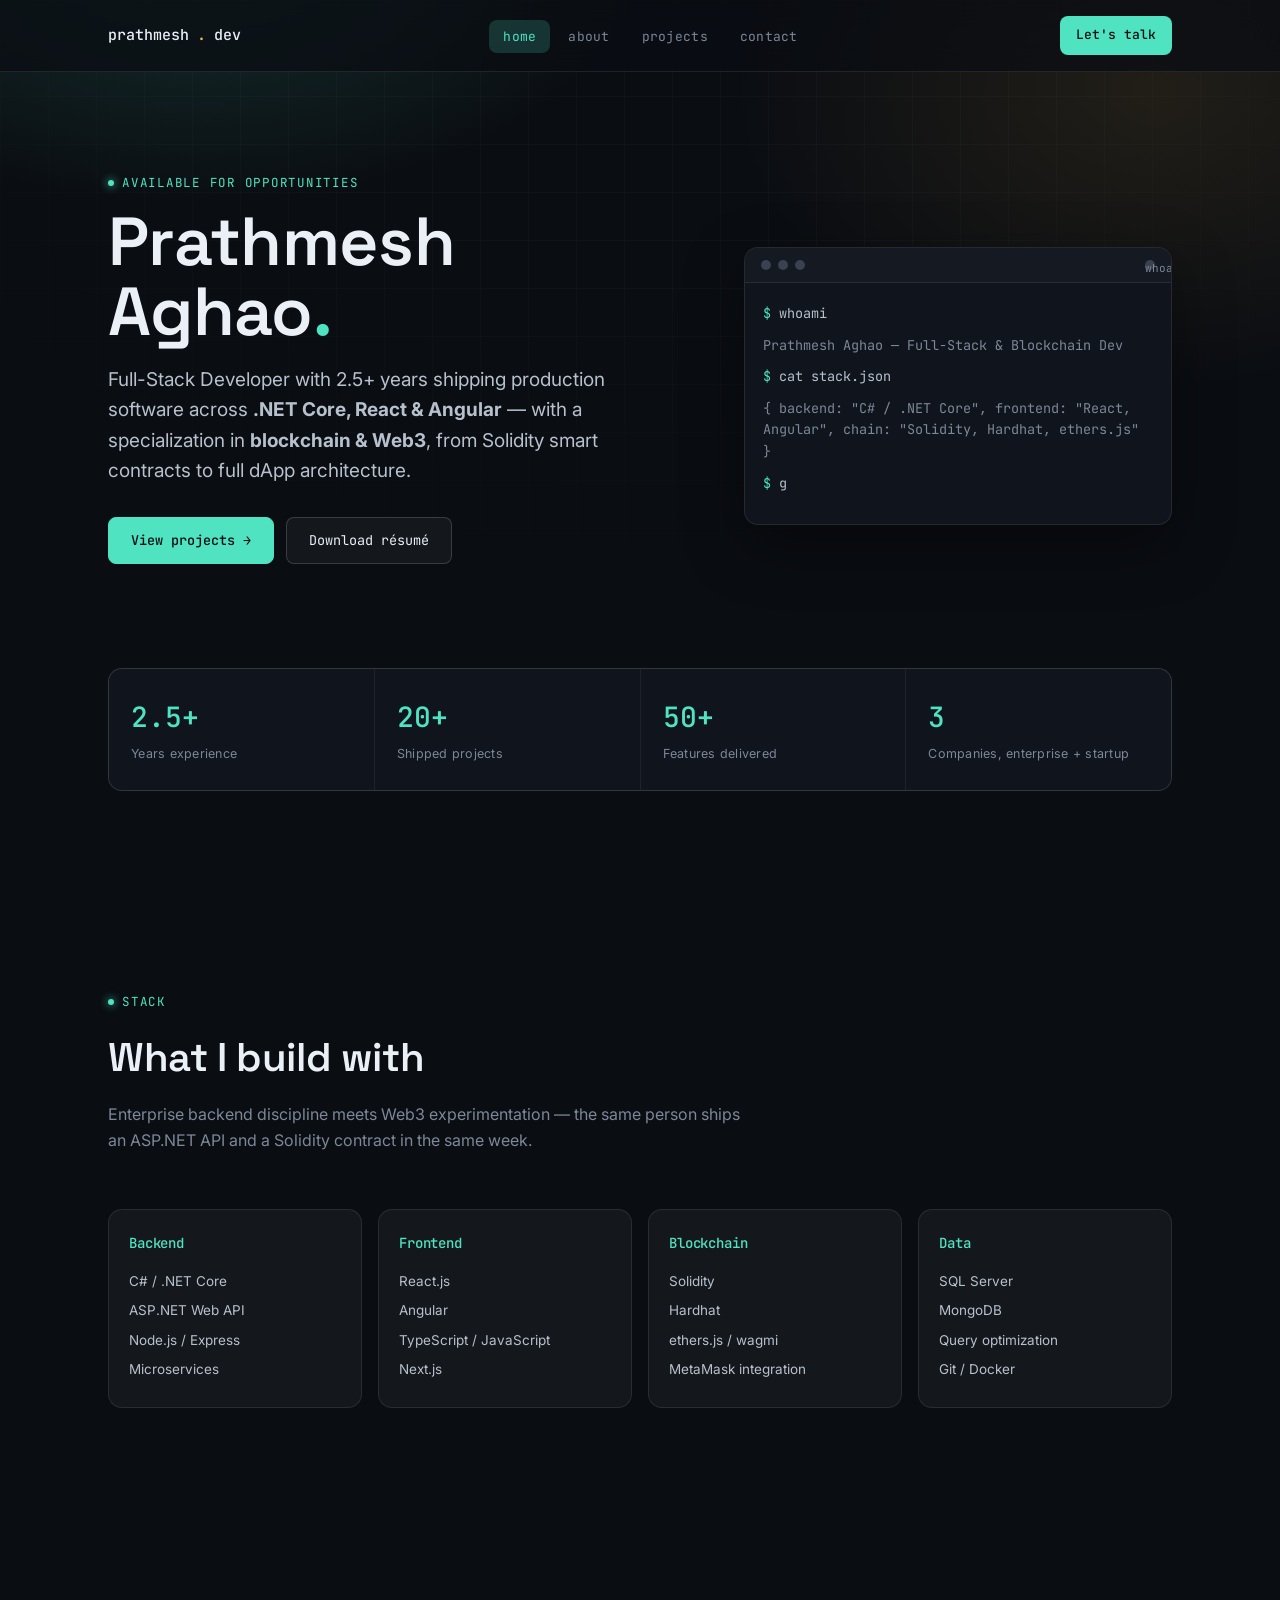
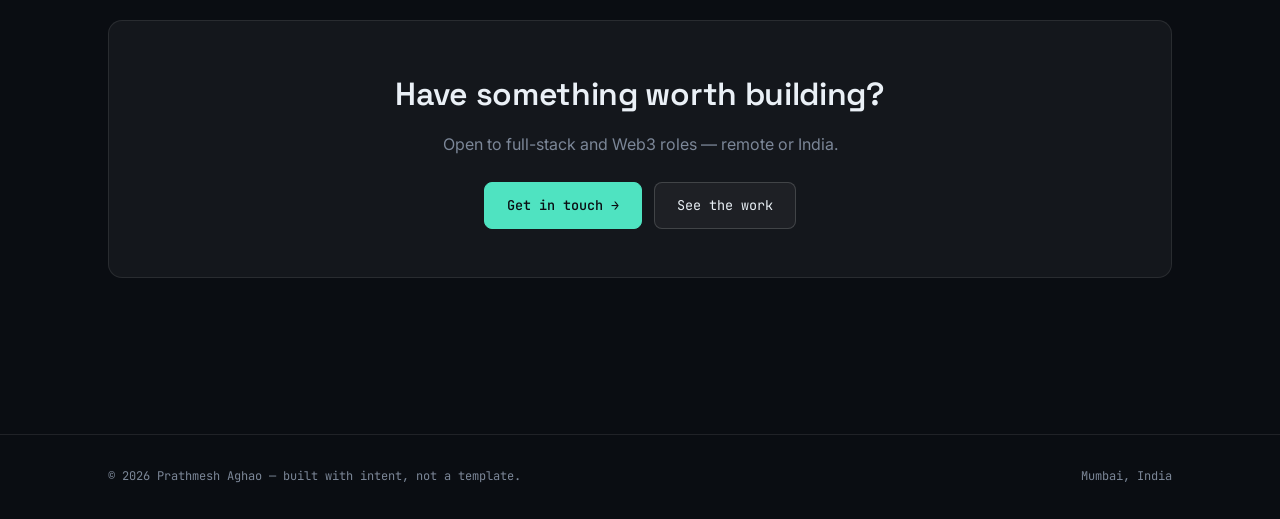
<file: index.html>
<!doctype html>
<html lang="en">
  <head>
    <meta charset="UTF-8" />
    <meta
      name="viewport"
      content="width=device-width, initial-scale=1, shrink-to-fit=no"
    />
    <title>Prathmesh Aghao — Full-Stack & Blockchain Developer</title>
    <meta
      name="description"
      content="Prathmesh Aghao — Full-Stack Developer building production software across .NET, React, and Ethereum smart contracts."
    />
    <link rel="stylesheet" href="style.css" />
  </head>
  <body>
    <nav class="nav">
      <div class="nav-inner">
        <a href="index.html" class="nav-logo"
          >prathmesh<span class="dot">.</span>dev</a
        >
        <button class="nav-toggle" aria-label="Toggle menu">menu</button>
        <ul class="nav-links">
          <li><a href="index.html" class="active">home</a></li>
          <li><a href="about.html">about</a></li>
          <li><a href="projects.html">projects</a></li>
          <li><a href="contact.html">contact</a></li>
        </ul>
        <a href="contact.html" class="nav-cta">Let's talk</a>
      </div>
    </nav>

    <header class="hero">
      <div class="container hero-grid">
        <div>
          <div class="eyebrow">AVAILABLE FOR OPPORTUNITIES</div>
          <h1 class="hero-name">
            Prathmesh<br />Aghao<span class="accent">.</span>
          </h1>
          <p class="hero-role">
            Full-Stack Developer with 2.5+ years shipping production software
            across <strong>.NET Core, React &amp; Angular</strong> — with a
            specialization in <strong>blockchain &amp; Web3</strong>, from
            Solidity smart contracts to full dApp architecture.
          </p>
          <div class="hero-actions">
            <a href="projects.html" class="btn btn-primary">View projects →</a>
            <a
              href="https://drive.google.com/file/d/1fqneGkzGh6LhXviR1u2pPhTGhOwsYoPb/view?usp=sharing"
              target="_blank"
              rel="noopener"
              class="btn"
              >Download résumé</a
            >
          </div>
        </div>

        <div class="terminal reveal">
          <div class="terminal-head">
            <span></span><span></span><span></span>
            <span class="label">whoami.sh</span>
          </div>
          <div
            class="terminal-body"
            data-lines='[
        {"type":"cmd","text":"whoami"},
        {"type":"out","text":"Prathmesh Aghao — Full-Stack &amp; Blockchain Dev"},
        {"type":"cmd","text":"cat stack.json"},
        {"type":"out","text":"{ backend: \"C# / .NET Core\", frontend: \"React, Angular\", chain: \"Solidity, Hardhat, ethers.js\" }"},
        {"type":"cmd","text":"git log -1 --oneline"},
        {"type":"out","text":"0x4fe3c1  feat: shipped 20+ features in production"}
      ]'
          ></div>
        </div>
      </div>

      <div class="container">
        <div class="stat-bar reveal">
          <div class="stat">
            <div class="stat-num">2.5+</div>
            <div class="stat-label">Years experience</div>
          </div>
          <div class="stat">
            <div class="stat-num">20+</div>
            <div class="stat-label">Shipped projects</div>
          </div>
          <div class="stat">
            <div class="stat-num">50+</div>
            <div class="stat-label">Features delivered</div>
          </div>
          <div class="stat">
            <div class="stat-num">3</div>
            <div class="stat-label">Companies, enterprise + startup</div>
          </div>
        </div>
      </div>
    </header>

    <section class="section">
      <div class="container">
        <div class="section-head reveal">
          <div class="eyebrow">STACK</div>
          <h2 class="section-title">What I build with</h2>
          <p class="section-sub">
            Enterprise backend discipline meets Web3 experimentation — the same
            person ships an ASP.NET API and a Solidity contract in the same
            week.
          </p>
        </div>
        <div class="skill-groups reveal">
          <div class="skill-card">
            <h4>Backend</h4>
            <ul>
              <li>C# / .NET Core</li>
              <li>ASP.NET Web API</li>
              <li>Node.js / Express</li>
              <li>Microservices</li>
            </ul>
          </div>
          <div class="skill-card">
            <h4>Frontend</h4>
            <ul>
              <li>React.js</li>
              <li>Angular</li>
              <li>TypeScript / JavaScript</li>
              <li>Next.js</li>
            </ul>
          </div>
          <div class="skill-card">
            <h4>Blockchain</h4>
            <ul>
              <li>Solidity</li>
              <li>Hardhat</li>
              <li>ethers.js / wagmi</li>
              <li>MetaMask integration</li>
            </ul>
          </div>
          <div class="skill-card">
            <h4>Data</h4>
            <ul>
              <li>SQL Server</li>
              <li>MongoDB</li>
              <li>Query optimization</li>
              <li>Git / Docker</li>
            </ul>
          </div>
        </div>
      </div>
    </section>

    <section class="section">
      <div class="container">
        <div class="cta-band reveal">
          <h2>Have something worth building?</h2>
          <p>Open to full-stack and Web3 roles — remote or India.</p>
          <div class="cta-actions">
            <a href="contact.html" class="btn btn-primary">Get in touch →</a>
            <a href="projects.html" class="btn">See the work</a>
          </div>
        </div>
      </div>
    </section>

    <footer class="footer">
      <div class="container footer-inner">
        <p>© 2026 Prathmesh Aghao — built with intent, not a template.</p>
        <p>Mumbai, India</p>
      </div>
    </footer>

    <script src="script.js"></script>
  </body>
</html>
</file>
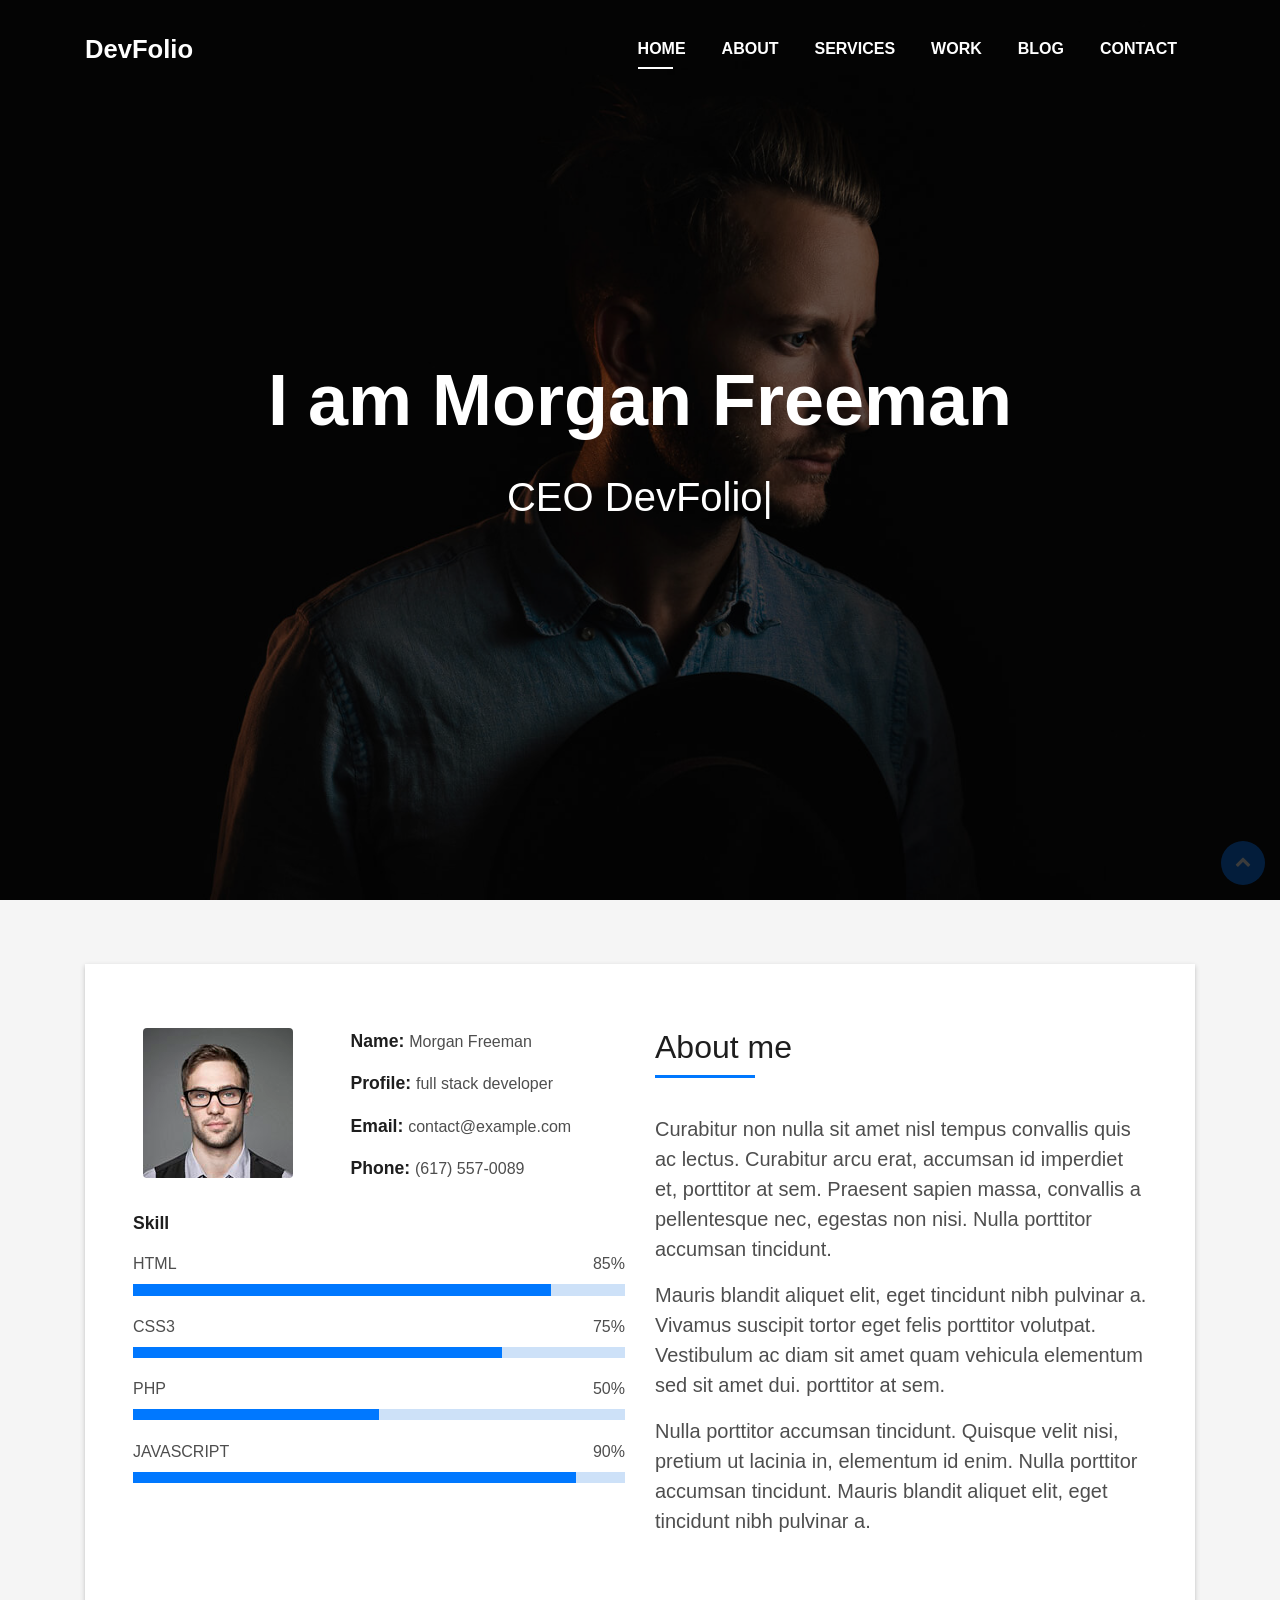
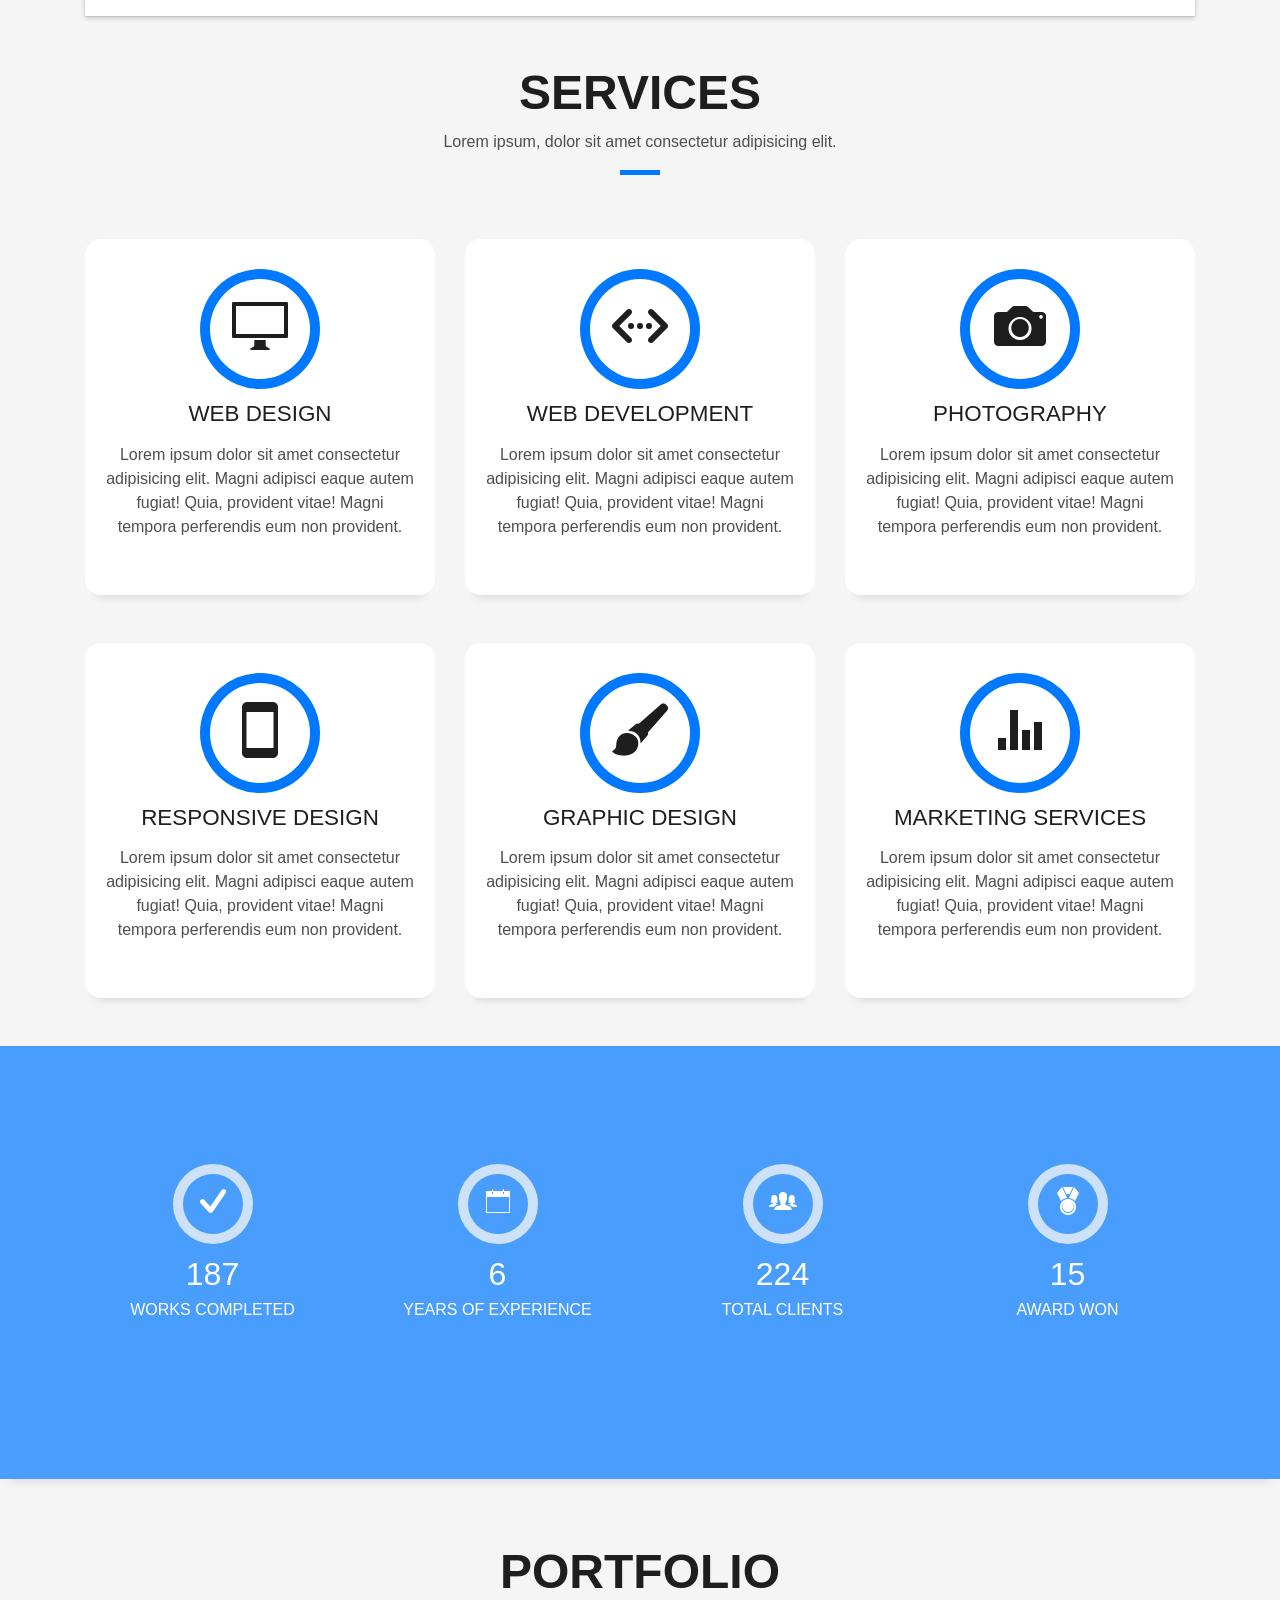
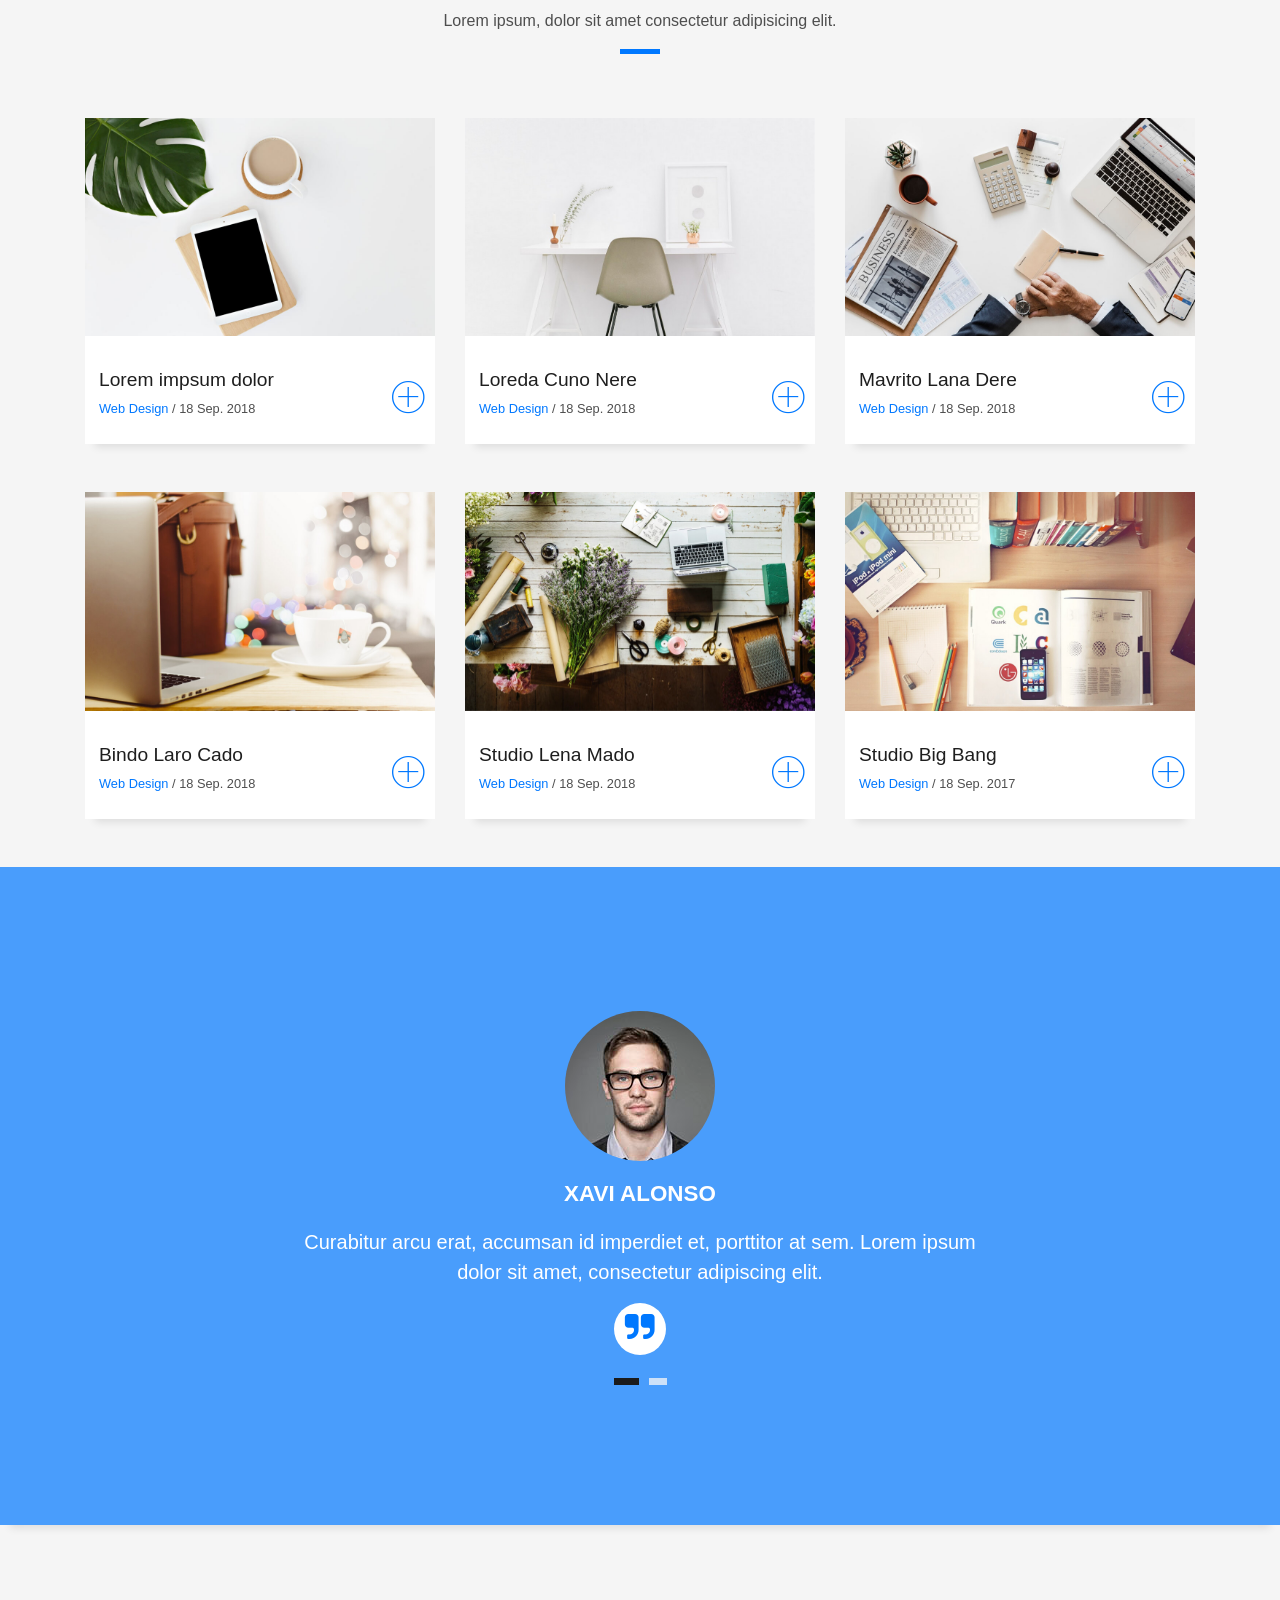
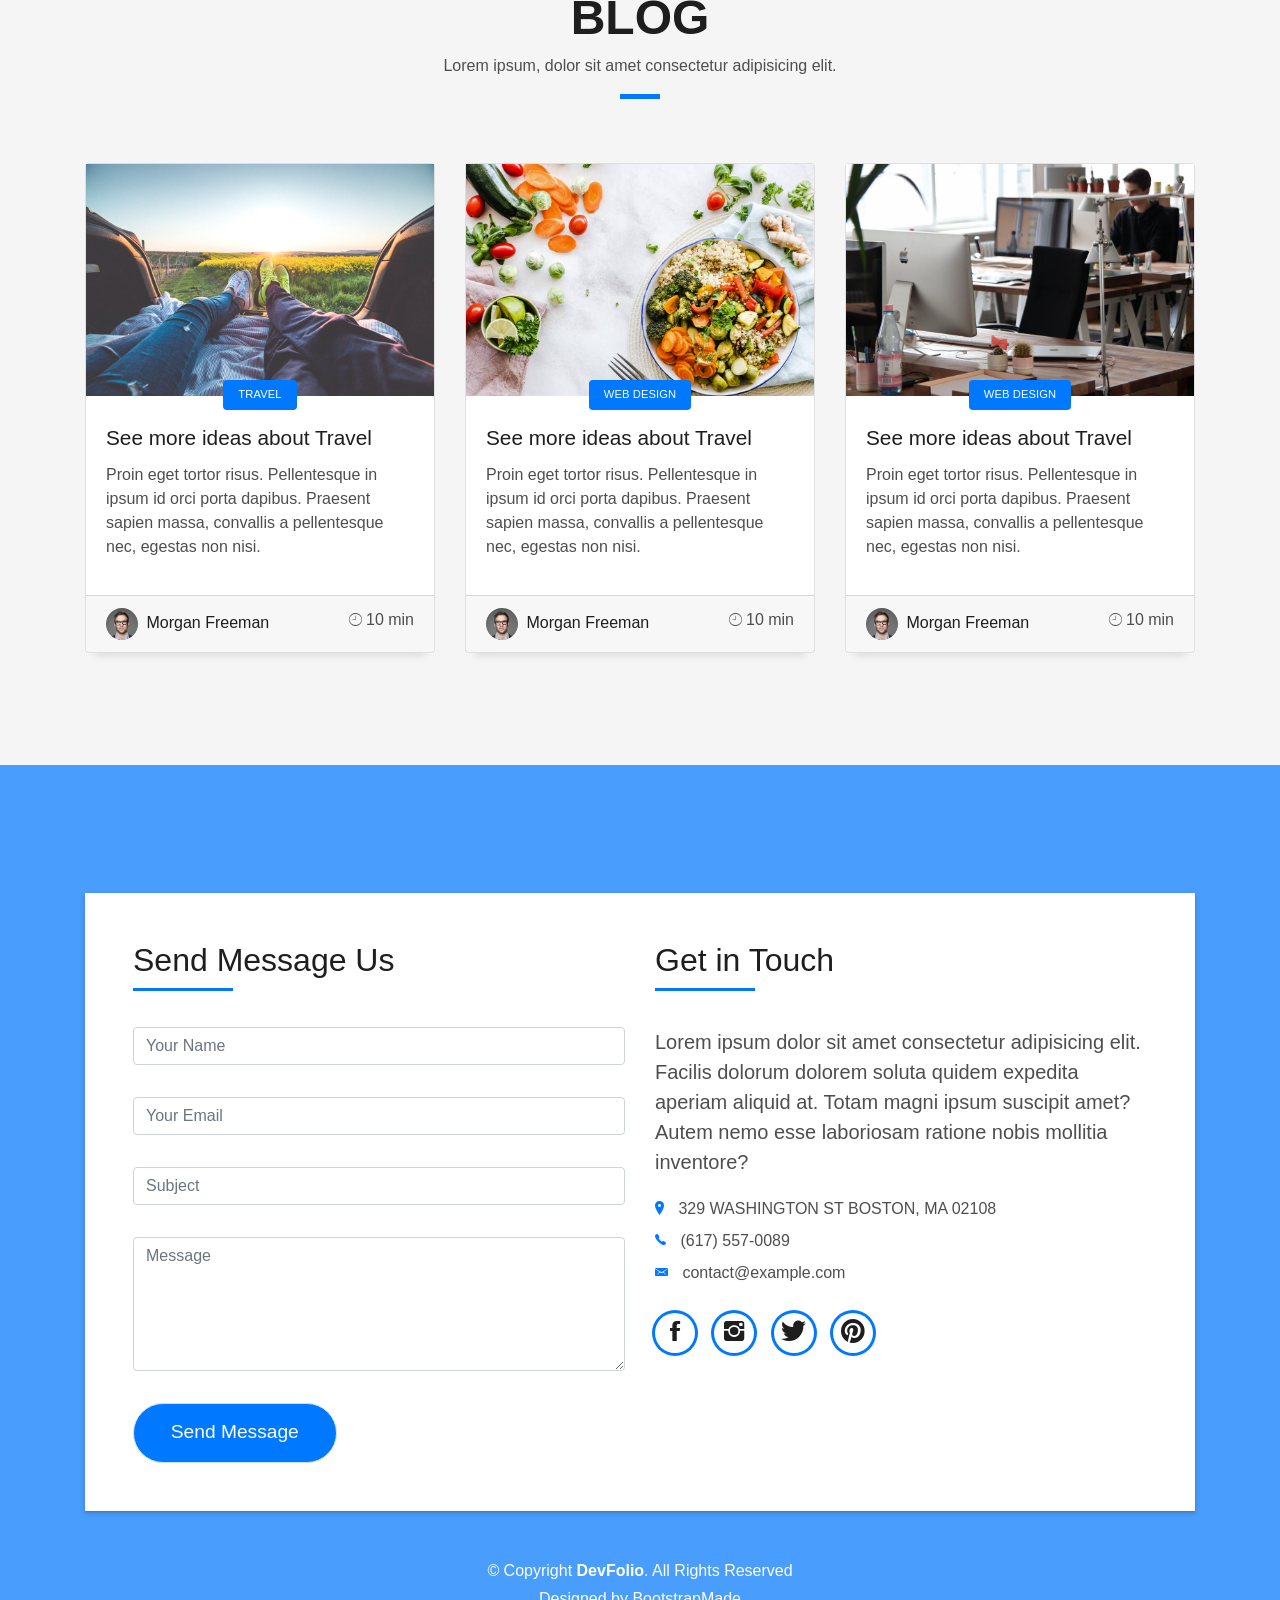
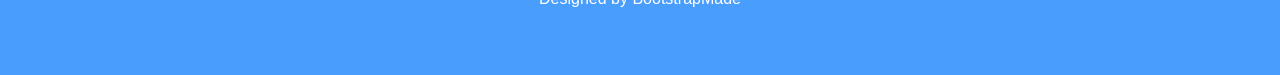
<file: devfolio-master/devfolio-master/index.html>
<!DOCTYPE html>
<html lang="en">
<head>
  <meta charset="utf-8">
  <title>DevFolio Bootstrap Template</title>
  <meta content="width=device-width, initial-scale=1.0" name="viewport">
  <meta content="" name="keywords">
  <meta content="" name="description">

  <!-- Favicons -->
  <link href="img/favicon.png" rel="icon">
  <link href="img/apple-touch-icon.png" rel="apple-touch-icon">

  <!-- Bootstrap CSS File -->
  <link href="lib/bootstrap/css/bootstrap.min.css" rel="stylesheet">

  <!-- Libraries CSS Files -->
  <link href="lib/font-awesome/css/font-awesome.min.css" rel="stylesheet">
  <link href="lib/animate/animate.min.css" rel="stylesheet">
  <link href="lib/ionicons/css/ionicons.min.css" rel="stylesheet">
  <link href="lib/owlcarousel/assets/owl.carousel.min.css" rel="stylesheet">
  <link href="lib/lightbox/css/lightbox.min.css" rel="stylesheet">

  <!-- Main Stylesheet File -->
  <link href="css/style.css" rel="stylesheet">

  <!-- =======================================================
    Theme Name: DevFolio
    Theme URL: https://bootstrapmade.com/devfolio-bootstrap-portfolio-html-template/
    Author: BootstrapMade.com
    License: https://bootstrapmade.com/license/
  ======================================================= -->
</head>

<body id="page-top">

  <!--/ Nav Star /-->
  <nav class="navbar navbar-b navbar-trans navbar-expand-md fixed-top" id="mainNav">
    <div class="container">
      <a class="navbar-brand js-scroll" href="#page-top">DevFolio</a>
      <button class="navbar-toggler collapsed" type="button" data-toggle="collapse" data-target="#navbarDefault"
        aria-controls="navbarDefault" aria-expanded="false" aria-label="Toggle navigation">
        <span></span>
        <span></span>
        <span></span>
      </button>
      <div class="navbar-collapse collapse justify-content-end" id="navbarDefault">
        <ul class="navbar-nav">
          <li class="nav-item">
            <a class="nav-link js-scroll active" href="#home">Home</a>
          </li>
          <li class="nav-item">
            <a class="nav-link js-scroll" href="#about">About</a>
          </li>
          <li class="nav-item">
            <a class="nav-link js-scroll" href="#service">Services</a>
          </li>
          <li class="nav-item">
            <a class="nav-link js-scroll" href="#work">Work</a>
          </li>
          <li class="nav-item">
            <a class="nav-link js-scroll" href="#blog">Blog</a>
          </li>
          <li class="nav-item">
            <a class="nav-link js-scroll" href="#contact">Contact</a>
          </li>
        </ul>
      </div>
    </div>
  </nav>
  <!--/ Nav End /-->

  <!--/ Intro Skew Star /-->
  <div id="home" class="intro route bg-image" style="background-image: url(img/intro-bg.jpg)">
    <div class="overlay-itro"></div>
    <div class="intro-content display-table">
      <div class="table-cell">
        <div class="container">
          <!--<p class="display-6 color-d">Hello, world!</p>-->
          <h1 class="intro-title mb-4">I am Morgan Freeman</h1>
          <p class="intro-subtitle"><span class="text-slider-items">CEO DevFolio,Web Developer,Web Designer,Frontend Developer,Graphic Designer</span><strong class="text-slider"></strong></p>
          <!-- <p class="pt-3"><a class="btn btn-primary btn js-scroll px-4" href="#about" role="button">Learn More</a></p> -->
        </div>
      </div>
    </div>
  </div>
  <!--/ Intro Skew End /-->

  <section id="about" class="about-mf sect-pt4 route">
    <div class="container">
      <div class="row">
        <div class="col-sm-12">
          <div class="box-shadow-full">
            <div class="row">
              <div class="col-md-6">
                <div class="row">
                  <div class="col-sm-6 col-md-5">
                    <div class="about-img">
                      <img src="img/testimonial-2.jpg" class="img-fluid rounded b-shadow-a" alt="">
                    </div>
                  </div>
                  <div class="col-sm-6 col-md-7">
                    <div class="about-info">
                      <p><span class="title-s">Name: </span> <span>Morgan Freeman</span></p>
                      <p><span class="title-s">Profile: </span> <span>full stack developer</span></p>
                      <p><span class="title-s">Email: </span> <span>contact@example.com</span></p>
                      <p><span class="title-s">Phone: </span> <span>(617) 557-0089</span></p>
                    </div>
                  </div>
                </div>
                <div class="skill-mf">
                  <p class="title-s">Skill</p>
                  <span>HTML</span> <span class="pull-right">85%</span>
                  <div class="progress">
                    <div class="progress-bar" role="progressbar" style="width: 85%;" aria-valuenow="85" aria-valuemin="0"
                      aria-valuemax="100"></div>
                  </div>
                  <span>CSS3</span> <span class="pull-right">75%</span>
                  <div class="progress">
                    <div class="progress-bar" role="progressbar" style="width: 75%" aria-valuenow="75" aria-valuemin="0"
                      aria-valuemax="100"></div>
                  </div>
                  <span>PHP</span> <span class="pull-right">50%</span>
                  <div class="progress">
                    <div class="progress-bar" role="progressbar" style="width: 50%" aria-valuenow="50" aria-valuemin="0"
                      aria-valuemax="100"></div>
                  </div>
                  <span>JAVASCRIPT</span> <span class="pull-right">90%</span>
                  <div class="progress">
                    <div class="progress-bar" role="progressbar" style="width: 90%" aria-valuenow="90" aria-valuemin="0"
                      aria-valuemax="100"></div>
                  </div>
                </div>
              </div>
              <div class="col-md-6">
                <div class="about-me pt-4 pt-md-0">
                  <div class="title-box-2">
                    <h5 class="title-left">
                      About me
                    </h5>
                  </div>
                  <p class="lead">
                    Curabitur non nulla sit amet nisl tempus convallis quis ac lectus. Curabitur arcu erat, accumsan id
                    imperdiet et, porttitor
                    at sem. Praesent sapien massa, convallis a pellentesque nec, egestas non nisi. Nulla
                    porttitor accumsan tincidunt.
                  </p>
                  <p class="lead">
                    Mauris blandit aliquet elit, eget tincidunt nibh pulvinar a. Vivamus suscipit tortor eget felis
                    porttitor volutpat. Vestibulum
                    ac diam sit amet quam vehicula elementum sed sit amet dui. porttitor at sem.
                  </p>
                  <p class="lead">
                    Nulla porttitor accumsan tincidunt. Quisque velit nisi, pretium ut lacinia in, elementum id enim.
                    Nulla porttitor accumsan
                    tincidunt. Mauris blandit aliquet elit, eget tincidunt nibh pulvinar a.
                  </p>
                </div>
              </div>
            </div>
          </div>
        </div>
      </div>
    </div>
  </section>

  <!--/ Section Services Star /-->
  <section id="service" class="services-mf route">
    <div class="container">
      <div class="row">
        <div class="col-sm-12">
          <div class="title-box text-center">
            <h3 class="title-a">
              Services
            </h3>
            <p class="subtitle-a">
              Lorem ipsum, dolor sit amet consectetur adipisicing elit.
            </p>
            <div class="line-mf"></div>
          </div>
        </div>
      </div>
      <div class="row">
        <div class="col-md-4">
          <div class="service-box">
            <div class="service-ico">
              <span class="ico-circle"><i class="ion-monitor"></i></span>
            </div>
            <div class="service-content">
              <h2 class="s-title">Web Design</h2>
              <p class="s-description text-center">
                Lorem ipsum dolor sit amet consectetur adipisicing elit. Magni adipisci eaque autem fugiat! Quia,
                provident vitae! Magni
                tempora perferendis eum non provident.
              </p>
            </div>
          </div>
        </div>
        <div class="col-md-4">
          <div class="service-box">
            <div class="service-ico">
              <span class="ico-circle"><i class="ion-code-working"></i></span>
            </div>
            <div class="service-content">
              <h2 class="s-title">Web Development</h2>
              <p class="s-description text-center">
                Lorem ipsum dolor sit amet consectetur adipisicing elit. Magni adipisci eaque autem fugiat! Quia,
                provident vitae! Magni
                tempora perferendis eum non provident.
              </p>
            </div>
          </div>
        </div>
        <div class="col-md-4">
          <div class="service-box">
            <div class="service-ico">
              <span class="ico-circle"><i class="ion-camera"></i></span>
            </div>
            <div class="service-content">
              <h2 class="s-title">Photography</h2>
              <p class="s-description text-center">
                Lorem ipsum dolor sit amet consectetur adipisicing elit. Magni adipisci eaque autem fugiat! Quia,
                provident vitae! Magni
                tempora perferendis eum non provident.
              </p>
            </div>
          </div>
        </div>
        <div class="col-md-4">
          <div class="service-box">
            <div class="service-ico">
              <span class="ico-circle"><i class="ion-android-phone-portrait"></i></span>
            </div>
            <div class="service-content">
              <h2 class="s-title">Responsive Design</h2>
              <p class="s-description text-center">
                Lorem ipsum dolor sit amet consectetur adipisicing elit. Magni adipisci eaque autem fugiat! Quia,
                provident vitae! Magni
                tempora perferendis eum non provident.
              </p>
            </div>
          </div>
        </div>
        <div class="col-md-4">
          <div class="service-box">
            <div class="service-ico">
              <span class="ico-circle"><i class="ion-paintbrush"></i></span>
            </div>
            <div class="service-content">
              <h2 class="s-title">Graphic Design</h2>
              <p class="s-description text-center">
                Lorem ipsum dolor sit amet consectetur adipisicing elit. Magni adipisci eaque autem fugiat! Quia,
                provident vitae! Magni
                tempora perferendis eum non provident.
              </p>
            </div>
          </div>
        </div>
        <div class="col-md-4">
          <div class="service-box">
            <div class="service-ico">
              <span class="ico-circle"><i class="ion-stats-bars"></i></span>
            </div>
            <div class="service-content">
              <h2 class="s-title">Marketing Services</h2>
              <p class="s-description text-center">
                Lorem ipsum dolor sit amet consectetur adipisicing elit. Magni adipisci eaque autem fugiat! Quia,
                provident vitae! Magni
                tempora perferendis eum non provident.
              </p>
            </div>
          </div>
        </div>
      </div>
    </div>
  </section>
  <!--/ Section Services End /-->

  <div class="section-counter paralax-mf bg-image" style="background-image: url(img/counters-bg.jpg)">
    <div class="overlay-mf"></div>
    <div class="container">
      <div class="row">
        <div class="col-sm-3 col-lg-3">
          <div class="counter-box">
            <div class="counter-ico">
              <span class="ico-circle"><i class="ion-checkmark-round"></i></span>
            </div>
            <div class="counter-num">
              <p class="counter">450</p>
              <span class="counter-text">WORKS COMPLETED</span>
            </div>
          </div>
        </div>
        <div class="col-sm-3 col-lg-3">
          <div class="counter-box pt-4 pt-md-0">
            <div class="counter-ico">
              <span class="ico-circle"><i class="ion-ios-calendar-outline"></i></span>
            </div>
            <div class="counter-num">
              <p class="counter">15</p>
              <span class="counter-text">YEARS OF EXPERIENCE</span>
            </div>
          </div>
        </div>
        <div class="col-sm-3 col-lg-3">
          <div class="counter-box pt-4 pt-md-0">
            <div class="counter-ico">
              <span class="ico-circle"><i class="ion-ios-people"></i></span>
            </div>
            <div class="counter-num">
              <p class="counter">550</p>
              <span class="counter-text">TOTAL CLIENTS</span>
            </div>
          </div>
        </div>
        <div class="col-sm-3 col-lg-3">
          <div class="counter-box pt-4 pt-md-0">
            <div class="counter-ico">
              <span class="ico-circle"><i class="ion-ribbon-a"></i></span>
            </div>
            <div class="counter-num">
              <p class="counter">36</p>
              <span class="counter-text">AWARD WON</span>
            </div>
          </div>
        </div>
      </div>
    </div>
  </div>

  <!--/ Section Portfolio Star /-->
  <section id="work" class="portfolio-mf sect-pt4 route">
    <div class="container">
      <div class="row">
        <div class="col-sm-12">
          <div class="title-box text-center">
            <h3 class="title-a">
              Portfolio
            </h3>
            <p class="subtitle-a">
              Lorem ipsum, dolor sit amet consectetur adipisicing elit.
            </p>
            <div class="line-mf"></div>
          </div>
        </div>
      </div>
      <div class="row">
        <div class="col-md-4">
          <div class="work-box">
            <a href="img/work-1.jpg" data-lightbox="gallery-mf">
              <div class="work-img">
                <img src="img/work-1.jpg" alt="" class="img-fluid">
              </div>
              <div class="work-content">
                <div class="row">
                  <div class="col-sm-8">
                    <h2 class="w-title">Lorem impsum dolor</h2>
                    <div class="w-more">
                      <span class="w-ctegory">Web Design</span> / <span class="w-date">18 Sep. 2018</span>
                    </div>
                  </div>
                  <div class="col-sm-4">
                    <div class="w-like">
                      <span class="ion-ios-plus-outline"></span>
                    </div>
                  </div>
                </div>
              </div>
            </a>
          </div>
        </div>
        <div class="col-md-4">
          <div class="work-box">
            <a href="img/work-2.jpg" data-lightbox="gallery-mf">
              <div class="work-img">
                <img src="img/work-2.jpg" alt="" class="img-fluid">
              </div>
              <div class="work-content">
                <div class="row">
                  <div class="col-sm-8">
                    <h2 class="w-title">Loreda Cuno Nere</h2>
                    <div class="w-more">
                      <span class="w-ctegory">Web Design</span> / <span class="w-date">18 Sep. 2018</span>
                    </div>
                  </div>
                  <div class="col-sm-4">
                    <div class="w-like">
                      <span class="ion-ios-plus-outline"></span>
                    </div>
                  </div>
                </div>
              </div>
            </a>
          </div>
        </div>
        <div class="col-md-4">
          <div class="work-box">
            <a href="img/work-3.jpg" data-lightbox="gallery-mf">
              <div class="work-img">
                <img src="img/work-3.jpg" alt="" class="img-fluid">
              </div>
              <div class="work-content">
                <div class="row">
                  <div class="col-sm-8">
                    <h2 class="w-title">Mavrito Lana Dere</h2>
                    <div class="w-more">
                      <span class="w-ctegory">Web Design</span> / <span class="w-date">18 Sep. 2018</span>
                    </div>
                  </div>
                  <div class="col-sm-4">
                    <div class="w-like">
                      <span class="ion-ios-plus-outline"></span>
                    </div>
                  </div>
                </div>
              </div>
            </a>
          </div>
        </div>
        <div class="col-md-4">
          <div class="work-box">
            <a href="img/work-4.jpg" data-lightbox="gallery-mf">
              <div class="work-img">
                <img src="img/work-4.jpg" alt="" class="img-fluid">
              </div>
              <div class="work-content">
                <div class="row">
                  <div class="col-sm-8">
                    <h2 class="w-title">Bindo Laro Cado</h2>
                    <div class="w-more">
                      <span class="w-ctegory">Web Design</span> / <span class="w-date">18 Sep. 2018</span>
                    </div>
                  </div>
                  <div class="col-sm-4">
                    <div class="w-like">
                      <span class="ion-ios-plus-outline"></span>
                    </div>
                  </div>
                </div>
              </div>
            </a>
          </div>
        </div>
        <div class="col-md-4">
          <div class="work-box">
            <a href="img/work-5.jpg" data-lightbox="gallery-mf">
              <div class="work-img">
                <img src="img/work-5.jpg" alt="" class="img-fluid">
              </div>
              <div class="work-content">
                <div class="row">
                  <div class="col-sm-8">
                    <h2 class="w-title">Studio Lena Mado</h2>
                    <div class="w-more">
                      <span class="w-ctegory">Web Design</span> / <span class="w-date">18 Sep. 2018</span>
                    </div>
                  </div>
                  <div class="col-sm-4">
                    <div class="w-like">
                      <span class="ion-ios-plus-outline"></span>
                    </div>
                  </div>
                </div>
              </div>
            </a>
          </div>
        </div>
        <div class="col-md-4">
          <div class="work-box">
            <a href="img/work-6.jpg" data-lightbox="gallery-mf">
              <div class="work-img">
                <img src="img/work-6.jpg" alt="" class="img-fluid">
              </div>
              <div class="work-content">
                <div class="row">
                  <div class="col-sm-8">
                    <h2 class="w-title">Studio Big Bang</h2>
                    <div class="w-more">
                      <span class="w-ctegory">Web Design</span> / <span class="w-date">18 Sep. 2017</span>
                    </div>
                  </div>
                  <div class="col-sm-4">
                    <div class="w-like">
                      <span class="ion-ios-plus-outline"></span>
                    </div>
                  </div>
                </div>
              </div>
            </a>
          </div>
        </div>
        
      </div>
    </div>
  </section>
  <!--/ Section Portfolio End /-->

  <!--/ Section Testimonials Star /-->
  <div class="testimonials paralax-mf bg-image" style="background-image: url(img/overlay-bg.jpg)">
    <div class="overlay-mf"></div>
    <div class="container">
      <div class="row">
        <div class="col-md-12">
          <div id="testimonial-mf" class="owl-carousel owl-theme">
            <div class="testimonial-box">
              <div class="author-test">
                <img src="img/testimonial-2.jpg" alt="" class="rounded-circle b-shadow-a">
                <span class="author">Xavi Alonso</span>
              </div>
              <div class="content-test">
                <p class="description lead">
                  Curabitur arcu erat, accumsan id imperdiet et, porttitor at sem. Lorem ipsum dolor sit amet,
                  consectetur adipiscing elit.
                </p>
                <span class="comit"><i class="fa fa-quote-right"></i></span>
              </div>
            </div>
            <div class="testimonial-box">
              <div class="author-test">
                <img src="img/testimonial-4.jpg" alt="" class="rounded-circle b-shadow-a">
                <span class="author">Marta Socrate</span>
              </div>
              <div class="content-test">
                <p class="description lead">
                  Curabitur arcu erat, accumsan id imperdiet et, porttitor at sem. Lorem ipsum dolor sit amet,
                  consectetur adipiscing elit.
                </p>
                <span class="comit"><i class="fa fa-quote-right"></i></span>
              </div>
            </div>
          </div>
        </div>
      </div>
    </div>
  </div>

  <!--/ Section Blog Star /-->
  <section id="blog" class="blog-mf sect-pt4 route">
    <div class="container">
      <div class="row">
        <div class="col-sm-12">
          <div class="title-box text-center">
            <h3 class="title-a">
              Blog
            </h3>
            <p class="subtitle-a">
              Lorem ipsum, dolor sit amet consectetur adipisicing elit.
            </p>
            <div class="line-mf"></div>
          </div>
        </div>
      </div>
      <div class="row">
        <div class="col-md-4">
          <div class="card card-blog">
            <div class="card-img">
              <a href="blog-single.html"><img src="img/post-1.jpg" alt="" class="img-fluid"></a>
            </div>
            <div class="card-body">
              <div class="card-category-box">
                <div class="card-category">
                  <h6 class="category">Travel</h6>
                </div>
              </div>
              <h3 class="card-title"><a href="blog-single.html">See more ideas about Travel</a></h3>
              <p class="card-description">
                Proin eget tortor risus. Pellentesque in ipsum id orci porta dapibus. Praesent sapien massa, convallis
                a pellentesque nec,
                egestas non nisi.
              </p>
            </div>
            <div class="card-footer">
              <div class="post-author">
                <a href="#">
                  <img src="img/testimonial-2.jpg" alt="" class="avatar rounded-circle">
                  <span class="author">Morgan Freeman</span>
                </a>
              </div>
              <div class="post-date">
                <span class="ion-ios-clock-outline"></span> 10 min
              </div>
            </div>
          </div>
        </div>
        <div class="col-md-4">
          <div class="card card-blog">
            <div class="card-img">
              <a href="blog-single.html"><img src="img/post-2.jpg" alt="" class="img-fluid"></a>
            </div>
            <div class="card-body">
              <div class="card-category-box">
                <div class="card-category">
                  <h6 class="category">Web Design</h6>
                </div>
              </div>
              <h3 class="card-title"><a href="blog-single.html">See more ideas about Travel</a></h3>
              <p class="card-description">
                Proin eget tortor risus. Pellentesque in ipsum id orci porta dapibus. Praesent sapien massa, convallis
                a pellentesque nec,
                egestas non nisi.
              </p>
            </div>
            <div class="card-footer">
              <div class="post-author">
                <a href="#">
                  <img src="img/testimonial-2.jpg" alt="" class="avatar rounded-circle">
                  <span class="author">Morgan Freeman</span>
                </a>
              </div>
              <div class="post-date">
                <span class="ion-ios-clock-outline"></span> 10 min
              </div>
            </div>
          </div>
        </div>
        <div class="col-md-4">
          <div class="card card-blog">
            <div class="card-img">
              <a href="blog-single.html"><img src="img/post-3.jpg" alt="" class="img-fluid"></a>
            </div>
            <div class="card-body">
              <div class="card-category-box">
                <div class="card-category">
                  <h6 class="category">Web Design</h6>
                </div>
              </div>
              <h3 class="card-title"><a href="blog-single.html">See more ideas about Travel</a></h3>
              <p class="card-description">
                Proin eget tortor risus. Pellentesque in ipsum id orci porta dapibus. Praesent sapien massa, convallis
                a pellentesque nec,
                egestas non nisi.
              </p>
            </div>
            <div class="card-footer">
              <div class="post-author">
                <a href="#">
                  <img src="img/testimonial-2.jpg" alt="" class="avatar rounded-circle">
                  <span class="author">Morgan Freeman</span>
                </a>
              </div>
              <div class="post-date">
                <span class="ion-ios-clock-outline"></span> 10 min
              </div>
            </div>
          </div>
        </div>
      </div>
    </div>
  </section>
  <!--/ Section Blog End /-->

  <!--/ Section Contact-Footer Star /-->
  <section class="paralax-mf footer-paralax bg-image sect-mt4 route" style="background-image: url(img/overlay-bg.jpg)">
    <div class="overlay-mf"></div>
    <div class="container">
      <div class="row">
        <div class="col-sm-12">
          <div class="contact-mf">
            <div id="contact" class="box-shadow-full">
              <div class="row">
                <div class="col-md-6">
                  <div class="title-box-2">
                    <h5 class="title-left">
                      Send Message Us
                    </h5>
                  </div>
                  <div>
                      <form action="" method="post" role="form" class="contactForm">
                      <div id="sendmessage">Your message has been sent. Thank you!</div>
                      <div id="errormessage"></div>
                      <div class="row">
                        <div class="col-md-12 mb-3">
                          <div class="form-group">
                            <input type="text" name="name" class="form-control" id="name" placeholder="Your Name" data-rule="minlen:4" data-msg="Please enter at least 4 chars" />
                            <div class="validation"></div>
                          </div>
                        </div>
                        <div class="col-md-12 mb-3">
                          <div class="form-group">
                            <input type="email" class="form-control" name="email" id="email" placeholder="Your Email" data-rule="email" data-msg="Please enter a valid email" />
                            <div class="validation"></div>
                          </div>
                        </div>
                        <div class="col-md-12 mb-3">
                            <div class="form-group">
                              <input type="text" class="form-control" name="subject" id="subject" placeholder="Subject" data-rule="minlen:4" data-msg="Please enter at least 8 chars of subject" />
                              <div class="validation"></div>
                            </div>
                        </div>
                        <div class="col-md-12 mb-3">
                          <div class="form-group">
                            <textarea class="form-control" name="message" rows="5" data-rule="required" data-msg="Please write something for us" placeholder="Message"></textarea>
                            <div class="validation"></div>
                          </div>
                        </div>
                        <div class="col-md-12">
                          <button type="submit" class="button button-a button-big button-rouded">Send Message</button>
                        </div>
                      </div>
                    </form>
                  </div>
                </div>
                <div class="col-md-6">
                  <div class="title-box-2 pt-4 pt-md-0">
                    <h5 class="title-left">
                      Get in Touch
                    </h5>
                  </div>
                  <div class="more-info">
                    <p class="lead">
                      Lorem ipsum dolor sit amet consectetur adipisicing elit. Facilis dolorum dolorem soluta quidem
                      expedita aperiam aliquid at.
                      Totam magni ipsum suscipit amet? Autem nemo esse laboriosam ratione nobis
                      mollitia inventore?
                    </p>
                    <ul class="list-ico">
                      <li><span class="ion-ios-location"></span> 329 WASHINGTON ST BOSTON, MA 02108</li>
                      <li><span class="ion-ios-telephone"></span> (617) 557-0089</li>
                      <li><span class="ion-email"></span> contact@example.com</li>
                    </ul>
                  </div>
                  <div class="socials">
                    <ul>
                      <li><a href=""><span class="ico-circle"><i class="ion-social-facebook"></i></span></a></li>
                      <li><a href=""><span class="ico-circle"><i class="ion-social-instagram"></i></span></a></li>
                      <li><a href=""><span class="ico-circle"><i class="ion-social-twitter"></i></span></a></li>
                      <li><a href=""><span class="ico-circle"><i class="ion-social-pinterest"></i></span></a></li>
                    </ul>
                  </div>
                </div>
              </div>
            </div>
          </div>
        </div>
      </div>
    </div>
    <footer>
      <div class="container">
        <div class="row">
          <div class="col-sm-12">
            <div class="copyright-box">
              <p class="copyright">&copy; Copyright <strong>DevFolio</strong>. All Rights Reserved</p>
              <div class="credits">
                <!--
                  All the links in the footer should remain intact.
                  You can delete the links only if you purchased the pro version.
                  Licensing information: https://bootstrapmade.com/license/
                  Purchase the pro version with working PHP/AJAX contact form: https://bootstrapmade.com/buy/?theme=DevFolio
                -->
                Designed by <a href="https://bootstrapmade.com/">BootstrapMade</a>
              </div>
            </div>
          </div>
        </div>
      </div>
    </footer>
  </section>
  <!--/ Section Contact-footer End /-->

  <a href="#" class="back-to-top"><i class="fa fa-chevron-up"></i></a>
  <div id="preloader"></div>

  <!-- JavaScript Libraries -->
  <script src="lib/jquery/jquery.min.js"></script>
  <script src="lib/jquery/jquery-migrate.min.js"></script>
  <script src="lib/popper/popper.min.js"></script>
  <script src="lib/bootstrap/js/bootstrap.min.js"></script>
  <script src="lib/easing/easing.min.js"></script>
  <script src="lib/counterup/jquery.waypoints.min.js"></script>
  <script src="lib/counterup/jquery.counterup.js"></script>
  <script src="lib/owlcarousel/owl.carousel.min.js"></script>
  <script src="lib/lightbox/js/lightbox.min.js"></script>
  <script src="lib/typed/typed.min.js"></script>
  <!-- Contact Form JavaScript File -->
  <script src="contactform/contactform.js"></script>

  <!-- Template Main Javascript File -->
  <script src="js/main.js"></script>

</body>
</html>
</file>
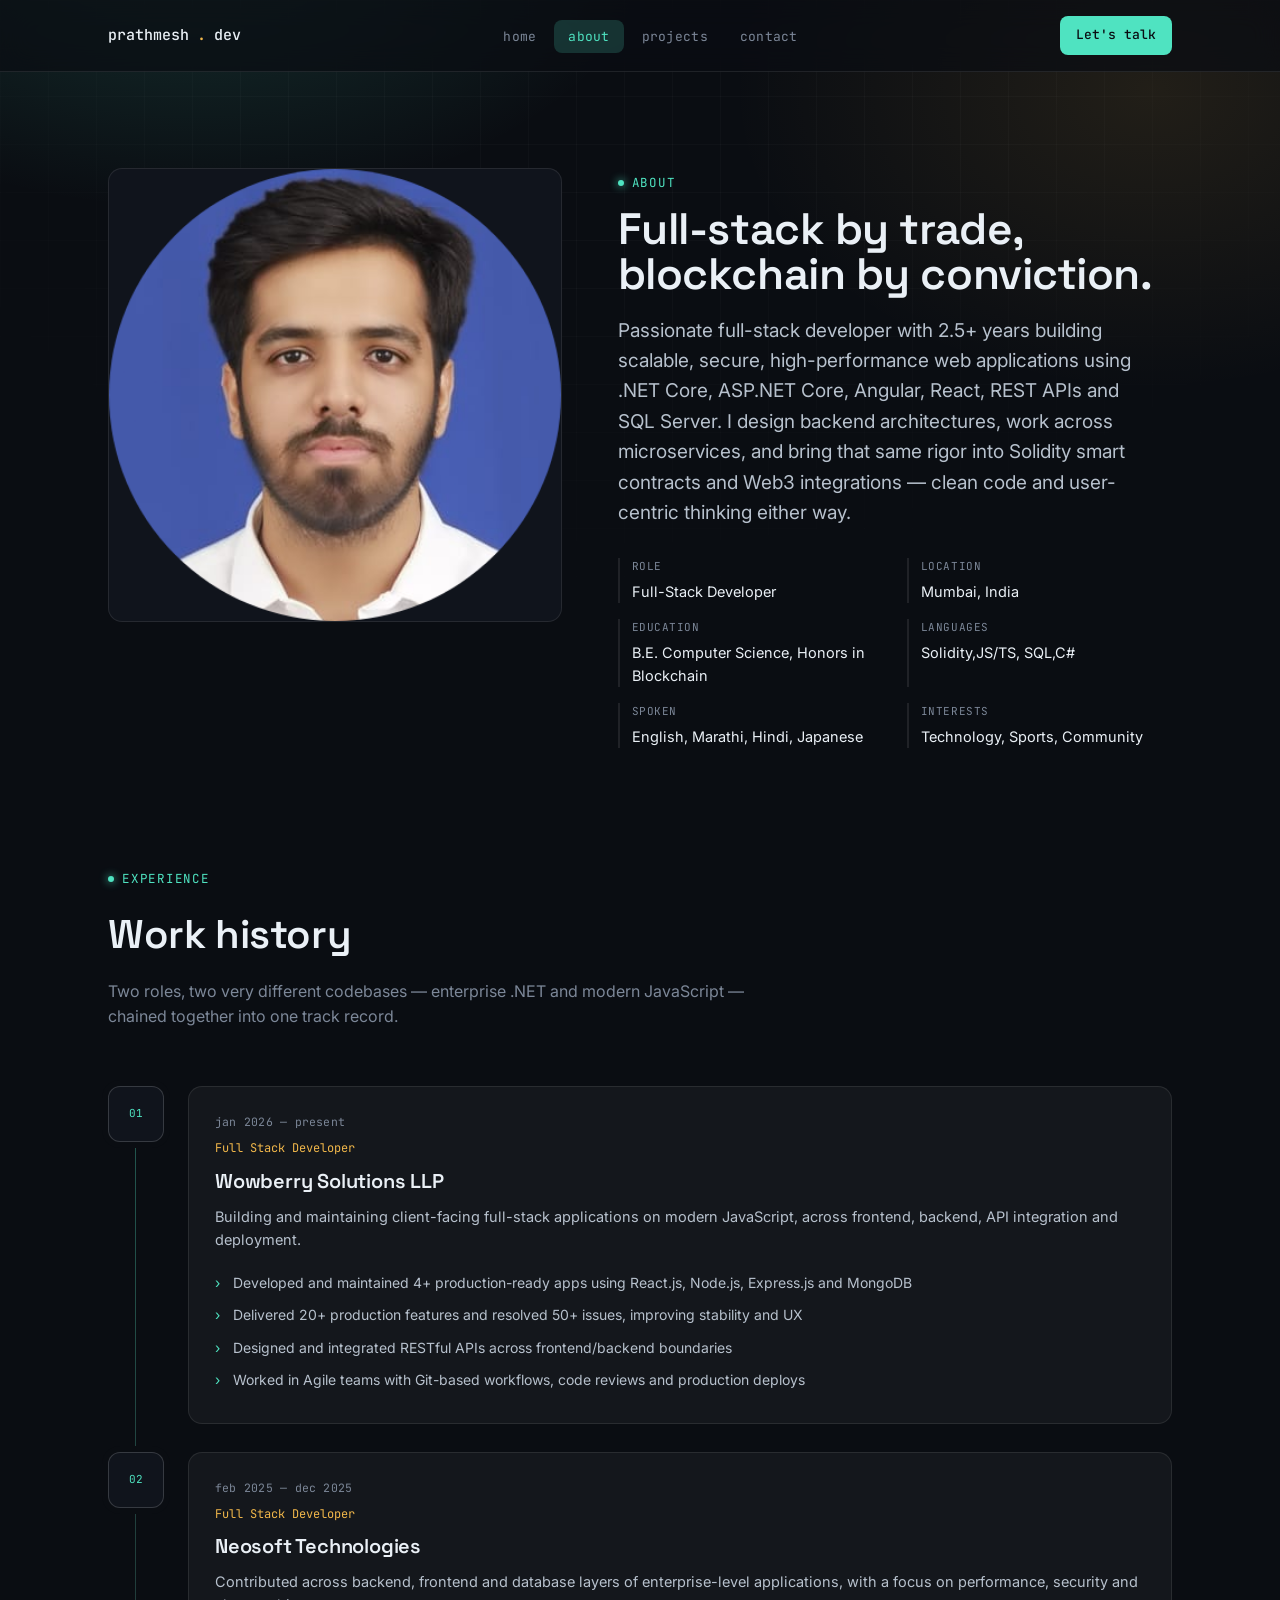
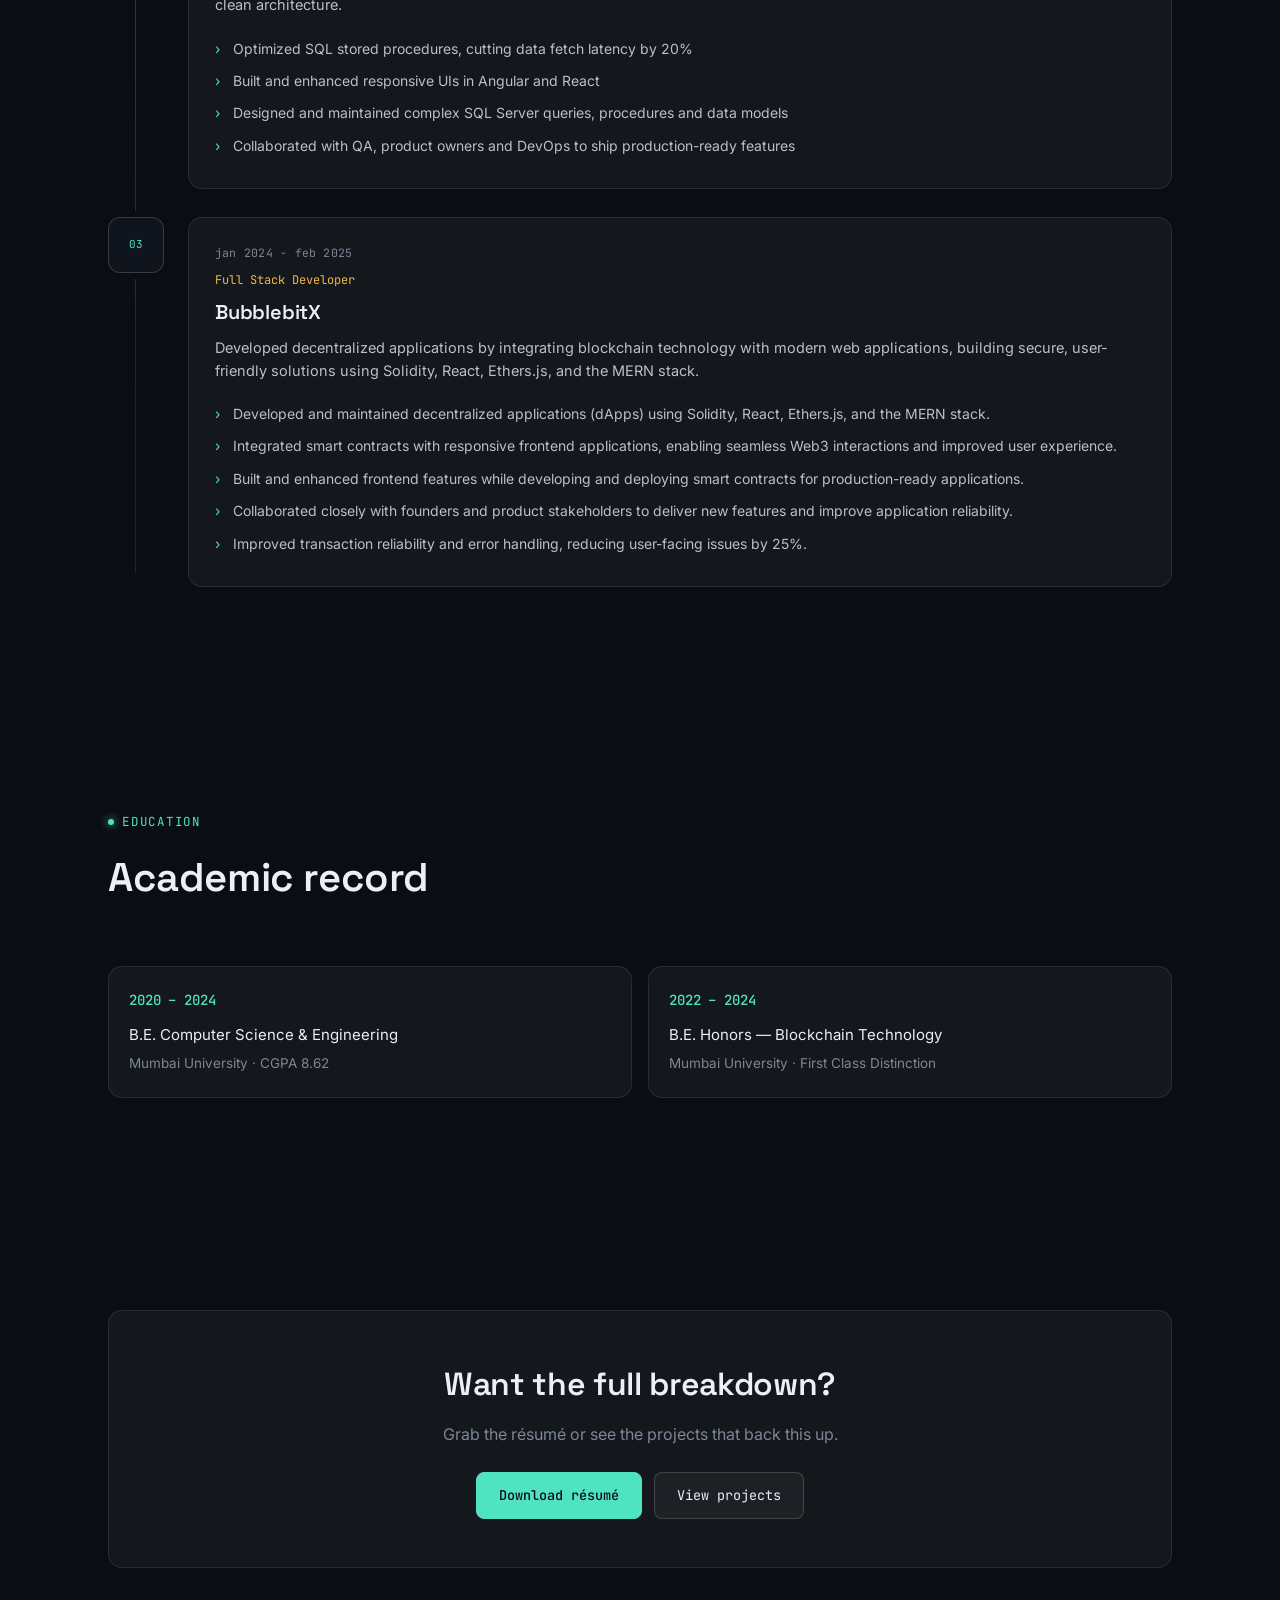
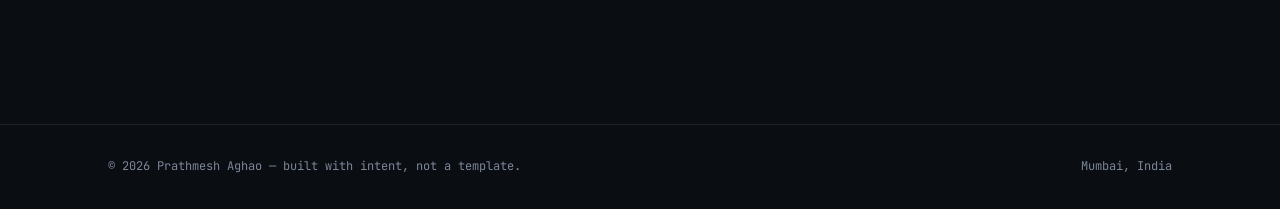
<file: about.html>
<!doctype html>
<html lang="en">
  <head>
    <meta charset="UTF-8" />
    <meta
      name="viewport"
      content="width=device-width, initial-scale=1, shrink-to-fit=no"
    />
    <title>About — Prathmesh Aghao</title>
    <link rel="stylesheet" href="style.css" />
  </head>
  <body>
    <nav class="nav">
      <div class="nav-inner">
        <a href="index.html" class="nav-logo"
          >prathmesh<span class="dot">.</span>dev</a
        >
        <button class="nav-toggle" aria-label="Toggle menu">menu</button>
        <ul class="nav-links">
          <li><a href="index.html">home</a></li>
          <li><a href="about.html" class="active">about</a></li>
          <li><a href="projects.html">projects</a></li>
          <li><a href="contact.html">contact</a></li>
        </ul>
        <a href="contact.html" class="nav-cta">Let's talk</a>
      </div>
    </nav>

    <header class="hero" style="padding-bottom: 20px">
      <div class="container about-grid">
        <div class="about-photo reveal">
          <img src="images/about-me.png" alt="Prathmesh Aghao" />
        </div>
        <div class="reveal">
          <div class="eyebrow">ABOUT</div>
          <h1 class="hero-name" style="font-size: clamp(30px, 4.5vw, 44px)">
            Full-stack by trade, blockchain by conviction.
          </h1>
          <p class="hero-role">
            Passionate full-stack developer with 2.5+ years building scalable,
            secure, high-performance web applications using .NET Core, ASP.NET
            Core, Angular, React, REST APIs and SQL Server. I design backend
            architectures, work across microservices, and bring that same rigor
            into Solidity smart contracts and Web3 integrations — clean code and
            user-centric thinking either way.
          </p>

          <div class="info-grid">
            <div class="info-item">
              <div class="k">Role</div>
              <div class="v">Full-Stack Developer</div>
            </div>
            <div class="info-item">
              <div class="k">Location</div>
              <div class="v">Mumbai, India</div>
            </div>
            <div class="info-item">
              <div class="k">Education</div>
              <div class="v">B.E. Computer Science, Honors in Blockchain</div>
            </div>
            <div class="info-item">
              <div class="k">Languages</div>
              <div class="v">Solidity,JS/TS, SQL,C#</div>
            </div>
            <div class="info-item">
              <div class="k">Spoken</div>
              <div class="v">English, Marathi, Hindi, Japanese</div>
            </div>
            <div class="info-item">
              <div class="k">Interests</div>
              <div class="v">Technology, Sports, Community</div>
            </div>
          </div>
        </div>
      </div>
    </header>

    <section class="section">
      <div class="container">
        <div class="section-head reveal">
          <div class="eyebrow">EXPERIENCE</div>
          <h2 class="section-title">Work history</h2>
          <p class="section-sub">
            Two roles, two very different codebases — enterprise .NET and modern
            JavaScript — chained together into one track record.
          </p>
        </div>

        <div class="chain">
          <div class="block reveal">
            <div class="block-node">01</div>
            <div class="block-card">
              <div class="block-hash">jan 2026 — present</div>
              <div class="timeline-role">Full Stack Developer</div>
              <h3 class="block-title">Wowberry Solutions LLP</h3>
              <p class="block-desc">
                Building and maintaining client-facing full-stack applications
                on modern JavaScript, across frontend, backend, API integration
                and deployment.
              </p>
              <ul class="timeline-list">
                <li>
                  Developed and maintained 4+ production-ready apps using
                  React.js, Node.js, Express.js and MongoDB
                </li>
                <li>
                  Delivered 20+ production features and resolved 50+ issues,
                  improving stability and UX
                </li>
                <li>
                  Designed and integrated RESTful APIs across frontend/backend
                  boundaries
                </li>
                <li>
                  Worked in Agile teams with Git-based workflows, code reviews
                  and production deploys
                </li>
              </ul>
            </div>
          </div>

          <div class="block reveal">
            <div class="block-node">02</div>
            <div class="block-card">
              <div class="block-hash">feb 2025 — dec 2025</div>
              <div class="timeline-role">Full Stack Developer</div>
              <h3 class="block-title">Neosoft Technologies</h3>
              <p class="block-desc">
                Contributed across backend, frontend and database layers of
                enterprise-level applications, with a focus on performance,
                security and clean architecture.
              </p>
              <ul class="timeline-list">
                <li>
                  Optimized SQL stored procedures, cutting data fetch latency by
                  20%
                </li>
                <li>Built and enhanced responsive UIs in Angular and React</li>
                <li>
                  Designed and maintained complex SQL Server queries, procedures
                  and data models
                </li>
                <li>
                  Collaborated with QA, product owners and DevOps to ship
                  production-ready features
                </li>
              </ul>
            </div>
          </div>

          <div class="block reveal">
            <div class="block-node">03</div>
            <div class="block-card">
              <div class="block-hash">jan 2024 - feb 2025</div>
              <div class="timeline-role">Full Stack Developer</div>
              <h3 class="block-title">BubblebitX</h3>

              <p class="block-desc">
                Developed decentralized applications by integrating blockchain
                technology with modern web applications, building secure,
                user-friendly solutions using Solidity, React, Ethers.js, and
                the MERN stack.
              </p>

              <ul class="timeline-list">
                <li>
                  Developed and maintained decentralized applications (dApps)
                  using Solidity, React, Ethers.js, and the MERN stack.
                </li>
                <li>
                  Integrated smart contracts with responsive frontend
                  applications, enabling seamless Web3 interactions and improved
                  user experience.
                </li>
                <li>
                  Built and enhanced frontend features while developing and
                  deploying smart contracts for production-ready applications.
                </li>
                <li>
                  Collaborated closely with founders and product stakeholders to
                  deliver new features and improve application reliability.
                </li>
                <li>
                  Improved transaction reliability and error handling, reducing
                  user-facing issues by 25%.
                </li>
              </ul>
            </div>
          </div>
        </div>
      </div>
    </section>

    <section class="section">
      <div class="container">
        <div class="section-head reveal">
          <div class="eyebrow">EDUCATION</div>
          <h2 class="section-title">Academic record</h2>
        </div>
        <div class="skill-groups reveal" style="grid-template-columns: 1fr 1fr">
          <div class="skill-card">
            <h4>2020 – 2024</h4>
            <p
              style="
                font-size: 15px;
                margin-bottom: 6px;
                color: var(--text-primary);
              "
            >
              B.E. Computer Science &amp; Engineering
            </p>
            <p style="font-size: 13.5px; color: var(--text-muted)">
              Mumbai University · CGPA 8.62
            </p>
          </div>
          <div class="skill-card">
            <h4>2022 – 2024</h4>
            <p
              style="
                font-size: 15px;
                margin-bottom: 6px;
                color: var(--text-primary);
              "
            >
              B.E. Honors — Blockchain Technology
            </p>
            <p style="font-size: 13.5px; color: var(--text-muted)">
              Mumbai University · First Class Distinction
            </p>
          </div>
        </div>
      </div>
    </section>

    <section class="section">
      <div class="container">
        <div class="cta-band reveal">
          <h2>Want the full breakdown?</h2>
          <p>Grab the résumé or see the projects that back this up.</p>
          <div class="cta-actions">
            <a
              href="https://drive.google.com/file/d/1fqneGkzGh6LhXviR1u2pPhTGhOwsYoPb/view?usp=sharing"
              target="_blank"
              rel="noopener"
              class="btn btn-primary"
              >Download résumé</a
            >
            <a href="projects.html" class="btn">View projects</a>
          </div>
        </div>
      </div>
    </section>

    <footer class="footer">
      <div class="container footer-inner">
        <p>© 2026 Prathmesh Aghao — built with intent, not a template.</p>
        <p>Mumbai, India</p>
      </div>
    </footer>

    <script src="script.js"></script>
  </body>
</html>
</file>
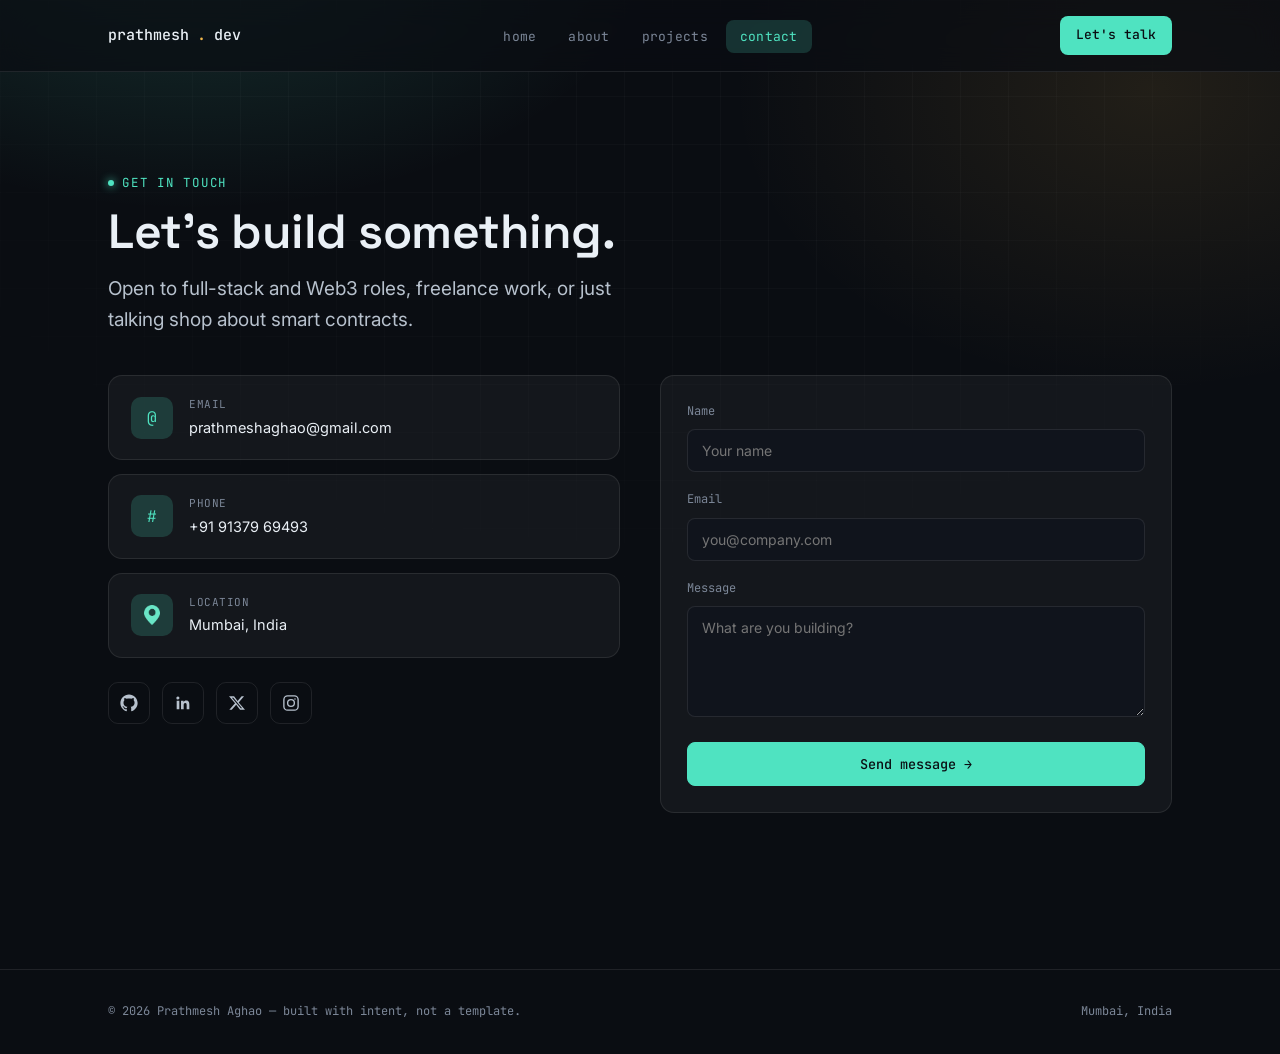
<file: contact.html>
<!doctype html>
<html lang="en">
  <head>
    <meta charset="UTF-8" />
    <meta
      name="viewport"
      content="width=device-width, initial-scale=1, shrink-to-fit=no"
    />
    <title>Contact — Prathmesh Aghao</title>
    <link rel="stylesheet" href="style.css" />
  </head>
  <body>
    <nav class="nav">
      <div class="nav-inner">
        <a href="index.html" class="nav-logo"
          >prathmesh<span class="dot">.</span>dev</a
        >
        <button class="nav-toggle" aria-label="Toggle menu">menu</button>
        <ul class="nav-links">
          <li><a href="index.html">home</a></li>
          <li><a href="about.html">about</a></li>
          <li><a href="projects.html">projects</a></li>
          <li><a href="contact.html" class="active">contact</a></li>
        </ul>
        <a href="contact.html" class="nav-cta">Let's talk</a>
      </div>
    </nav>

    <header class="hero" style="padding-bottom: 20px">
      <div class="container">
        <div class="eyebrow">GET IN TOUCH</div>
        <h1 class="hero-name" style="font-size: clamp(32px, 5vw, 48px)">
          Let's build something.
        </h1>
        <p class="hero-role" style="margin-bottom: 0">
          Open to full-stack and Web3 roles, freelance work, or just talking
          shop about smart contracts.
        </p>
      </div>
    </header>

    <section class="section" style="padding-top: 20px">
      <div class="container contact-grid">
        <div class="reveal">
          <a href="mailto:prathmeshaghao@gmail.com" class="contact-card">
            <div class="contact-icon">@</div>
            <div>
              <div class="k">Email</div>
              <div class="v">prathmeshaghao@gmail.com</div>
            </div>
          </a>
          <a href="tel:+919137969493" class="contact-card">
            <div class="contact-icon">#</div>
            <div>
              <div class="k">Phone</div>
              <div class="v">+91 91379 69493</div>
            </div>
          </a>
          <div class="contact-card">
            <div class="contact-icon"><img src="images/loc.png" alt="" /></div>
            <div>
              <div class="k">Location</div>
              <div class="v">Mumbai, India</div>
            </div>
          </div>

          <div class="social-row">
            <a
              href="https://github.com/prathmeshaghao"
              target="_blank"
              rel="noopener"
              aria-label="GitHub"
            >
              <svg
                width="18"
                height="18"
                viewBox="0 0 24 24"
                fill="currentColor"
              >
                <path
                  d="M12 .5C5.73.5.5 5.73.5 12c0 5.08 3.29 9.39 7.86 10.91.57.11.78-.25.78-.55 0-.27-.01-1.17-.02-2.12-3.2.7-3.88-1.36-3.88-1.36-.52-1.34-1.28-1.7-1.28-1.7-1.05-.72.08-.7.08-.7 1.16.08 1.77 1.19 1.77 1.19 1.03 1.77 2.71 1.26 3.37.96.1-.75.4-1.26.73-1.55-2.55-.29-5.24-1.28-5.24-5.7 0-1.26.45-2.29 1.19-3.1-.12-.29-.52-1.46.11-3.05 0 0 .97-.31 3.18 1.18.92-.26 1.91-.39 2.89-.39.98 0 1.97.13 2.89.39 2.21-1.49 3.18-1.18 3.18-1.18.63 1.59.23 2.76.11 3.05.74.81 1.19 1.84 1.19 3.1 0 4.43-2.69 5.41-5.25 5.69.41.36.78 1.06.78 2.14 0 1.54-.01 2.79-.01 3.17 0 .3.2.67.79.55C20.21 21.38 23.5 17.07 23.5 12 23.5 5.73 18.27.5 12 .5z"
                />
              </svg>
            </a>
            <a
              href="https://www.linkedin.com/in/prathmeshaghao/"
              target="_blank"
              rel="noopener"
              aria-label="LinkedIn"
            >
              <svg
                width="18"
                height="18"
                viewBox="0 0 24 24"
                fill="currentColor"
              >
                <path
                  d="M20.45 20.45h-3.56v-5.57c0-1.33-.02-3.03-1.85-3.03-1.86 0-2.14 1.45-2.14 2.94v5.66H9.35V9h3.41v1.56h.05c.48-.9 1.64-1.85 3.38-1.85 3.6 0 4.27 2.37 4.27 5.46v6.28zM5.34 7.43a2.07 2.07 0 1 1 0-4.13 2.07 2.07 0 0 1 0 4.13zM7.12 20.45H3.56V9h3.56v11.45z"
                />
              </svg>
            </a>
            <a
              href="https://twitter.com/PrathmeshAghao"
              target="_blank"
              rel="noopener"
              aria-label="X (Twitter)"
            >
              <svg
                width="16"
                height="16"
                viewBox="0 0 24 24"
                fill="currentColor"
              >
                <path
                  d="M18.9 1.9h3.68l-8.04 9.19L24 22.1h-7.41l-5.8-7.59-6.64 7.59H.46l8.6-9.83L0 1.9h7.59l5.25 6.94zm-1.29 18.03h2.04L6.49 3.96H4.3z"
                />
              </svg>
            </a>
            <a
              href="https://www.instagram.com/_al_habibi_09_/"
              target="_blank"
              rel="noopener"
              aria-label="Instagram"
            >
              <svg
                width="18"
                height="18"
                viewBox="0 0 24 24"
                fill="none"
                stroke="currentColor"
                stroke-width="1.8"
              >
                <rect x="2.5" y="2.5" width="19" height="19" rx="5" />
                <circle cx="12" cy="12" r="4.5" />
                <circle
                  cx="17.3"
                  cy="6.7"
                  r="1"
                  fill="currentColor"
                  stroke="none"
                />
              </svg>
            </a>
          </div>
        </div>

        <form
          class="reveal"
          action="https://formsubmit.co/prathmeshaghao@gmail.com"
          method="POST"
        >
          <div class="block-card">
            <div class="form-field">
              <label for="name">Name</label>
              <input
                type="text"
                id="name"
                name="name"
                required
                placeholder="Your name"
              />
            </div>
            <div class="form-field">
              <label for="email">Email</label>
              <input
                type="email"
                id="email"
                name="email"
                required
                placeholder="you@company.com"
              />
            </div>
            <div class="form-field">
              <label for="message">Message</label>
              <textarea
                id="message"
                name="message"
                rows="5"
                required
                placeholder="What are you building?"
              ></textarea>
            </div>
            <button
              type="submit"
              class="btn btn-primary"
              style="width: 100%; justify-content: center"
            >
              Send message →
            </button>
          </div>
        </form>
      </div>
    </section>

    <footer class="footer">
      <div class="container footer-inner">
        <p>© 2026 Prathmesh Aghao — built with intent, not a template.</p>
        <p>Mumbai, India</p>
      </div>
    </footer>

    <script src="script.js"></script>
  </body>
</html>
</file>
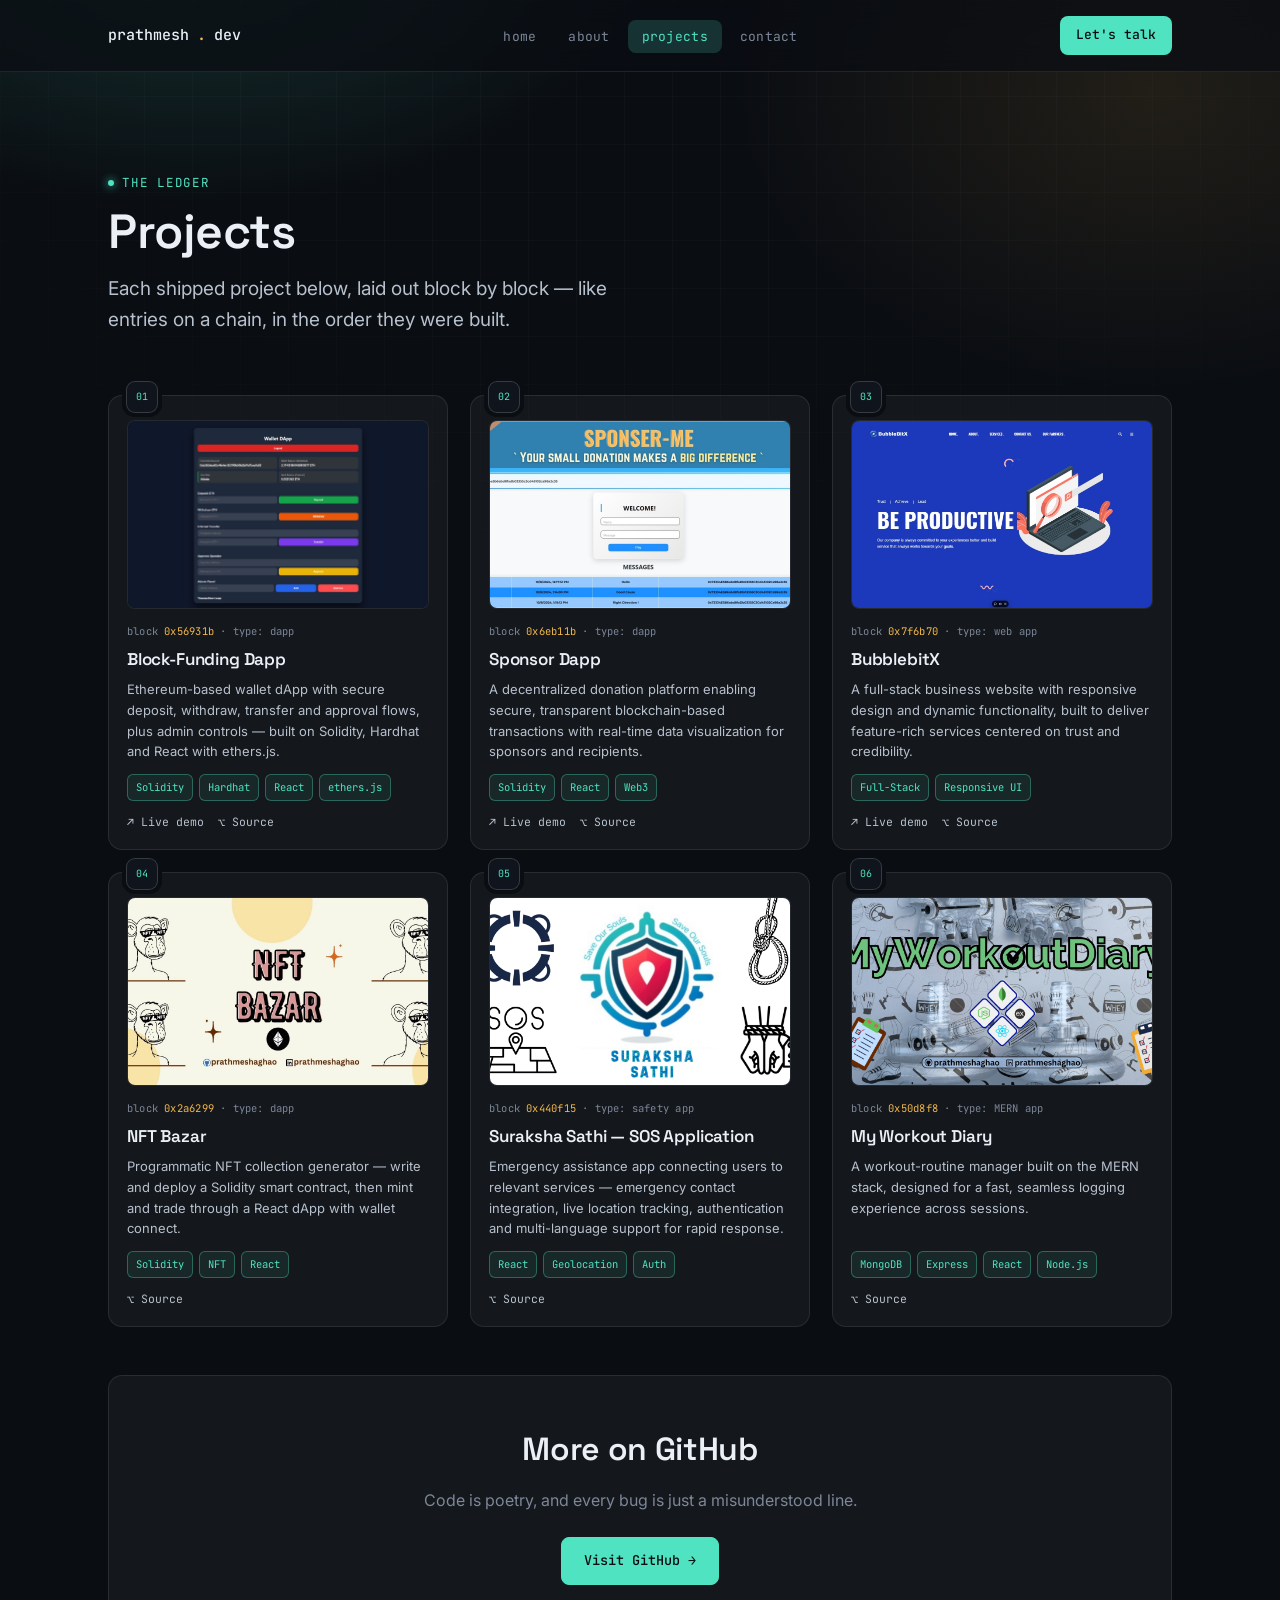
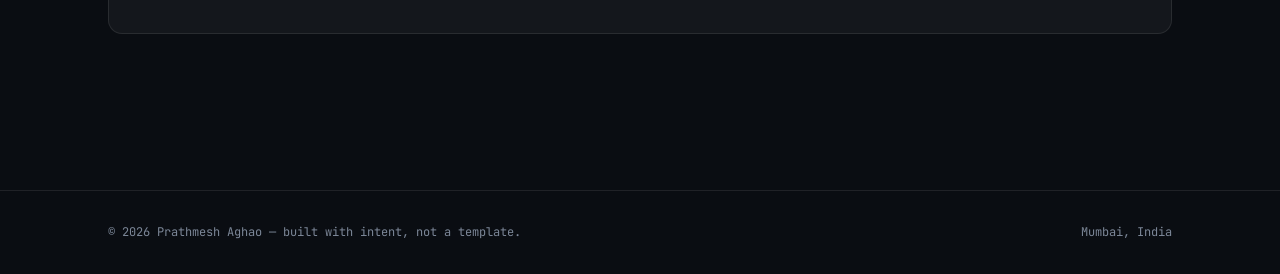
<file: projects.html>
<!doctype html>
<html lang="en">
  <head>
    <meta charset="UTF-8" />
    <meta
      name="viewport"
      content="width=device-width, initial-scale=1, shrink-to-fit=no"
    />
    <title>Projects — Prathmesh Aghao</title>
    <link rel="stylesheet" href="style.css" />
  </head>
  <body>
    <nav class="nav">
      <div class="nav-inner">
        <a href="index.html" class="nav-logo"
          >prathmesh<span class="dot">.</span>dev</a
        >
        <button class="nav-toggle" aria-label="Toggle menu">menu</button>
        <ul class="nav-links">
          <li><a href="index.html">home</a></li>
          <li><a href="about.html">about</a></li>
          <li><a href="projects.html" class="active">projects</a></li>
          <li><a href="contact.html">contact</a></li>
        </ul>
        <a href="contact.html" class="nav-cta">Let's talk</a>
      </div>
    </nav>

    <header class="hero" style="padding-bottom: 40px">
      <div class="container">
        <div class="eyebrow">THE LEDGER</div>
        <h1 class="hero-name" style="font-size: clamp(32px, 5vw, 48px)">
          Projects
        </h1>
        <p class="hero-role" style="margin-bottom: 0">
          Each shipped project below, laid out block by block — like entries on
          a chain, in the order they were built.
        </p>
      </div>
    </header>

    <section class="section" style="padding-top: 20px">
      <div class="container">
        <div class="chain chain-grid">
          <div class="block reveal">
            <div class="block-node">01</div>
            <div class="block-card">
              <div class="block-thumb">
                <img
                  src="images/proj_7.jpeg"
                  alt="Block-Funding Dapp screenshot"
                  loading="lazy"
                />
              </div>
              <div class="block-hash">
                block
                <span data-hash-src="Block-Funding Dapp" class="amber"></span> ·
                type: dapp
              </div>
              <h3 class="block-title">Block-Funding Dapp</h3>
              <p class="block-desc">
                Ethereum-based wallet dApp with secure deposit, withdraw,
                transfer and approval flows, plus admin controls — built on
                Solidity, Hardhat and React with ethers.js.
              </p>
              <div class="block-tags">
                <span class="tag">Solidity</span><span class="tag">Hardhat</span
                ><span class="tag">React</span
                ><span class="tag">ethers.js</span>
              </div>
              <div class="block-links">
                <a
                  href="https://block-funding.vercel.app/"
                  target="_blank"
                  rel="noopener"
                  >↗ Live demo</a
                >
                <a
                  href="https://github.com/prathmeshaghao/BFTS"
                  target="_blank"
                  rel="noopener"
                  >⌥ Source</a
                >
              </div>
            </div>
          </div>

          <div class="block reveal">
            <div class="block-node">02</div>
            <div class="block-card">
              <div class="block-thumb">
                <img
                  src="images/proj_4.jpeg"
                  alt="Sponsor Dapp screenshot"
                  loading="lazy"
                />
              </div>
              <div class="block-hash">
                block <span data-hash-src="Sponser Dapp" class="amber"></span> ·
                type: dapp
              </div>
              <h3 class="block-title">Sponsor Dapp</h3>
              <p class="block-desc">
                A decentralized donation platform enabling secure, transparent
                blockchain-based transactions with real-time data visualization
                for sponsors and recipients.
              </p>
              <div class="block-tags">
                <span class="tag">Solidity</span><span class="tag">React</span
                ><span class="tag">Web3</span>
              </div>
              <div class="block-links">
                <a
                  href="https://sponser-me.vercel.app/"
                  target="_blank"
                  rel="noopener"
                  >↗ Live demo</a
                >
                <a
                  href="https://github.com/prathmeshaghao/sponserme"
                  target="_blank"
                  rel="noopener"
                  >⌥ Source</a
                >
              </div>
            </div>
          </div>

          <div class="block reveal">
            <div class="block-node">03</div>
            <div class="block-card">
              <div class="block-thumb">
                <img
                  src="images/proj_6.jpg"
                  alt="BubblebitX screenshot"
                  loading="lazy"
                />
              </div>
              <div class="block-hash">
                block <span data-hash-src="BubblebitX" class="amber"></span> ·
                type: web app
              </div>
              <h3 class="block-title">BubblebitX</h3>
              <p class="block-desc">
                A full-stack business website with responsive design and dynamic
                functionality, built to deliver feature-rich services centered
                on trust and credibility.
              </p>
              <div class="block-tags">
                <span class="tag">Full-Stack</span
                ><span class="tag">Responsive UI</span>
              </div>
              <div class="block-links">
                <a
                  href="https://bubblebitxdeployment.vercel.app/"
                  target="_blank"
                  rel="noopener"
                  >↗ Live demo</a
                >
                <a
                  href="https://github.com/prathmeshaghao/NFTBazar"
                  target="_blank"
                  rel="noopener"
                  >⌥ Source</a
                >
              </div>
            </div>
          </div>

          <div class="block reveal">
            <div class="block-node">04</div>
            <div class="block-card">
              <div class="block-thumb">
                <img
                  src="images/proj_1.jpg"
                  alt="NFT Bazar screenshot"
                  loading="lazy"
                />
              </div>
              <div class="block-hash">
                block <span data-hash-src="NFT Bazar" class="amber"></span> ·
                type: dapp
              </div>
              <h3 class="block-title">NFT Bazar</h3>
              <p class="block-desc">
                Programmatic NFT collection generator — write and deploy a
                Solidity smart contract, then mint and trade through a React
                dApp with wallet connect.
              </p>
              <div class="block-tags">
                <span class="tag">Solidity</span><span class="tag">NFT</span
                ><span class="tag">React</span>
              </div>
              <div class="block-links">
                <a
                  href="https://github.com/prathmeshaghao/NFTBazar"
                  target="_blank"
                  rel="noopener"
                  >⌥ Source</a
                >
              </div>
            </div>
          </div>

          <div class="block reveal">
            <div class="block-node">05</div>
            <div class="block-card">
              <div class="block-thumb">
                <img
                  src="images/proj_3.png"
                  alt="Suraksha Sathi screenshot"
                  loading="lazy"
                />
              </div>
              <div class="block-hash">
                block
                <span data-hash-src="Suraksha Sathi" class="amber"></span> ·
                type: safety app
              </div>
              <h3 class="block-title">Suraksha Sathi — SOS Application</h3>
              <p class="block-desc">
                Emergency assistance app connecting users to relevant services —
                emergency contact integration, live location tracking,
                authentication and multi-language support for rapid response.
              </p>
              <div class="block-tags">
                <span class="tag">React</span
                ><span class="tag">Geolocation</span
                ><span class="tag">Auth</span>
              </div>
              <div class="block-links">
                <a
                  href="https://github.com/prathmeshaghao/Suraksha_Sathi"
                  target="_blank"
                  rel="noopener"
                  >⌥ Source</a
                >
              </div>
            </div>
          </div>

          <div class="block reveal">
            <div class="block-node">06</div>
            <div class="block-card">
              <div class="block-thumb">
                <img
                  src="images/proj_2.png"
                  alt="My Workout Diary screenshot"
                  loading="lazy"
                />
              </div>
              <div class="block-hash">
                block
                <span data-hash-src="My Workout Diary" class="amber"></span> ·
                type: MERN app
              </div>
              <h3 class="block-title">My Workout Diary</h3>
              <p class="block-desc">
                A workout-routine manager built on the MERN stack, designed for
                a fast, seamless logging experience across sessions.
              </p>
              <div class="block-tags">
                <span class="tag">MongoDB</span><span class="tag">Express</span
                ><span class="tag">React</span><span class="tag">Node.js</span>
              </div>
              <div class="block-links">
                <a
                  href="https://github.com/prathmeshaghao/MyWorkoutDairy"
                  target="_blank"
                  rel="noopener"
                  >⌥ Source</a
                >
              </div>
            </div>
          </div>
        </div>

        <div class="cta-band reveal" style="margin-top: 48px">
          <h2>More on GitHub</h2>
          <p>Code is poetry, and every bug is just a misunderstood line.</p>
          <div class="cta-actions">
            <a
              href="https://github.com/prathmeshaghao"
              target="_blank"
              rel="noopener"
              class="btn btn-primary"
              >Visit GitHub →</a
            >
          </div>
        </div>
      </div>
    </section>

    <footer class="footer">
      <div class="container footer-inner">
        <p>© 2026 Prathmesh Aghao — built with intent, not a template.</p>
        <p>Mumbai, India</p>
      </div>
    </footer>

    <script src="script.js"></script>
  </body>
</html>
</file>
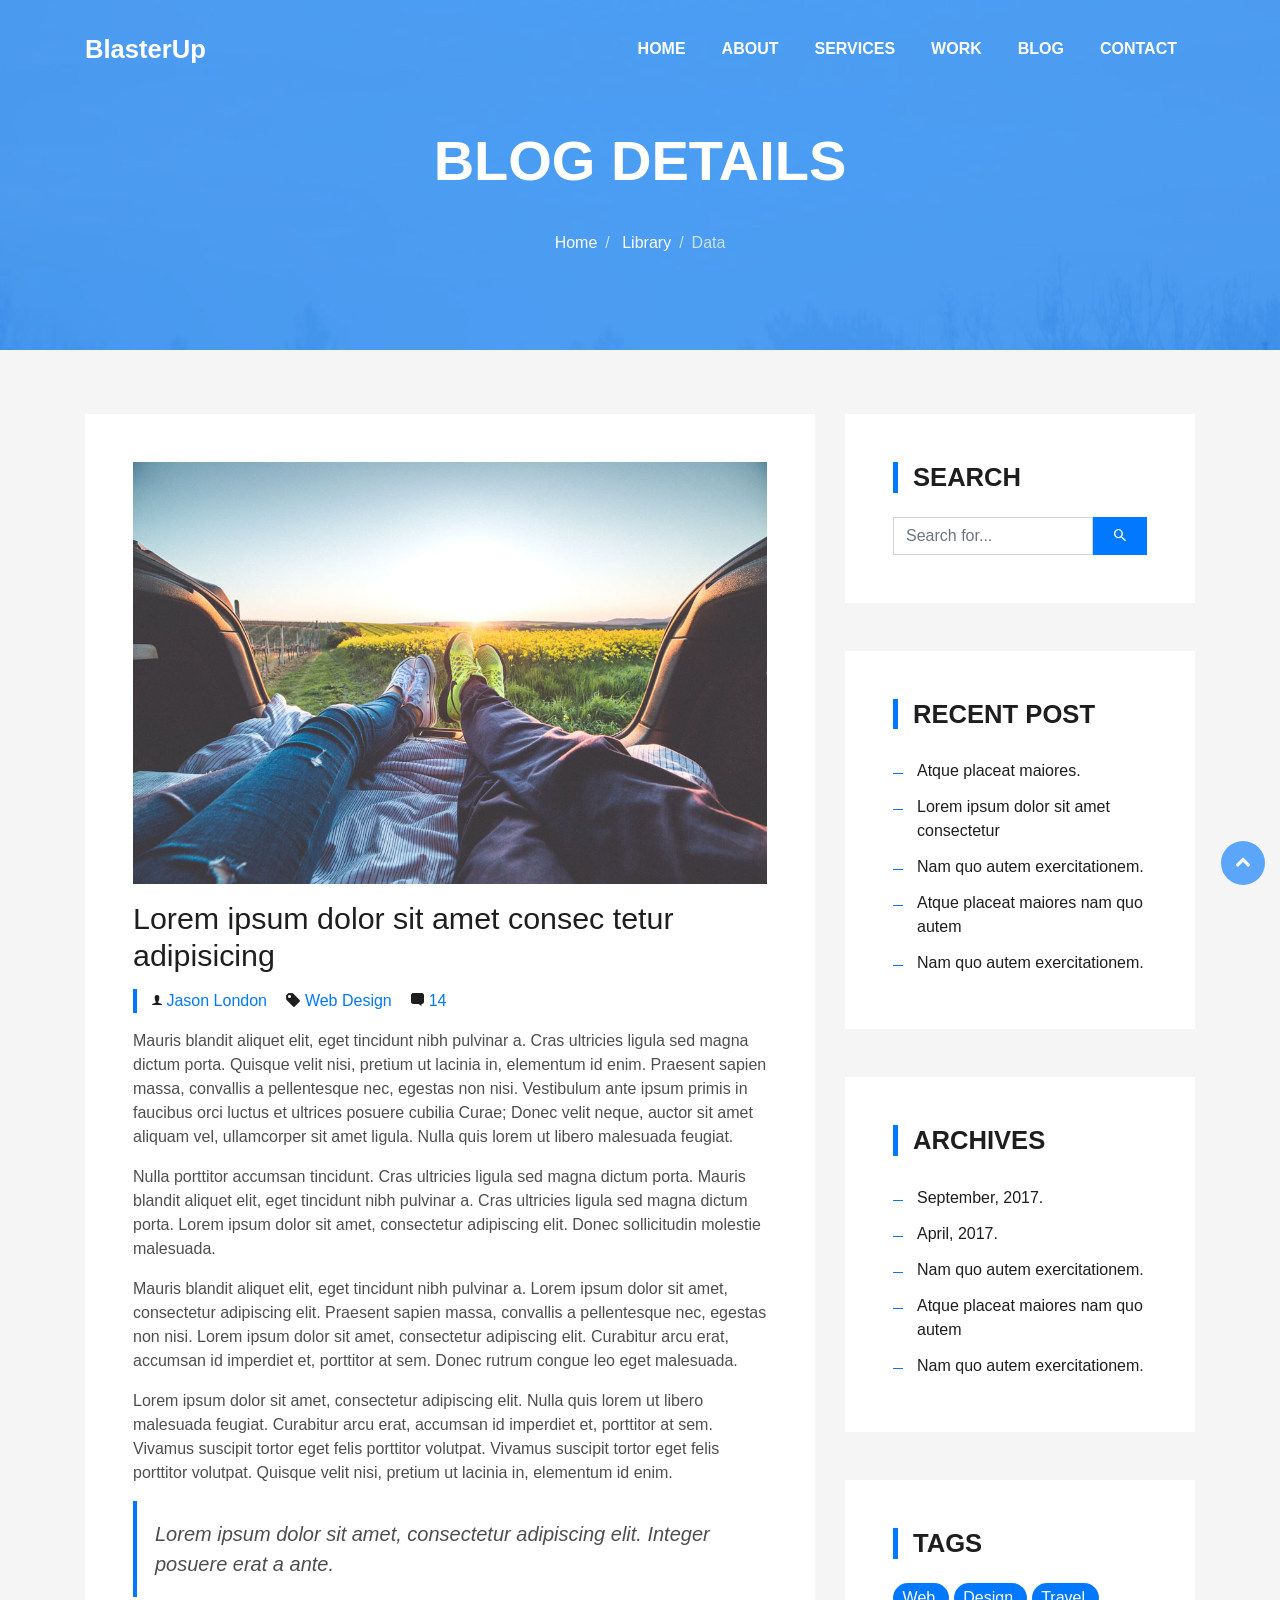
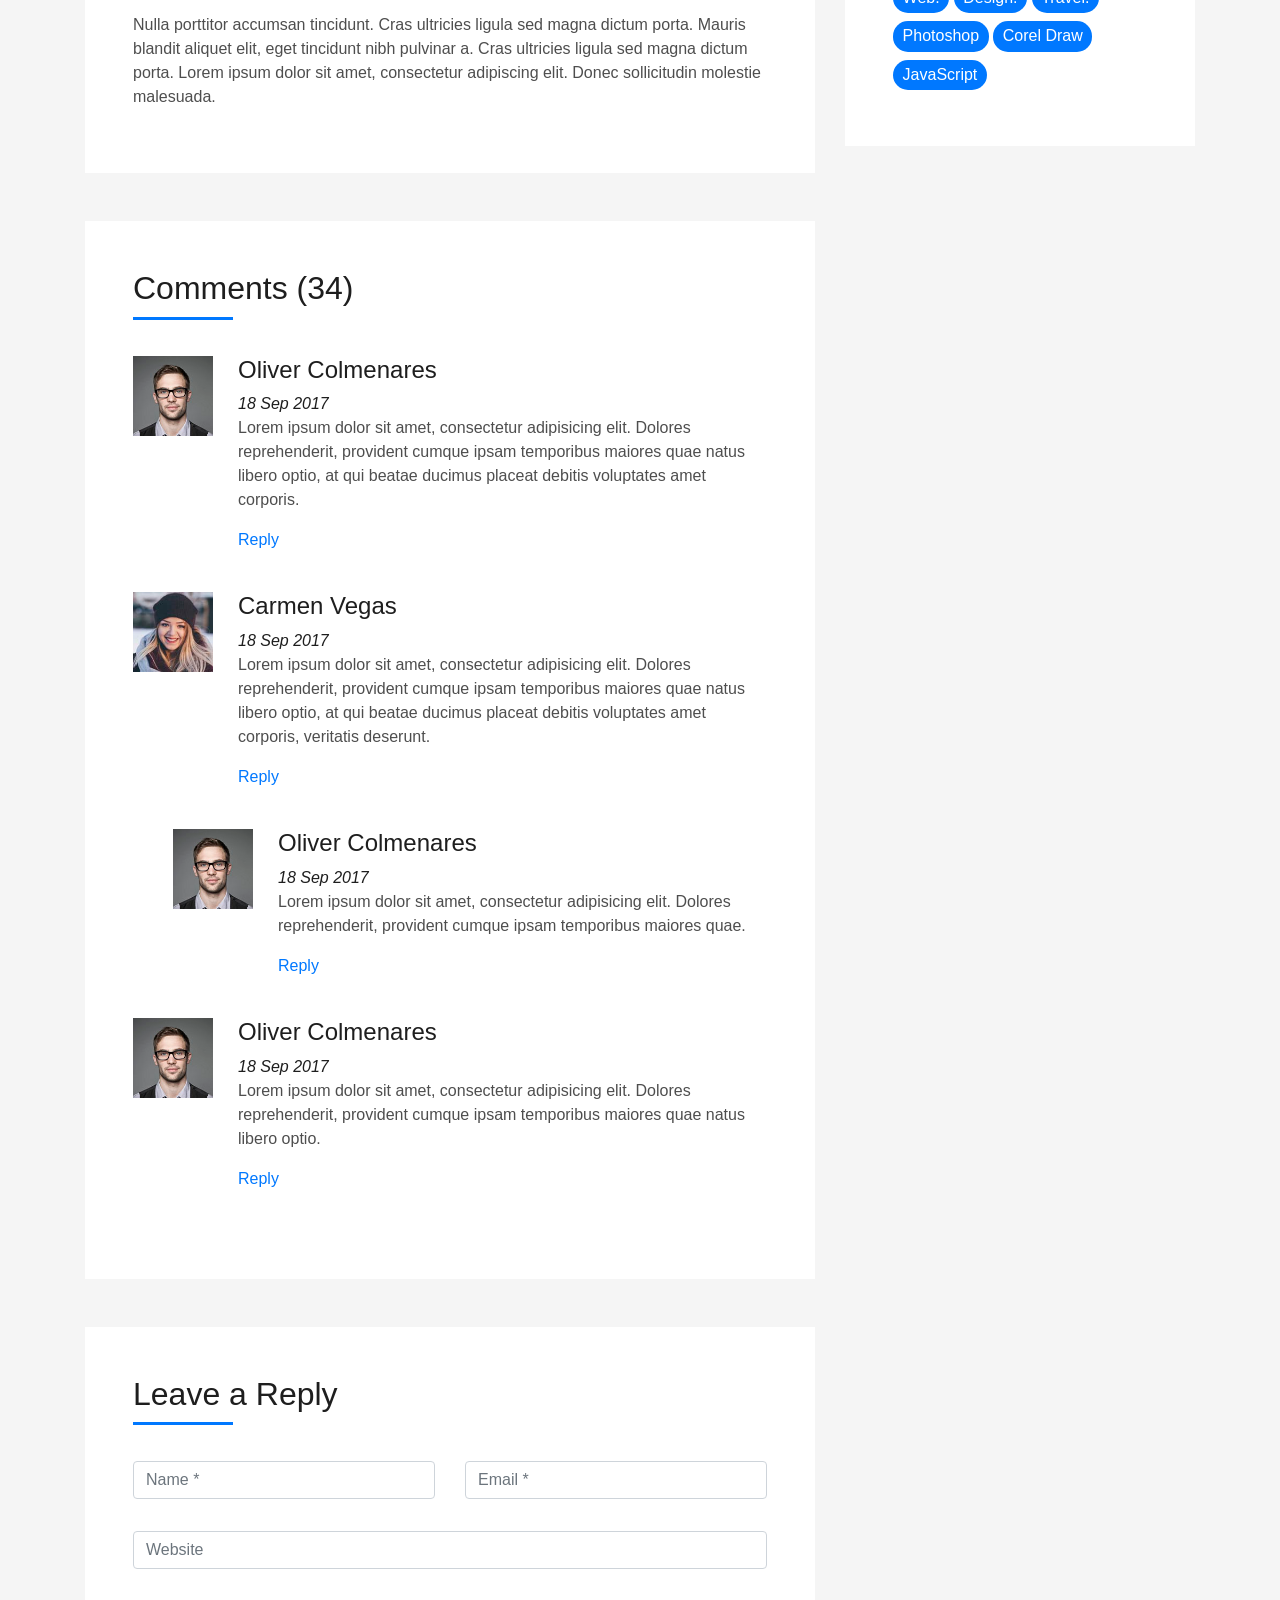
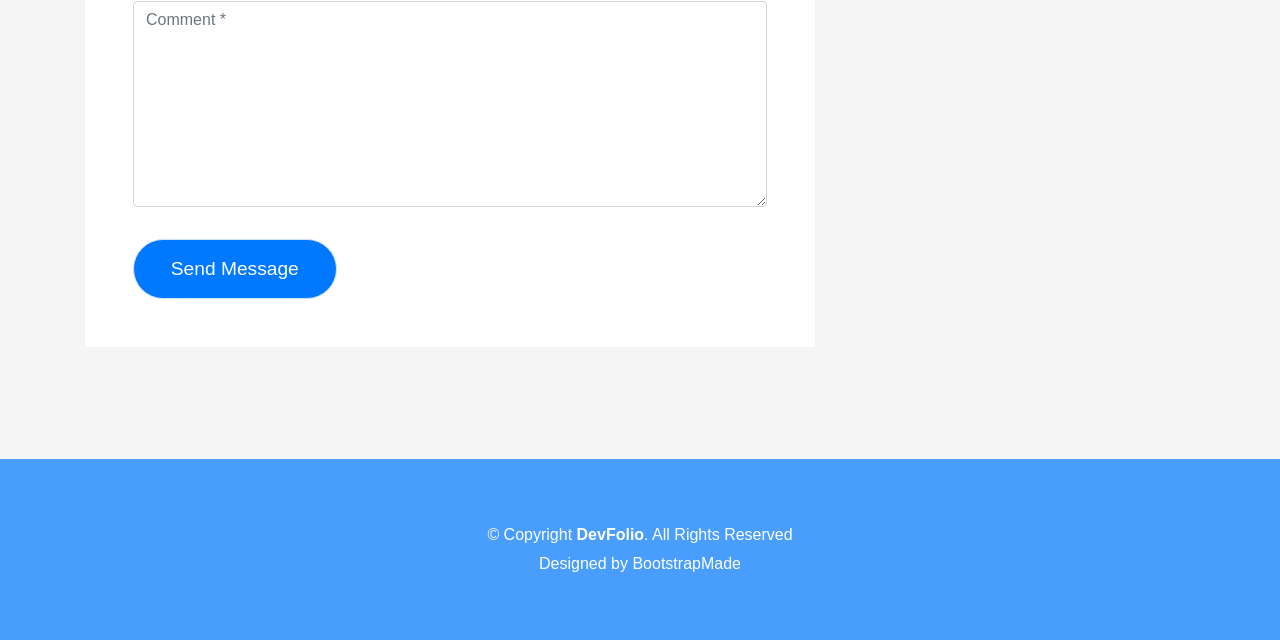
<file: devfolio-master/devfolio-master/blog-single.html>
<!DOCTYPE html>
<html lang="en">
<head>
  <meta charset="utf-8">
  <title>DevFolio Bootstrap Template</title>
  <meta content="width=device-width, initial-scale=1.0" name="viewport">
  <meta content="" name="keywords">
  <meta content="" name="description">

  <!-- Favicons -->
  <link href="img/favicon.png" rel="icon">
  <link href="img/apple-touch-icon.png" rel="apple-touch-icon">

  <!-- Bootstrap CSS File -->
  <link href="lib/bootstrap/css/bootstrap.min.css" rel="stylesheet">

  <!-- Libraries CSS Files -->
  <link href="lib/font-awesome/css/font-awesome.min.css" rel="stylesheet">
  <link href="lib/animate/animate.min.css" rel="stylesheet">
  <link href="lib/ionicons/css/ionicons.min.css" rel="stylesheet">
  <link href="lib/owlcarousel/assets/owl.carousel.min.css" rel="stylesheet">
  <link href="lib/lightbox/css/lightbox.min.css" rel="stylesheet">

  <!-- Main Stylesheet File -->
  <link href="css/style.css" rel="stylesheet">

  <!-- =======================================================
    Theme Name: DevFolio
    Theme URL: https://bootstrapmade.com/devfolio-bootstrap-portfolio-html-template/
    Author: BootstrapMade.com
    License: https://bootstrapmade.com/license/
  ======================================================= -->
</head>

<body>
  <!--/ Nav Star /-->
  <nav class="navbar navbar-b navbar-trans navbar-expand-md fixed-top" id="mainNav">
    <div class="container">
      <a class="navbar-brand js-scroll" href="#page-top">BlasterUp</a>
      <button class="navbar-toggler collapsed" type="button" data-toggle="collapse" data-target="#navbarDefault"
        aria-controls="navbarDefault" aria-expanded="false" aria-label="Toggle navigation">
        <span></span>
        <span></span>
        <span></span>
      </button>
      <div class="navbar-collapse collapse justify-content-end" id="navbarDefault">
        <ul class="navbar-nav">
          <li class="nav-item">
            <a class="nav-link js-scroll" href="index.html">Home</a>
          </li>
          <li class="nav-item">
            <a class="nav-link js-scroll" href="#">About</a>
          </li>
          <li class="nav-item">
            <a class="nav-link js-scroll" href="#">Services</a>
          </li>
          <li class="nav-item">
            <a class="nav-link js-scroll" href="#">Work</a>
          </li>
          <li class="nav-item">
            <a class="nav-link js-scroll" href="#">Blog</a>
          </li>
          <li class="nav-item">
            <a class="nav-link js-scroll" href="#">Contact</a>
          </li>
        </ul>
      </div>
    </div>
  </nav>
  <!--/ Nav End /-->

  <!--/ Intro Skew Star /-->
  <div class="intro intro-single route bg-image" style="background-image: url(img/overlay-bg.jpg)">
    <div class="overlay-mf"></div>
    <div class="intro-content display-table">
      <div class="table-cell">
        <div class="container">
          <h2 class="intro-title mb-4">Blog Details</h2>
          <ol class="breadcrumb d-flex justify-content-center">
            <li class="breadcrumb-item">
              <a href="#">Home</a>
            </li>
            <li class="breadcrumb-item">
              <a href="#">Library</a>
            </li>
            <li class="breadcrumb-item active">Data</li>
          </ol>
        </div>
      </div>
    </div>
  </div>
  <!--/ Intro Skew End /-->

  <!--/ Section Blog-Single Star /-->
  <section class="blog-wrapper sect-pt4" id="blog">
    <div class="container">
      <div class="row">
        <div class="col-md-8">
          <div class="post-box">
            <div class="post-thumb">
              <img src="img/post-1.jpg" class="img-fluid" alt="">
            </div>
            <div class="post-meta">
              <h1 class="article-title">Lorem ipsum dolor sit amet consec tetur adipisicing</h1>
              <ul>
                <li>
                  <span class="ion-ios-person"></span>
                  <a href="#">Jason London</a>
                </li>
                <li>
                  <span class="ion-pricetag"></span>
                  <a href="#">Web Design</a>
                </li>
                <li>
                  <span class="ion-chatbox"></span>
                  <a href="#">14</a>
                </li>
              </ul>
            </div>
            <div class="article-content">
              <p>
                Mauris blandit aliquet elit, eget tincidunt nibh pulvinar a. Cras ultricies ligula sed magna dictum
                porta. Quisque velit
                nisi, pretium ut lacinia in, elementum id enim. Praesent sapien massa, convallis a pellentesque
                nec, egestas non nisi. Vestibulum ante ipsum primis in faucibus orci luctus et ultrices posuere
                cubilia Curae; Donec velit neque, auctor sit amet aliquam vel, ullamcorper sit amet ligula.
                Nulla quis lorem ut libero malesuada feugiat.
              </p>
              <p>
                Nulla porttitor accumsan tincidunt. Cras ultricies ligula sed magna dictum porta. Mauris blandit
                aliquet elit, eget tincidunt
                nibh pulvinar a. Cras ultricies ligula sed magna dictum porta. Lorem ipsum dolor sit amet,
                consectetur adipiscing elit. Donec sollicitudin molestie malesuada.
              </p>
              <p>
                Mauris blandit aliquet elit, eget tincidunt nibh pulvinar a. Lorem ipsum dolor sit amet, consectetur
                adipiscing elit. Praesent
                sapien massa, convallis a pellentesque nec, egestas non nisi. Lorem ipsum dolor sit amet,
                consectetur adipiscing elit. Curabitur arcu erat, accumsan id imperdiet et, porttitor at
                sem. Donec rutrum congue leo eget malesuada.
              </p>
              <p>
                Lorem ipsum dolor sit amet, consectetur adipiscing elit. Nulla quis lorem ut libero malesuada feugiat.
                Curabitur arcu erat,
                accumsan id imperdiet et, porttitor at sem. Vivamus suscipit tortor eget felis porttitor
                volutpat. Vivamus suscipit tortor eget felis porttitor volutpat. Quisque velit nisi, pretium
                ut lacinia in, elementum id enim.
              </p>
              <blockquote class="blockquote">
                <p class="mb-0">Lorem ipsum dolor sit amet, consectetur adipiscing elit. Integer posuere erat a ante.</p>
              </blockquote>
              <p>
                Nulla porttitor accumsan tincidunt. Cras ultricies ligula sed magna dictum porta. Mauris blandit
                aliquet elit, eget tincidunt
                nibh pulvinar a. Cras ultricies ligula sed magna dictum porta. Lorem ipsum dolor sit amet,
                consectetur adipiscing elit. Donec sollicitudin molestie malesuada.
              </p>
            </div>
          </div>
          <div class="box-comments">
            <div class="title-box-2">
              <h4 class="title-comments title-left">Comments (34)</h4>
            </div>
            <ul class="list-comments">
              <li>
                <div class="comment-avatar">
                  <img src="img/testimonial-2.jpg" alt="">
                </div>
                <div class="comment-details">
                  <h4 class="comment-author">Oliver Colmenares</h4>
                  <span>18 Sep 2017</span>
                  <p>
                    Lorem ipsum dolor sit amet, consectetur adipisicing elit. Dolores reprehenderit, provident cumque
                    ipsam temporibus maiores
                    quae natus libero optio, at qui beatae ducimus placeat debitis voluptates amet corporis.
                  </p>
                  <a href="3">Reply</a>
                </div>
              </li>
              <li>
                <div class="comment-avatar">
                  <img src="img/testimonial-4.jpg" alt="">
                </div>
                <div class="comment-details">
                  <h4 class="comment-author">Carmen Vegas</h4>
                  <span>18 Sep 2017</span>
                  <p>
                    Lorem ipsum dolor sit amet, consectetur adipisicing elit. Dolores reprehenderit, provident cumque
                    ipsam temporibus maiores
                    quae natus libero optio, at qui beatae ducimus placeat debitis voluptates amet corporis,
                    veritatis deserunt.
                  </p>
                  <a href="3">Reply</a>
                </div>
              </li>
              <li class="comment-children">
                <div class="comment-avatar">
                  <img src="img/testimonial-2.jpg" alt="">
                </div>
                <div class="comment-details">
                  <h4 class="comment-author">Oliver Colmenares</h4>
                  <span>18 Sep 2017</span>
                  <p>
                    Lorem ipsum dolor sit amet, consectetur adipisicing elit. Dolores reprehenderit, provident cumque
                    ipsam temporibus maiores
                    quae.
                  </p>
                  <a href="3">Reply</a>
                </div>
              </li>
              <li>
                <div class="comment-avatar">
                  <img src="img/testimonial-2.jpg" alt="">
                </div>
                <div class="comment-details">
                  <h4 class="comment-author">Oliver Colmenares</h4>
                  <span>18 Sep 2017</span>
                  <p>
                    Lorem ipsum dolor sit amet, consectetur adipisicing elit. Dolores reprehenderit, provident cumque
                    ipsam temporibus maiores
                    quae natus libero optio.
                  </p>
                  <a href="3">Reply</a>
                </div>
              </li>
            </ul>
          </div>
          <div class="form-comments">
            <div class="title-box-2">
              <h3 class="title-left">
                Leave a Reply
              </h3>
            </div>
            <form class="form-mf">
              <div class="row">
                <div class="col-md-6 mb-3">
                  <div class="form-group">
                    <input type="text" class="form-control input-mf" id="inputName" placeholder="Name *" required>
                  </div>
                </div>
                <div class="col-md-6 mb-3">
                  <div class="form-group">
                    <input type="email" class="form-control input-mf" id="inputEmail1" placeholder="Email *" required>
                  </div>
                </div>
                <div class="col-md-12 mb-3">
                  <div class="form-group">
                    <input type="url" class="form-control input-mf" id="inputUrl" placeholder="Website">
                  </div>
                </div>
                <div class="col-md-12 mb-3">
                  <div class="form-group">
                    <textarea id="textMessage" class="form-control input-mf" placeholder="Comment *" name="message"
                      cols="45" rows="8" required></textarea>
                  </div>
                </div>
                <div class="col-md-12">
                  <button type="submit" class="button button-a button-big button-rouded">Send Message</button>
                </div>
              </div>
            </form>
          </div>
        </div>
        <div class="col-md-4">
          <div class="widget-sidebar sidebar-search">
            <h5 class="sidebar-title">Search</h5>
            <div class="sidebar-content">
              <form>
                <div class="input-group">
                  <input type="text" class="form-control" placeholder="Search for..." aria-label="Search for...">
                  <span class="input-group-btn">
                    <button class="btn btn-secondary btn-search" type="button">
                      <span class="ion-android-search"></span>
                    </button>
                  </span>
                </div>
              </form>
            </div>
          </div>
          <div class="widget-sidebar">
            <h5 class="sidebar-title">Recent Post</h5>
            <div class="sidebar-content">
              <ul class="list-sidebar">
                <li>
                  <a href="#">Atque placeat maiores.</a>
                </li>
                <li>
                  <a href="#">Lorem ipsum dolor sit amet consectetur</a>
                </li>
                <li>
                  <a href="#">Nam quo autem exercitationem.</a>
                </li>
                <li>
                  <a href="#">Atque placeat maiores nam quo autem</a>
                </li>
                <li>
                  <a href="#">Nam quo autem exercitationem.</a>
                </li>
              </ul>
            </div>
          </div>
          <div class="widget-sidebar">
            <h5 class="sidebar-title">Archives</h5>
            <div class="sidebar-content">
              <ul class="list-sidebar">
                <li>
                  <a href="#">September, 2017.</a>
                </li>
                <li>
                  <a href="#">April, 2017.</a>
                </li>
                <li>
                  <a href="#">Nam quo autem exercitationem.</a>
                </li>
                <li>
                  <a href="#">Atque placeat maiores nam quo autem</a>
                </li>
                <li>
                  <a href="#">Nam quo autem exercitationem.</a>
                </li>
              </ul>
            </div>
          </div>
          <div class="widget-sidebar widget-tags">
            <h5 class="sidebar-title">Tags</h5>
            <div class="sidebar-content">
              <ul>
                <li>
                  <a href="#">Web.</a>
                </li>
                <li>
                  <a href="#">Design.</a>
                </li>
                <li>
                  <a href="#">Travel.</a>
                </li>
                <li>
                  <a href="#">Photoshop</a>
                </li>
                <li>
                  <a href="#">Corel Draw</a>
                </li>
                <li>
                  <a href="#">JavaScript</a>
                </li>
              </ul>
            </div>
          </div>
        </div>
      </div>
    </div>
  </section>
  <!--/ Section Blog-Single End /-->

  <!--/ Section Contact-Footer Star /-->
  <section class="paralax-mf footer-paralax bg-image sect-mt4 route" style="background-image: url(img/overlay-bg.jpg)">
    <div class="overlay-mf"></div>
    <footer>
      <div class="container">
        <div class="row">
          <div class="col-sm-12">
            <div class="copyright-box">
              <p class="copyright">&copy; Copyright <strong>DevFolio</strong>. All Rights Reserved</p>
              <div class="credits">
                <!--
                  All the links in the footer should remain intact.
                  You can delete the links only if you purchased the pro version.
                  Licensing information: https://bootstrapmade.com/license/
                  Purchase the pro version with working PHP/AJAX contact form: https://bootstrapmade.com/buy/?theme=DevFolio
                -->
                Designed by <a href="https://bootstrapmade.com/">BootstrapMade</a>
              </div>
            </div>
          </div>
        </div>
      </div>
    </footer>
  </section>
  <!--/ Section Contact-footer End /-->

  <a href="#" class="back-to-top"><i class="fa fa-chevron-up"></i></a>
  <div id="preloader"></div>

  <!-- JavaScript Libraries -->
  <script src="lib/jquery/jquery.min.js"></script>
  <script src="lib/jquery/jquery-migrate.min.js"></script>
  <script src="lib/popper/popper.min.js"></script>
  <script src="lib/bootstrap/js/bootstrap.min.js"></script>
  <script src="lib/easing/easing.min.js"></script>
  <script src="lib/counterup/jquery.waypoints.min.js"></script>
  <script src="lib/counterup/jquery.counterup.js"></script>
  <script src="lib/owlcarousel/owl.carousel.min.js"></script>
  <script src="lib/lightbox/js/lightbox.min.js"></script>
  <script src="lib/typed/typed.min.js"></script>
  <!-- Contact Form JavaScript File -->
  <script src="contactform/contactform.js"></script>

  <!-- Template Main Javascript File -->
  <script src="js/main.js"></script>

</body>
</html>
</file>
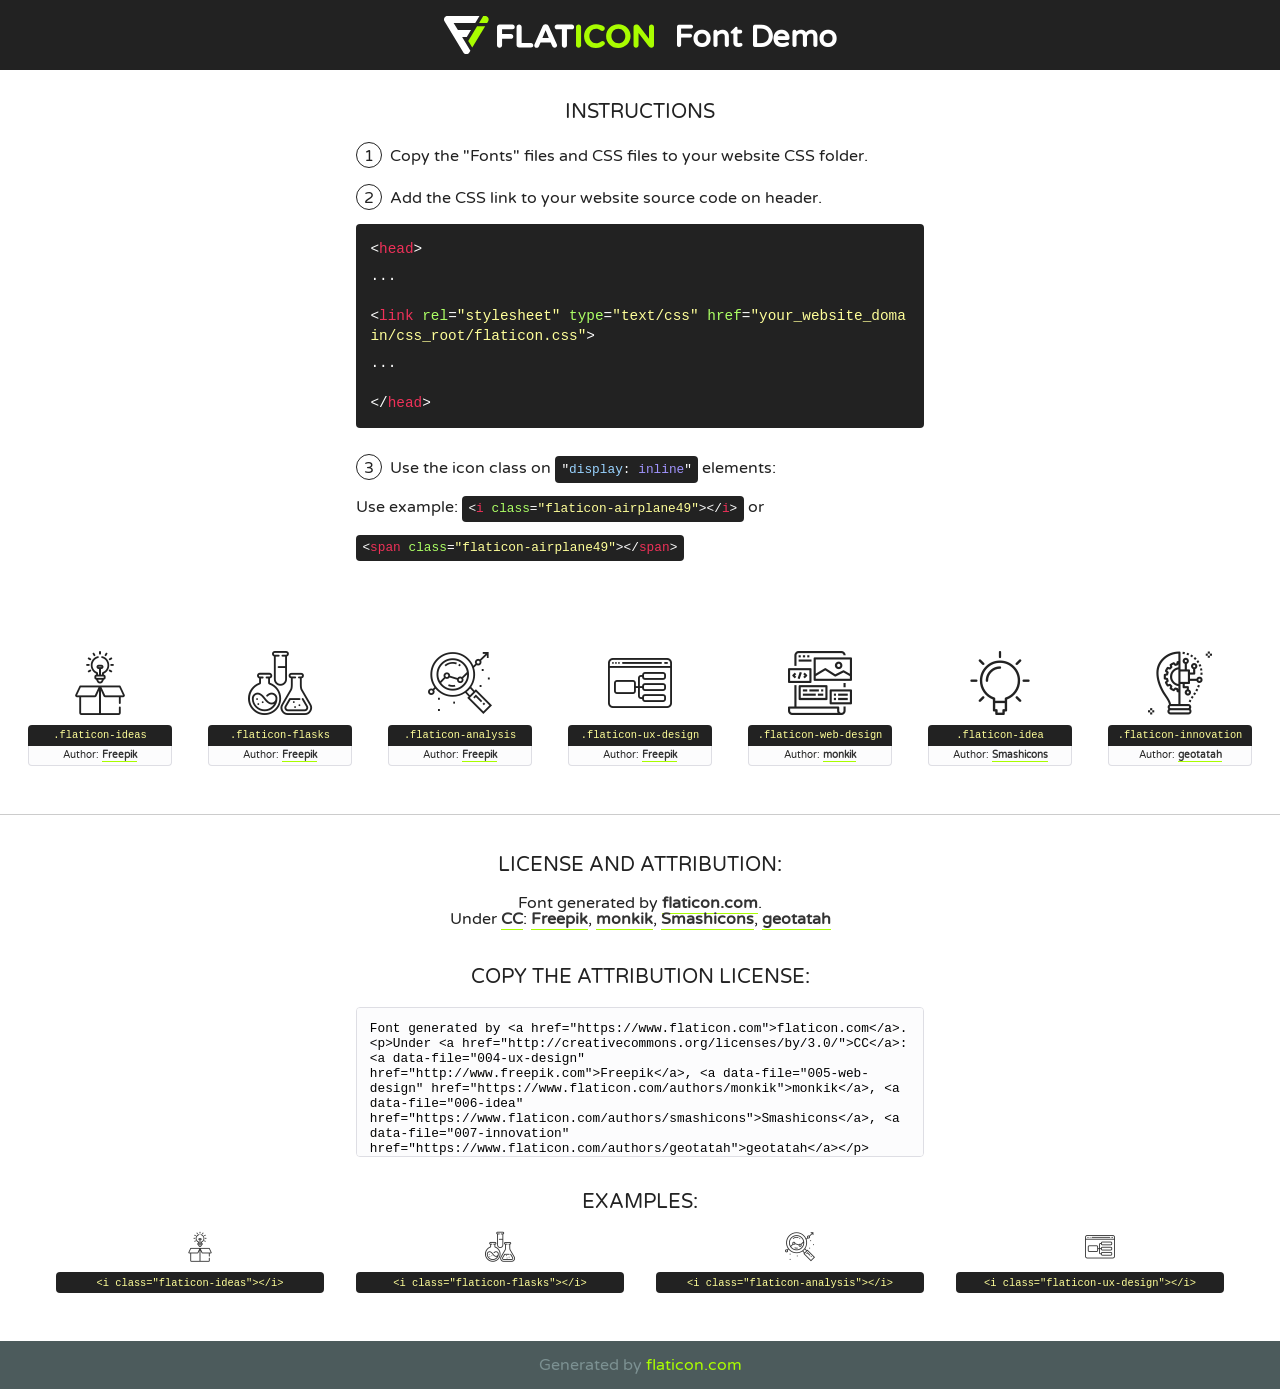
<file: fonts/flaticon/font/flaticon.html>
<!DOCTYPE html>
<!--
  Flaticon icon font: Flaticon
  Creation date: 20/03/2019 02:18
-->
<html>
<!DOCTYPE html>
<html>

<head>
    <title>Flaticon WebFont</title>
    <link href="http://fonts.googleapis.com/css?family=Varela+Round" rel="stylesheet" type="text/css" />
    <link rel="stylesheet" type="text/css" href="flaticon.css">
    <meta charset="UTF-8">
    <style>
    html, body, div, span, applet, object, iframe,
    h1, h2, h3, h4, h5, h6, p, blockquote, pre,
    a, abbr, acronym, address, big, cite, code,
    del, dfn, em, img, ins, kbd, q, s, samp,
    small, strike, strong, sub, sup, tt, var,
    b, u, i, center,
    dl, dt, dd, ol, ul, li,
    fieldset, form, label, legend,
    table, caption, tbody, tfoot, thead, tr, th, td,
    article, aside, canvas, details, embed, 
    figure, figcaption, footer, header, hgroup, 
    menu, nav, output, ruby, section, summary,
    time, mark, audio, video {
        margin: 0;
        padding: 0;
        border: 0;
        font-size: 100%;
        font: inherit;
        vertical-align: baseline;
    }
    /* HTML5 display-role reset for older browsers */
    article, aside, details, figcaption, figure, 
    footer, header, hgroup, menu, nav, section {
        display: block;
    }
    body {
        line-height: 1;
    }
    ol, ul {
        list-style: none;
    }
    blockquote, q {
        quotes: none;
    }
    blockquote:before, blockquote:after,
    q:before, q:after {
        content: '';
        content: none;
    }
    table {
        border-collapse: collapse;
        border-spacing: 0;
    }
    body {
        font-family: 'Varela Round', Helvetica, Arial, sans-serif;
        font-size: 16px;
        color: #222;
    }
    a {
        color: #333;
        border-bottom: 1px solid #a9fd00;
        font-weight: bold;
        text-decoration: none;
    }
    * {
        -moz-box-sizing: border-box;
        -webkit-box-sizing: border-box;
        box-sizing: border-box;
        margin: 0;
        padding: 0;
    }
    [class^="flaticon-"]:before, [class*=" flaticon-"]:before, [class^="flaticon-"]:after, [class*=" flaticon-"]:after {
        font-family: Flaticon;
        font-size: 30px;
        font-style: normal;
        margin-left: 20px;
        color: #333;
    }
    .wrapper {
        max-width: 600px;
        margin: auto;
        padding: 0 1em;
    }
    .title {
        font-size: 1.25em;
        text-align: center;
        margin-bottom: 1em;
        text-transform: uppercase;
    }
    header {
        text-align: center;
        background-color: #222;
        color: #fff;
        padding: 1em;
    }
    header .logo {
        width: 210px;
        height: 38px;
        display: inline-block;
        vertical-align: middle;
        margin-right: 1em;
        border: none;
    }
    header strong {
        font-size: 1.95em;
        font-weight: bold;
        vertical-align: middle;
        margin-top: 5px;
        display: inline-block;
    }
    .demo {
        margin: 2em auto;
        line-height: 1.25em;
    }
    .demo ul li {
        margin-bottom: 1em;
    }
    .demo ul li .num {
        color: #222;
        border-radius: 20px;
        display: inline-block;
        width: 26px;
        padding: 3px;
        height: 26px;
        text-align: center;
        margin-right: 0.5em;
        border: 1px solid #222;
    }
    .demo ul li code {
        background-color: #222;
        border-radius: 4px;
        padding: 0.25em 0.5em;
        display: inline-block;
        color: #fff;
        font-family: Consolas,Monaco,Lucida Console,Liberation Mono,DejaVu Sans Mono,Bitstream Vera Sans Mono,Courier New, monospace;
        font-weight: lighter;
        margin-top: 1em;
        font-size: 0.8em;
        word-break: break-all;
    }
    .demo ul li code.big {
        padding: 1em;
        font-size: 0.9em;
    }
    .demo ul li code .red {
        color: #EF3159;
    }
    .demo ul li code .green {
        color: #ACFF65;
    }
    .demo ul li code .yellow {
        color: #FFFF99;
    }
    .demo ul li code .blue {
        color: #99D3FF;
    }
    .demo ul li code .purple {
        color: #A295FF;
    }
    .demo ul li code .dots {
        margin-top: 0.5em;
        display: block;
    }
    #glyphs {
        border-bottom: 1px solid #ccc;
        padding: 2em 0;
        text-align: center;
    }
    .glyph {
        display: inline-block;
        width: 9em;
        margin: 1em;
        text-align: center;
        vertical-align: top;
        background: #FFF;
    }
    .glyph .glyph-icon {
        padding: 10px;
        display: block;
        font-family:"Flaticon";
        font-size: 64px;
        line-height: 1;
    }
    .glyph .glyph-icon:before {
        font-size: 64px;
        color: #222;
        margin-left: 0;
    }
    .class-name {
        font-size: 0.65em;
        background-color: #222;
        color: #fff;
        border-radius: 4px 4px 0 0;
        padding: 0.5em;
        color: #FFFF99;
        font-family: Consolas,Monaco,Lucida Console,Liberation Mono,DejaVu Sans Mono,Bitstream Vera Sans Mono,Courier New, monospace;
    }
    .author-name {
        font-size: 0.6em;
        background-color: #fcfcfd;
        border: 1px solid #DEDEE4;
        border-top: 0;
        border-radius: 0 0 4px 4px;
        padding: 0.5em;
    }
    .class-name:last-child {
        font-size: 10px;
        color:#888;
    }
    .class-name:last-child a {
        font-size: 10px;
        color:#555;
    }
    .class-name:last-child a:hover {
        color:#a9fd00;
    }
    .glyph > input {
        display: block;
        width: 100px;
        margin: 5px auto;
        text-align: center;
        font-size: 12px;
        cursor: text;
    }
    .glyph > input.icon-input {
        font-family:"Flaticon";
        font-size: 16px;
        margin-bottom: 10px;
    }
    .attribution .title {
        margin-top: 2em;
    }
    .attribution textarea {
        background-color: #fcfcfd;
        padding: 1em;
        border: none;
        box-shadow: none;
        border: 1px solid #DEDEE4;
        border-radius: 4px;
        resize: none;
        width: 100%;
        height: 150px;
        font-size: 0.8em;
        font-family: Consolas,Monaco,Lucida Console,Liberation Mono,DejaVu Sans Mono,Bitstream Vera Sans Mono,Courier New, monospace;
        -webkit-appearance: none;
    }
    .iconsuse {
        margin: 2em auto;
        text-align: center;
        max-width: 1200px;
    }
    .iconsuse:after {
        content: '';
        display: table;
        clear: both;
    }
    .iconsuse .image {
        float: left;
        width: 25%;
        padding: 0 1em;
    }
    .iconsuse .image p {
        margin-bottom: 1em;
    }
    .iconsuse .image span {
        display: block;
        font-size: 0.65em;
        background-color: #222;
        color: #fff;
        border-radius: 4px;
        padding: 0.5em;
        color: #FFFF99;
        margin-top: 1em;
        font-family: Consolas,Monaco,Lucida Console,Liberation Mono,DejaVu Sans Mono,Bitstream Vera Sans Mono,Courier New, monospace;
    }
    #footer {
        text-align: center;
        background-color: #4C5B5C;
        color: #7c9192;
        padding: 1em;
    }
    #footer a {
        border: none;
        color: #a9fd00;
        font-weight: normal;
    }
    @media (max-width: 960px) {
        .iconsuse .image {
            width: 50%;
        }
    }
    @media (max-width: 560px) {
        .iconsuse .image {
            width: 100%;
        }
    }
    </style>
</head>

<body class="characters-off">

    <header>
        <a href="https://www.flaticon.com" target="_blank" class="logo">
            <svg version="1.1" xmlns="http://www.w3.org/2000/svg" xmlns:xlink="http://www.w3.org/1999/xlink" xmlns:a="http://ns.adobe.com/AdobeSVGViewerExtensions/3.0/" viewBox="0 0 560.875 102.036" enable-background="new 0 0 560.875 102.036" xml:space="preserve">
                <defs>
                </defs>
                <g>
                    <g class="letters">
                        <path fill="#ffffff" d="M141.596,29.675c0-3.777,2.985-6.767,6.764-6.767h34.438c3.426,0,6.15,2.728,6.15,6.15
                        c0,3.43-2.724,6.149-6.15,6.149h-27.674v13.091h23.719c3.429,0,6.151,2.724,6.151,6.15c0,3.43-2.723,6.149-6.151,6.149h-23.719
                        v17.574c0,3.773-2.986,6.761-6.764,6.761c-3.779,0-6.764-2.989-6.764-6.761V29.675z"></path>
                        <path fill="#ffffff" d="M193.844,29.149c0-3.781,2.985-6.767,6.764-6.767c3.776,0,6.763,2.985,6.763,6.767v42.957h25.039
                        c3.426,0,6.149,2.726,6.149,6.153c0,3.425-2.723,6.15-6.149,6.15h-31.802c-3.779,0-6.764-2.986-6.764-6.768V29.149z"></path>
                        <path fill="#ffffff" d="M241.891,75.71l21.438-48.407c1.492-3.341,4.215-5.357,7.906-5.357h0.792
                        c3.686,0,6.323,2.017,7.815,5.357l21.439,48.407c0.436,0.967,0.701,1.845,0.701,2.723c0,3.602-2.809,6.501-6.414,6.501
                        c-3.161,0-5.269-1.845-6.499-4.655l-4.132-9.661h-27.059l-4.301,10.102c-1.144,2.631-3.426,4.214-6.237,4.214
                        c-3.517,0-6.24-2.81-6.24-6.325C241.1,77.64,241.451,76.677,241.891,75.71z M279.932,58.666l-8.521-20.297l-8.526,20.297H279.932
                        z"></path>
                        <path fill="#ffffff" d="M314.864,35.387H301.86c-3.429,0-6.239-2.813-6.239-6.238c0-3.429,2.811-6.24,6.239-6.24h39.533
                        c3.426,0,6.237,2.811,6.237,6.24c0,3.425-2.811,6.238-6.237,6.238h-13.001v42.785c0,3.773-2.99,6.761-6.764,6.761
                        c-3.779,0-6.764-2.989-6.764-6.761V35.387z"></path>
                        <path fill="#A9FD00" d="M352.615,29.149c0-3.781,2.985-6.767,6.767-6.767c3.774,0,6.761,2.985,6.761,6.767v49.024
                        c0,3.773-2.987,6.761-6.761,6.761c-3.781,0-6.767-2.989-6.767-6.761V29.149z"></path>
                        <path fill="#A9FD00" d="M374.132,53.836v-0.179c0-17.481,13.178-31.801,32.065-31.801c9.22,0,15.459,2.458,20.557,6.238
                        c1.402,1.054,2.637,2.985,2.637,5.357c0,3.692-2.985,6.59-6.681,6.59c-1.845,0-3.071-0.702-4.044-1.319
                        c-3.776-2.813-7.729-4.393-12.562-4.393c-10.364,0-17.831,8.611-17.831,19.154v0.173c0,10.542,7.291,19.329,17.831,19.329
                        c5.715,0,9.492-1.756,13.359-4.834c1.049-0.874,2.458-1.491,4.039-1.491c3.429,0,6.325,2.813,6.325,6.236
                        c0,2.106-1.056,3.78-2.282,4.834c-5.539,4.834-12.036,7.733-21.878,7.733C387.572,85.464,374.132,71.493,374.132,53.836z"></path>
                        <path fill="#A9FD00" d="M433.009,53.836v-0.179c0-17.481,13.79-31.801,32.766-31.801c18.981,0,32.592,14.143,32.592,31.628v0.173
                        c0,17.483-13.785,31.807-32.769,31.807C446.625,85.464,433.009,71.32,433.009,53.836z M484.224,53.836v-0.179
                        c0-10.539-7.725-19.326-18.626-19.326c-10.893,0-18.449,8.611-18.449,19.154v0.173c0,10.542,7.73,19.329,18.626,19.329
                        C476.676,72.986,484.224,64.378,484.224,53.836z"></path>
                        <path fill="#A9FD00" d="M506.233,29.321c0-3.774,2.99-6.763,6.767-6.763h1.401c3.252,0,5.183,1.583,7.029,3.953l26.093,34.265
                        V29.059c0-3.692,2.99-6.677,6.681-6.677c3.683,0,6.671,2.985,6.671,6.677v48.934c0,3.78-2.987,6.765-6.764,6.765h-0.436
                        c-3.257,0-5.188-1.581-7.034-3.953l-27.056-35.492v32.944c0,3.687-2.985,6.676-6.678,6.676c-3.683,0-6.673-2.989-6.673-6.676
                        V29.321z"></path>
                    </g>
                    <g class="insignia">
                        <path fill="#ffffff" d="M48.372,56.137h12.517l11.156-18.537H37.186L25.688,18.539h57.825L94.668,0H9.271
                        C5.925,0,2.842,1.801,1.198,4.716c-1.644,2.907-1.593,6.482,0.134,9.343l50.38,83.501c1.678,2.781,4.689,4.476,7.938,4.476
                        c3.246,0,6.257-1.695,7.935-4.476l2.898-4.804L48.372,56.137z"></path>
                        <g class="i">
                            <path fill="#A9FD00" d="M93.575,18.539h0.031v0.004l21.652,0.004l2.705-4.488c1.727-2.861,1.778-6.436,0.133-9.343
                            C116.454,1.801,113.371,0,110.026,0h-5.294L93.575,18.539z"></path>
                            <polygon fill="#A9FD00" points="88.291,27.356 64.725,66.486 75.519,84.404 109.942,27.356"></polygon>
                        </g>
                    </g>
                </g>
            </svg>
        </a>
        <strong>Font Demo</strong>
    </header>


    <section class="demo wrapper">

        <p class="title">Instructions</p>

        <ul>
            <li>
                <span class="num">1</span>Copy the "Fonts" files and CSS files to your website CSS folder.
            </li>
            <li>
                <span class="num">2</span>Add the CSS link to your website source code on header.
                <code class="big">
                    &lt;<span class="red">head</span>&gt;
                    <br/><span class="dots">...</span>
                    <br/>&lt;<span class="red">link</span> <span class="green">rel</span>=<span class="yellow">"stylesheet"</span> <span class="green">type</span>=<span class="yellow">"text/css"</span> <span class="green">href</span>=<span class="yellow">"your_website_domain/css_root/flaticon.css"</span>&gt;
                    <br/><span class="dots">...</span>
                    <br/>&lt;/<span class="red">head</span>&gt;
                </code>
            </li>

            <li>
                <p>
                    <span class="num">3</span>Use the icon class on <code>"<span class="blue">display</span>:<span class="purple"> inline</span>"</code> elements:
                    <br />
                    Use example: <code>&lt;<span class="red">i</span> <span class="green">class</span>=<span class="yellow">&quot;flaticon-airplane49&quot;</span>&gt;&lt;/<span class="red">i</span>&gt;</code> or <code>&lt;<span class="red">span</span> <span class="green">class</span>=<span class="yellow">&quot;flaticon-airplane49&quot;</span>&gt;&lt;/<span class="red">span</span>&gt;</code>
            </li>
        </ul>

    </section>




   <section id="glyphs">          
    
      
        <div class="glyph"><div class="glyph-icon flaticon-ideas"></div>
            <div class="class-name">.flaticon-ideas</div>
            <div class="author-name">Author: <a data-file="001-ideas" href="http://www.freepik.com">Freepik</a> </div> 
        </div>        
        
        <div class="glyph"><div class="glyph-icon flaticon-flasks"></div>
            <div class="class-name">.flaticon-flasks</div>
            <div class="author-name">Author: <a data-file="002-flasks" href="http://www.freepik.com">Freepik</a> </div> 
        </div>        
        
        <div class="glyph"><div class="glyph-icon flaticon-analysis"></div>
            <div class="class-name">.flaticon-analysis</div>
            <div class="author-name">Author: <a data-file="003-analysis" href="http://www.freepik.com">Freepik</a> </div> 
        </div>        
        
        <div class="glyph"><div class="glyph-icon flaticon-ux-design"></div>
            <div class="class-name">.flaticon-ux-design</div>
            <div class="author-name">Author: <a data-file="004-ux-design" href="http://www.freepik.com">Freepik</a> </div> 
        </div>        
        
        <div class="glyph"><div class="glyph-icon flaticon-web-design"></div>
            <div class="class-name">.flaticon-web-design</div>
            <div class="author-name">Author: <a data-file="005-web-design" href="https://www.flaticon.com/authors/monkik">monkik</a> </div> 
        </div>        
        
        <div class="glyph"><div class="glyph-icon flaticon-idea"></div>
            <div class="class-name">.flaticon-idea</div>
            <div class="author-name">Author: <a data-file="006-idea" href="https://www.flaticon.com/authors/smashicons">Smashicons</a> </div> 
        </div>        
        
        <div class="glyph"><div class="glyph-icon flaticon-innovation"></div>
            <div class="class-name">.flaticon-innovation</div>
            <div class="author-name">Author: <a data-file="007-innovation" href="https://www.flaticon.com/authors/geotatah">geotatah</a> </div> 
        </div>        
        

    </section>



    <section class="attribution wrapper"   style="text-align:center;">

      <div class="title">License and attribution:</div><div class="attrDiv">Font generated by <a href="https://www.flaticon.com">flaticon.com</a>. <div><p>Under <a href="http://creativecommons.org/licenses/by/3.0/">CC</a>: <a data-file="004-ux-design" href="http://www.freepik.com">Freepik</a>, <a data-file="005-web-design" href="https://www.flaticon.com/authors/monkik">monkik</a>, <a data-file="006-idea" href="https://www.flaticon.com/authors/smashicons">Smashicons</a>, <a data-file="007-innovation" href="https://www.flaticon.com/authors/geotatah">geotatah</a></p>  </div>
      </div>
      <div class="title">Copy the Attribution License:</div>

    <textarea onclick="this.focus();this.select();">Font generated by &lt;a href=&quot;https://www.flaticon.com&quot;&gt;flaticon.com&lt;/a&gt;. <p>Under <a href="http://creativecommons.org/licenses/by/3.0/">CC</a>: <a data-file="004-ux-design" href="http://www.freepik.com">Freepik</a>, <a data-file="005-web-design" href="https://www.flaticon.com/authors/monkik">monkik</a>, <a data-file="006-idea" href="https://www.flaticon.com/authors/smashicons">Smashicons</a>, <a data-file="007-innovation" href="https://www.flaticon.com/authors/geotatah">geotatah</a></p>  
     </textarea>

    </section>

    <section class="iconsuse">

          <div class="title">Examples:</div>            
             
            <div class="image">
                <p>
                    <i class="glyph-icon flaticon-ideas"></i> 
                    <span>&lt;i class=&quot;flaticon-ideas&quot;&gt;&lt;/i&gt;</span>
                </p>
            </div>
            
            <div class="image">
                <p>
                    <i class="glyph-icon flaticon-flasks"></i> 
                    <span>&lt;i class=&quot;flaticon-flasks&quot;&gt;&lt;/i&gt;</span>
                </p>
            </div>
            
            <div class="image">
                <p>
                    <i class="glyph-icon flaticon-analysis"></i> 
                    <span>&lt;i class=&quot;flaticon-analysis&quot;&gt;&lt;/i&gt;</span>
                </p>
            </div>
            
            <div class="image">
                <p>
                    <i class="glyph-icon flaticon-ux-design"></i> 
                    <span>&lt;i class=&quot;flaticon-ux-design&quot;&gt;&lt;/i&gt;</span>
                </p>
            </div>
                       
        </div>
                            
    </section>

<div id="footer">
    <div>Generated by <a href="https://www.flaticon.com">flaticon.com</a>
    </div>
</div>



</body>
</html>
</file>
<file: style.css>
/* ============================================================
   PRATHMESH AGHAO — PORTFOLIO
   Design tokens: deep charcoal-navy base, teal + amber duotone glow,
   monospace "ledger" accents. Signature element: the chained block —
   used for projects and the experience timeline, echoing how a
   blockchain actually links records together.
   ============================================================ */

@import url("https://fonts.googleapis.com/css2?family=Space+Grotesk:wght@500;600;700&family=Inter:wght@400;500;600&family=JetBrains+Mono:wght@400;500&display=swap");

:root {
  --bg: #0a0d12;
  --bg-elevated: #10141c;
  --bg-elevated-2: #141922;
  --glass: rgba(255, 255, 255, 0.045);
  --glass-strong: rgba(255, 255, 255, 0.07);
  --border: rgba(255, 255, 255, 0.09);
  --border-strong: rgba(255, 255, 255, 0.16);

  --text-primary: #eaf0f6;
  --text-secondary: #b7c1cd;
  --text-muted: #7c8798;

  --teal: #4fe3c1;
  --teal-dim: rgba(79, 227, 193, 0.35);
  --teal-glow: rgba(79, 227, 193, 0.18);
  --amber: #f2b84b;
  --amber-dim: rgba(242, 184, 75, 0.35);

  --font-display: "Space Grotesk", sans-serif;
  --font-body: "Inter", sans-serif;
  --font-mono: "JetBrains Mono", monospace;

  --container: 1120px;
  --radius: 14px;
  --radius-sm: 8px;
}

* {
  box-sizing: border-box;
  margin: 0;
  padding: 0;
}

html {
  scroll-behavior: smooth;
}

@media (prefers-reduced-motion: reduce) {
  html {
    scroll-behavior: auto;
  }
  *,
  *::before,
  *::after {
    animation-duration: 0.001ms !important;
    animation-iteration-count: 1 !important;
    transition-duration: 0.001ms !important;
  }
}

body {
  background: var(--bg);
  color: var(--text-primary);
  font-family: var(--font-body);
  line-height: 1.6;
  -webkit-font-smoothing: antialiased;
  overflow-x: hidden;
}

/* Ambient background grid + glow */
body::before {
  content: "";
  position: fixed;
  inset: 0;
  z-index: -2;
  background:
    radial-gradient(
      ellipse 800px 500px at 15% -10%,
      var(--teal-glow),
      transparent 60%
    ),
    radial-gradient(
      ellipse 700px 500px at 90% 10%,
      rgba(242, 184, 75, 0.1),
      transparent 60%
    ),
    var(--bg);
}
body::after {
  content: "";
  position: fixed;
  inset: 0;
  z-index: -1;
  background-image:
    linear-gradient(rgba(255, 255, 255, 0.025) 1px, transparent 1px),
    linear-gradient(90deg, rgba(255, 255, 255, 0.025) 1px, transparent 1px);
  background-size: 48px 48px;
  mask-image: radial-gradient(
    ellipse 1000px 700px at 50% 0%,
    black 40%,
    transparent 90%
  );
}

a {
  color: inherit;
  text-decoration: none;
}
ul {
  list-style: none;
}
img {
  max-width: 100%;
  display: block;
}
button {
  font-family: inherit;
  cursor: pointer;
}

.container {
  max-width: var(--container);
  margin: 0 auto;
  padding: 0 28px;
}

.eyebrow {
  font-family: var(--font-mono);
  font-size: 12.5px;
  letter-spacing: 0.06em;
  color: var(--teal);
  display: inline-flex;
  align-items: center;
  gap: 8px;
  margin-bottom: 14px;
}
.eyebrow::before {
  content: "";
  width: 6px;
  height: 6px;
  border-radius: 50%;
  background: var(--teal);
  box-shadow: 0 0 8px var(--teal);
}

h1,
h2,
h3,
h4 {
  font-family: var(--font-display);
  font-weight: 600;
  letter-spacing: -0.01em;
  color: var(--text-primary);
}

.section {
  padding: 96px 0;
  position: relative;
}
.section-head {
  max-width: 640px;
  margin-bottom: 56px;
}
.section-title {
  font-size: clamp(28px, 4vw, 40px);
  margin-bottom: 12px;
}
.section-sub {
  color: var(--text-muted);
  font-size: 16px;
}

/* ---------- Nav ---------- */
.nav {
  position: fixed;
  top: 0;
  left: 0;
  right: 0;
  z-index: 100;
  background: rgba(10, 13, 18, 0.72);
  backdrop-filter: blur(14px);
  -webkit-backdrop-filter: blur(14px);
  border-bottom: 1px solid var(--border);
}
.nav-inner {
  max-width: var(--container);
  margin: 0 auto;
  padding: 16px 28px;
  display: flex;
  align-items: center;
  justify-content: space-between;
}
.nav-logo {
  font-family: var(--font-mono);
  font-size: 15px;
  font-weight: 500;
  color: var(--text-primary);
  display: flex;
  align-items: center;
  gap: 8px;
}
.nav-logo .dot {
  color: var(--amber);
}
.nav-links {
  display: flex;
  align-items: center;
  gap: 4px;
}
.nav-links a {
  font-family: var(--font-mono);
  font-size: 13px;
  color: var(--text-muted);
  padding: 8px 14px;
  border-radius: var(--radius-sm);
  transition:
    color 0.2s,
    background 0.2s;
  letter-spacing: 0.02em;
}
.nav-links a:hover {
  color: var(--text-primary);
  background: var(--glass);
}
.nav-links a.active {
  color: var(--teal);
  background: var(--teal-glow);
}
.nav-cta {
  font-family: var(--font-mono);
  font-size: 13px;
  color: var(--bg);
  background: var(--teal);
  padding: 9px 16px;
  border-radius: var(--radius-sm);
  font-weight: 500;
  transition:
    filter 0.2s,
    transform 0.2s;
}
.nav-cta:hover {
  filter: brightness(1.1);
  transform: translateY(-1px);
}
.nav-toggle {
  display: none;
}

/* ---------- Buttons ---------- */
.btn {
  font-family: var(--font-mono);
  font-size: 13.5px;
  padding: 12px 22px;
  border-radius: var(--radius-sm);
  border: 1px solid var(--border-strong);
  display: inline-flex;
  align-items: center;
  gap: 8px;
  transition: all 0.2s ease;
  background: var(--glass);
}
.btn:hover {
  border-color: var(--teal-dim);
  background: var(--glass-strong);
  transform: translateY(-1px);
}
.btn-primary {
  background: var(--teal);
  color: var(--bg);
  border-color: var(--teal);
  font-weight: 500;
}
.btn-primary:hover {
  filter: brightness(1.1);
  box-shadow: 0 0 24px var(--teal-glow);
}

/* ---------- Hero ---------- */
.hero {
  padding: 168px 0 100px;
  position: relative;
}
.hero-grid {
  display: grid;
  grid-template-columns: 1.15fr 0.85fr;
  gap: 56px;
  align-items: center;
}
.hero-name {
  font-size: clamp(40px, 6vw, 68px);
  line-height: 1.03;
  margin-bottom: 18px;
}
.hero-name .accent {
  color: var(--teal);
}
.hero-role {
  font-size: clamp(16px, 2vw, 19px);
  color: var(--text-secondary);
  max-width: 520px;
  margin-bottom: 30px;
}
.hero-actions {
  display: flex;
  gap: 12px;
  flex-wrap: wrap;
  margin-bottom: 40px;
}

.terminal {
  background: var(--bg-elevated);
  border: 1px solid var(--border);
  border-radius: var(--radius);
  overflow: hidden;
  box-shadow: 0 20px 60px rgba(0, 0, 0, 0.4);
}
.terminal-head {
  display: flex;
  align-items: center;
  gap: 7px;
  padding: 12px 16px;
  border-bottom: 1px solid var(--border);
  background: var(--bg-elevated-2);
}
.terminal-head span {
  width: 10px;
  height: 10px;
  border-radius: 50%;
  background: #3a4150;
}
.terminal-head .label {
  margin-left: auto;
  font-family: var(--font-mono);
  font-size: 11px;
  color: var(--text-muted);
}
.terminal-body {
  padding: 20px 18px;
  font-family: var(--font-mono);
  font-size: 13.5px;
  min-height: 210px;
}
.terminal-body .line {
  color: var(--text-secondary);
  margin-bottom: 10px;
}
.terminal-body .prompt {
  color: var(--teal);
}
.terminal-body .out {
  color: var(--text-muted);
}
.terminal-body .cursor {
  display: inline-block;
  width: 7px;
  height: 15px;
  background: var(--teal);
  vertical-align: middle;
  animation: blink 1s step-end infinite;
}
@keyframes blink {
  50% {
    opacity: 0;
  }
}

/* ---------- Stat bar ---------- */
.stat-bar {
  display: grid;
  grid-template-columns: repeat(4, 1fr);
  gap: 1px;
  background: var(--border);
  border: 1px solid var(--border);
  border-radius: var(--radius);
  overflow: hidden;
  margin-top: 64px;
}
.stat {
  background: var(--bg-elevated);
  padding: 26px 22px;
  text-align: left;
}
.stat-num {
  font-family: var(--font-mono);
  font-size: 28px;
  color: var(--teal);
  font-weight: 500;
}
.stat-label {
  font-size: 12.5px;
  color: var(--text-muted);
  margin-top: 4px;
  letter-spacing: 0.02em;
}

/* ---------- Skills ---------- */
.skill-groups {
  display: grid;
  grid-template-columns: repeat(4, 1fr);
  gap: 16px;
}
.skill-card {
  background: var(--glass);
  border: 1px solid var(--border);
  border-radius: var(--radius);
  padding: 22px 20px;
  transition:
    border-color 0.25s,
    transform 0.25s;
}
.skill-card:hover {
  border-color: var(--teal-dim);
  transform: translateY(-3px);
}
.skill-card h4 {
  font-size: 14px;
  margin-bottom: 12px;
  color: var(--teal);
  font-family: var(--font-mono);
  font-weight: 500;
}
.skill-card ul li {
  font-size: 13.5px;
  color: var(--text-secondary);
  padding: 4px 0;
}

/* ---------- Chained blocks (signature component) ---------- */
.chain {
  position: relative;
}
.chain::before {
  content: "";
  position: absolute;
  left: 27px;
  top: 14px;
  bottom: 14px;
  width: 1px;
  background: linear-gradient(180deg, var(--teal-dim), var(--border) 90%);
}
.block {
  position: relative;
  display: grid;
  grid-template-columns: 56px 1fr;
  gap: 24px;
  margin-bottom: 28px;
}
.block-node {
  width: 56px;
  height: 56px;
  border-radius: 12px;
  background: var(--bg-elevated);
  border: 1px solid var(--border-strong);
  display: flex;
  align-items: center;
  justify-content: center;
  font-family: var(--font-mono);
  font-size: 11px;
  color: var(--teal);
  z-index: 1;
  box-shadow: 0 0 0 6px var(--bg);
}
.block-card {
  background: var(--glass);
  border: 1px solid var(--border);
  border-radius: var(--radius);
  padding: 26px 26px;
  transition:
    border-color 0.25s,
    transform 0.25s,
    background 0.25s;
}
.block-card:hover {
  border-color: var(--teal-dim);
  background: var(--glass-strong);
}
.block-thumb {
  width: 100%;
  aspect-ratio: 16 / 9;
  border-radius: var(--radius-sm);
  overflow: hidden;
  border: 1px solid var(--border);
  margin-bottom: 18px;
  background: var(--bg-elevated);
}
.block-thumb img {
  width: 100%;
  height: 100%;
  object-fit: cover;
  display: block;
  transition: transform 0.4s ease;
}
.block-card:hover .block-thumb img {
  transform: scale(1.04);
}
.block-hash {
  font-family: var(--font-mono);
  font-size: 11.5px;
  color: var(--text-muted);
  margin-bottom: 8px;
  letter-spacing: 0.02em;
}
.block-hash .amber {
  color: var(--amber);
}
.block-title {
  font-size: 20px;
  margin-bottom: 8px;
}
.block-desc {
  color: var(--text-secondary);
  font-size: 14.5px;
  margin-bottom: 16px;
}
.block-tags {
  display: flex;
  flex-wrap: wrap;
  gap: 8px;
  margin-bottom: 16px;
}
.tag {
  font-family: var(--font-mono);
  font-size: 11.5px;
  padding: 5px 10px;
  border-radius: 6px;
  background: rgba(79, 227, 193, 0.08);
  color: var(--teal);
  border: 1px solid var(--teal-dim);
}
.block-links {
  display: flex;
  gap: 18px;
}
.block-links a {
  font-family: var(--font-mono);
  font-size: 12.5px;
  color: var(--text-secondary);
  display: inline-flex;
  align-items: center;
  gap: 6px;
  transition: color 0.2s;
}
.block-links a:hover {
  color: var(--teal);
}
.block-meta {
  font-family: var(--font-mono);
  font-size: 12px;
  color: var(--text-muted);
  margin-top: 2px;
}
/* ---------- Grid variant of chain (compact project cards, 3 per row) ---------- */
.chain-grid {
  display: grid;
  grid-template-columns: repeat(3, 1fr);
  gap: 22px;
}
.chain-grid::before {
  display: none;
}
.chain-grid .block {
  display: block;
  margin-bottom: 0;
  position: relative;
}
.chain-grid .block-node {
  position: absolute;
  top: -14px;
  left: 18px;
  width: 32px;
  height: 32px;
  font-size: 10px;
  border-radius: 9px;
  box-shadow: 0 0 0 4px var(--bg);
}
.chain-grid .block-card {
  padding: 24px 18px 18px;
  height: 100%;
  display: flex;
  flex-direction: column;
}
.chain-grid .block-thumb {
  aspect-ratio: 16 / 10;
  margin-bottom: 14px;
}
.chain-grid .block-hash {
  font-size: 10.5px;
  margin-bottom: 6px;
}
.chain-grid .block-title {
  font-size: 17px;
  margin-bottom: 6px;
}
.chain-grid .block-desc {
  font-size: 13px;
  margin-bottom: 12px;
  flex: 1;
}
.chain-grid .block-tags {
  gap: 6px;
  margin-bottom: 12px;
}
.chain-grid .block-tags .tag {
  font-size: 10.5px;
  padding: 4px 8px;
}
.chain-grid .block-links {
  gap: 14px;
}
.chain-grid .block-links a {
  font-size: 11.5px;
}

@media (max-width: 980px) {
  .chain-grid {
    grid-template-columns: repeat(2, 1fr);
  }
}
@media (max-width: 640px) {
  .chain-grid {
    grid-template-columns: 1fr;
  }
}
/* ---------- Timeline (about page reuse of chain) ---------- */
.timeline-role {
  font-size: 12px;
  font-family: var(--font-mono);
  color: var(--amber);
  margin-bottom: 6px;
}
.timeline-list {
  list-style: none;
  margin-top: 12px;
}
.timeline-list li {
  font-size: 14px;
  color: var(--text-secondary);
  padding: 5px 0 5px 18px;
  position: relative;
}
.timeline-list li::before {
  content: "›";
  position: absolute;
  left: 0;
  color: var(--teal);
}

/* ---------- About page ---------- */
.about-grid {
  display: grid;
  grid-template-columns: 0.9fr 1.1fr;
  gap: 56px;
  align-items: start;
}
.about-photo {
  border-radius: var(--radius);
  border: 1px solid var(--border);
  overflow: hidden;
  background: var(--bg-elevated);
}
.about-photo img {
  width: 100%;
}
.info-grid {
  display: grid;
  grid-template-columns: 1fr 1fr;
  gap: 16px 24px;
  margin-top: 28px;
}
.info-item {
  border-left: 2px solid var(--border);
  padding-left: 12px;
}
.info-item .k {
  font-family: var(--font-mono);
  font-size: 11px;
  color: var(--text-muted);
  text-transform: uppercase;
  letter-spacing: 0.05em;
  margin-bottom: 4px;
}
.info-item .v {
  font-size: 14.5px;
  color: var(--text-primary);
}

/* ---------- Contact ---------- */
.contact-grid {
  display: grid;
  grid-template-columns: 1fr 1fr;
  gap: 40px;
  align-items: start;
}
.contact-card {
  background: var(--glass);
  border: 1px solid var(--border);
  border-radius: var(--radius);
  padding: 20px 22px;
  margin-bottom: 14px;
  display: flex;
  align-items: center;
  gap: 16px;
  transition:
    border-color 0.2s,
    transform 0.2s;
}
.contact-card:hover {
  border-color: var(--teal-dim);
  transform: translateX(4px);
}
.contact-icon {
  width: 42px;
  height: 42px;
  border-radius: 10px;
  background: var(--teal-glow);
  color: var(--teal);
  display: flex;
  align-items: center;
  justify-content: center;
  font-family: var(--font-mono);
  flex-shrink: 0;
  overflow: hidden;
}
.contact-icon img {
  width: 20px;
  height: 20px;
  object-fit: contain;
  filter: brightness(0) saturate(100%) invert(78%) sepia(44%) saturate(429%)
    hue-rotate(110deg) brightness(97%) contrast(90%);
}
.contact-card .k {
  font-family: var(--font-mono);
  font-size: 11px;
  color: var(--text-muted);
  text-transform: uppercase;
  letter-spacing: 0.05em;
}
.contact-card .v {
  font-size: 14.5px;
  color: var(--text-primary);
  margin-top: 2px;
}

.form-field {
  margin-bottom: 18px;
}
.form-field label {
  display: block;
  font-family: var(--font-mono);
  font-size: 12px;
  color: var(--text-muted);
  margin-bottom: 8px;
}
.form-field input,
.form-field textarea {
  width: 100%;
  background: var(--bg-elevated);
  border: 1px solid var(--border);
  border-radius: var(--radius-sm);
  padding: 12px 14px;
  color: var(--text-primary);
  font-family: var(--font-body);
  font-size: 14px;
  resize: vertical;
  transition: border-color 0.2s;
}
.form-field input:focus,
.form-field textarea:focus {
  outline: none;
  border-color: var(--teal);
  box-shadow: 0 0 0 3px var(--teal-glow);
}
.social-row {
  display: flex;
  gap: 12px;
  margin-top: 24px;
}
.social-row a {
  width: 42px;
  height: 42px;
  border-radius: 10px;
  border: 1px solid var(--border);
  display: flex;
  align-items: center;
  justify-content: center;
  font-family: var(--font-mono);
  font-size: 13px;
  color: var(--text-secondary);
  transition: all 0.2s;
}
.social-row a:hover {
  border-color: var(--teal-dim);
  color: var(--teal);
  transform: translateY(-2px);
}

/* ---------- Footer ---------- */
.footer {
  border-top: 1px solid var(--border);
  padding: 32px 0;
  margin-top: 60px;
}
.footer-inner {
  display: flex;
  justify-content: space-between;
  align-items: center;
  flex-wrap: wrap;
  gap: 12px;
}
.footer-inner p {
  font-family: var(--font-mono);
  font-size: 12px;
  color: var(--text-muted);
}

/* ---------- CTA band ---------- */
.cta-band {
  background: var(--glass);
  border: 1px solid var(--border);
  border-radius: var(--radius);
  padding: 48px;
  text-align: center;
  margin-top: 20px;
}
.cta-band h2 {
  font-size: clamp(24px, 3vw, 32px);
  margin-bottom: 12px;
}
.cta-band p {
  color: var(--text-muted);
  margin-bottom: 24px;
}
.cta-actions {
  display: flex;
  gap: 12px;
  justify-content: center;
  flex-wrap: wrap;
}

/* ---------- Reveal on scroll ---------- */
.reveal {
  opacity: 0;
  transform: translateY(18px);
  transition:
    opacity 0.6s ease,
    transform 0.6s ease;
}
.reveal.in {
  opacity: 1;
  transform: translateY(0);
}

/* ---------- Focus visibility ---------- */
a:focus-visible,
button:focus-visible,
input:focus-visible,
textarea:focus-visible {
  outline: 2px solid var(--teal);
  outline-offset: 2px;
}

/* ---------- Responsive ---------- */
@media (max-width: 900px) {
  .hero-grid {
    grid-template-columns: 1fr;
  }
  .stat-bar {
    grid-template-columns: repeat(2, 1fr);
  }
  .skill-groups {
    grid-template-columns: repeat(2, 1fr);
  }
  .about-grid {
    grid-template-columns: 1fr;
  }
  .contact-grid {
    grid-template-columns: 1fr;
  }
}

@media (max-width: 720px) {
  .nav-links {
    position: fixed;
    top: 63px;
    left: 0;
    right: 0;
    background: var(--bg-elevated);
    flex-direction: column;
    align-items: stretch;
    padding: 12px;
    border-bottom: 1px solid var(--border);
    display: none;
  }
  .nav-links.open {
    display: flex;
  }
  .nav-links a {
    padding: 12px 14px;
  }
  .nav-toggle {
    display: block;
    background: none;
    border: 1px solid var(--border);
    color: var(--text-primary);
    border-radius: var(--radius-sm);
    padding: 8px 12px;
    font-family: var(--font-mono);
  }
  .nav-cta {
    display: none;
  }
  .section {
    padding: 64px 0;
  }
  .hero {
    padding: 130px 0 60px;
  }
  .stat-bar {
    grid-template-columns: 1fr 1fr;
  }
  .skill-groups {
    grid-template-columns: 1fr;
  }
  .block {
    grid-template-columns: 44px 1fr;
    gap: 16px;
  }
  .block-node {
    width: 44px;
    height: 44px;
    font-size: 10px;
  }
  .chain::before {
    left: 21px;
  }
}
</file>
<file: fonts/flaticon/font/flaticon.css>
/*
  	Flaticon icon font: Flaticon
  	Creation date: 20/03/2019 02:18
  	*/

@font-face {
  font-family: "Flaticon";
  src: url("./Flaticon.eot");
  src: url("./Flaticon.eot?#iefix") format("embedded-opentype"),
       url("./Flaticon.woff2") format("woff2"),
       url("./Flaticon.woff") format("woff"),
       url("./Flaticon.ttf") format("truetype"),
       url("./Flaticon.svg#Flaticon") format("svg");
  font-weight: normal;
  font-style: normal;
}

@media screen and (-webkit-min-device-pixel-ratio:0) {
  @font-face {
    font-family: "Flaticon";
    src: url("./Flaticon.svg#Flaticon") format("svg");
  }
}

[class^="flaticon-"]:before, [class*=" flaticon-"]:before,
[class^="flaticon-"]:after, [class*=" flaticon-"]:after {   
  font-family: Flaticon;
        font-size: 20px;
font-style: normal;
margin-left: 20px;
}

.flaticon-ideas:before { content: "\f100"; }
.flaticon-flasks:before { content: "\f101"; }
.flaticon-analysis:before { content: "\f102"; }
.flaticon-ux-design:before { content: "\f103"; }
.flaticon-web-design:before { content: "\f104"; }
.flaticon-idea:before { content: "\f105"; }
.flaticon-innovation:before { content: "\f106"; }
</file>
<file: devfolio-master/devfolio-master/css/style.css>
/*
  Theme Name: DevFolio
  Theme URL: https://bootstrapmade.com/devfolio-bootstrap-portfolio-html-template/
  Author: BootstrapMade.com
  License: https://bootstrapmade.com/license/
*/

/*======================================
//--//-->   STYLES GENERALES
======================================*/

body {
  background-color: #f5f5f5;
  color: #4e4e4e;
}

h1,
h2,
h3,
h4,
h5,
h6 {
  color: #1e1e1e;
}

a {
  color: #1e1e1e;
  transition: all 0.5s ease-in-out;
}

a:hover {
  color: #0078ff;
  text-decoration: none;
  transition: all 0.5s ease-in-out;
}

.p-r {
  position: relative;
}

.color-a {
  color: #0078ff;
}

.color-d {
  color: #f5f5f5;
}

.color-text-a {
  color: #4e4e4e;
}

.box-shadow,
.paralax-mf,
.service-box,
.work-box,
.card-blog {
  box-shadow: 0 13px 8px -10px rgba(0, 0, 0, 0.1);
}

.box-shadow-a,
.button:hover {
  box-shadow: 0 0 0 4px #cde1f8;
}

.display-5 {
  font-size: 2.5rem;
  font-weight: 300;
  line-height: 1.1;
}

.display-6 {
  font-size: 2rem;
  font-weight: 300;
  line-height: 1.1;
}

.avatar {
  width: 32px;
  height: 32px;
  margin-right: 4px;
  overflow: hidden;
}

.bg-image {
  background-repeat: no-repeat;
  background-attachment: fixed;
  background-size: cover;
  background-position: center center;
}

.overlay-mf {
  background-color: #0078ff;
}

.overlay-mf {
  position: absolute;
  top: 0;
  left: 0px;
  padding: 0;
  height: 100%;
  width: 100%;
  opacity: .7;
}

.paralax-mf {
  position: relative;
  padding: 8rem 0;
}

.display-table {
  width: 100%;
  height: 100%;
  display: table;
}

.table-cell {
  display: table-cell;
  vertical-align: middle;
}

/*--/ Sections /--*/

.sect-4 {
  padding: 4rem 0;
}

.sect-pt4 {
  padding-top: 4rem;
}

.sect-mt4 {
  margin-top: 4rem;
}

/*--/ Title s /--*/

.title-s {
  font-weight: 600;
  color: #1e1e1e;
  font-size: 1.1rem;
}

/*--/ Title A /--*/

.title-box {
  margin-bottom: 4rem;
}

.title-a {
  font-size: 3rem;
  font-weight: bold;
  text-transform: uppercase;
}

.subtitle-a {
  color: #4e4e4e;
}

.line-mf {
  width: 40px;
  height: 5px;
  background-color: #0078ff;
  margin: 0 auto;
}

/*--/ Title Left /--*/

.title-box-2 {
  margin-bottom: 3rem;
}

.title-left {
  font-size: 2rem;
  position: relative;
}

.title-left:before {
  content: '';
  position: absolute;
  height: 3px;
  background-color: #0078ff;
  width: 100px;
  bottom: -12px;
}

/*------/ Box /------*/

.box-pl2 {
  padding-left: 2rem;
}

.box-shadow-full {
  padding: 3rem 1.25rem;
  position: relative;
  background-color: #fff;
  margin-bottom: 3rem;
  z-index: 2;
  box-shadow: 0 1px 1px 0 rgba(0, 0, 0, 0.06), 0 2px 5px 0 rgba(0, 0, 0, 0.2);
}

/*------/ Socials /------*/

.socials {
  padding: 1.5rem 0;
}

.socials ul li {
  display: inline-block;
}

.socials .ico-circle {
  height: 40px;
  width: 40px;
  font-size: 1.7rem;
  border-radius: 50%;
  line-height: 1.4;
  margin: 0 15px 0 0;
  box-shadow: 0 0 0 3px #0078ff;
  transition: all 500ms ease;
}

.socials .ico-circle:hover {
  background-color: #0078ff;
  color: #fff;
  box-shadow: 0 0 0 3px #cde1f8;
  transition: all 500ms ease;
}

/*------/ Ul resect /------*/

.ul-resect,
.socials ul,
.list-ico,
.blog-wrapper .post-meta ul,
.box-comments .list-comments,
.widget-sidebar .list-sidebar,
.widget-tags ul {
  list-style: none;
  padding-left: 0;
  margin-bottom: 0;
}

.list-ico {
  line-height: 2;
}

.list-ico span {
  color: #0078ff;
  margin-right: 10px;
}

/*------/ Ico Circle /------*/

.ico-circle {
  height: 100px;
  width: 100px;
  font-size: 2rem;
  border-radius: 50%;
  line-height: 1.55;
  margin: 0 auto;
  text-align: center;
  box-shadow: 0 0 0 10px #0078ff;
  display: block;
}

/*------/ Owl Carousel /------*/

.owl-theme .owl-dots {
  text-align: center;
  margin-top: 18px;
}

.owl-theme .owl-dots .owl-dot {
  display: inline-block;
}

.owl-theme .owl-dots .owl-dot span {
  width: 18px;
  height: 7px;
  margin: 5px 5px;
  background: #cde1f8;
  border: 0px solid #cde1f8;
  display: block;
  transition: all 0.6s ease-in-out;
  cursor: pointer;
}

.owl-theme .owl-dots .owl-dot:hover span {
  background-color: #cde1f8;
}

.owl-theme .owl-dots .owl-dot.active span {
  background-color: #1B1B1B;
  width: 25px;
}

/*--/ Scrolltop s /--*/

.scrolltop-mf {
  position: relative;
  display: none;
}

.scrolltop-mf span {
  z-index: 999;
  position: fixed;
  width: 42px;
  height: 42px;
  background-color: #0078ff;
  opacity: .7;
  font-size: 1.6rem;
  line-height: 1.5;
  text-align: center;
  color: #fff;
  top: auto;
  left: auto;
  right: 30px;
  bottom: 50px;
  cursor: pointer;
  border-radius: 50%;
}

/* Back to top button */

.back-to-top {
  position: fixed;
  display: none;
  background: #0078ff;
  color: #fff;
  width: 44px;
  height: 44px;
  text-align: center;
  line-height: 1;
  font-size: 16px;
  border-radius: 50%;
  right: 15px;
  bottom: 15px;
  transition: background 0.5s;
  z-index: 11;
}

.back-to-top i {
  padding-top: 12px;
  color: #fff;
}

/* Prelaoder */

#preloader {
  position: fixed;
  top: 0;
  left: 0;
  right: 0;
  bottom: 0;
  z-index: 9999;
  overflow: hidden;
  background: #fff;
}

#preloader:before {
  content: "";
  position: fixed;
  top: calc(50% - 30px);
  left: calc(50% - 30px);
  border: 6px solid #f2f2f2;
  border-top: 6px solid #0078ff;
  border-radius: 50%;
  width: 60px;
  height: 60px;
  -webkit-animation: animate-preloader 1s linear infinite;
  animation: animate-preloader 1s linear infinite;
}

@-webkit-keyframes animate-preloader {
  0% {
    -webkit-transform: rotate(0deg);
    transform: rotate(0deg);
  }

  100% {
    -webkit-transform: rotate(360deg);
    transform: rotate(360deg);
  }
}

@keyframes animate-preloader {
  0% {
    -webkit-transform: rotate(0deg);
    transform: rotate(0deg);
  }

  100% {
    -webkit-transform: rotate(360deg);
    transform: rotate(360deg);
  }
}

/*======================================
//--//-->   NAVBAR
======================================*/

.navbar-b {
  transition: all .5s ease-in-out;
  background-color: transparent;
  padding-top: 1.563rem;
  padding-bottom: 1.563rem;
}

.navbar-b.navbar-reduce {
  box-shadow: 0px 6px 9px 0px rgba(0, 0, 0, 0.06);
}

.navbar-b.navbar-trans .nav-item,
.navbar-b.navbar-reduce .nav-item {
  position: relative;
  padding-right: 10px;
  padding-left: 0;
}

.navbar-b.navbar-trans .nav-link,
.navbar-b.navbar-reduce .nav-link {
  color: #fff;
  text-transform: uppercase;
  font-weight: 600;
}

.navbar-b.navbar-trans .nav-link:before,
.navbar-b.navbar-reduce .nav-link:before {
  content: '';
  position: absolute;
  margin-left: 0px;
  width: 0%;
  bottom: 0;
  left: 0;
  height: 2px;
  transition: all 500ms ease;
}

.navbar-b.navbar-trans .nav-link:hover,
.navbar-b.navbar-reduce .nav-link:hover {
  color: #1B1B1B;
}

.navbar-b.navbar-trans .nav-link:hover:before,
.navbar-b.navbar-reduce .nav-link:hover:before {
  width: 35px;
}

.navbar-b.navbar-trans .show > .nav-link:before,
.navbar-b.navbar-trans .active > .nav-link:before,
.navbar-b.navbar-trans .nav-link.show:before,
.navbar-b.navbar-trans .nav-link.active:before,
.navbar-b.navbar-reduce .show > .nav-link:before,
.navbar-b.navbar-reduce .active > .nav-link:before,
.navbar-b.navbar-reduce .nav-link.show:before,
.navbar-b.navbar-reduce .nav-link.active:before {
  width: 35px;
}

.navbar-b.navbar-trans .nav-link:before {
  background-color: #fff;
}

.navbar-b.navbar-trans .nav-link:hover {
  color: #fff;
}

.navbar-b.navbar-trans .show > .nav-link,
.navbar-b.navbar-trans .active > .nav-link,
.navbar-b.navbar-trans .nav-link.show,
.navbar-b.navbar-trans .nav-link.active {
  color: #fff;
}

.navbar-b.navbar-reduce {
  transition: all .5s ease-in-out;
  background-color: #fff;
  padding-top: 15px;
  padding-bottom: 15px;
}

.navbar-b.navbar-reduce .nav-link {
  color: #0078ff;
}

.navbar-b.navbar-reduce .nav-link:before {
  background-color: #0078ff;
}

.navbar-b.navbar-reduce .nav-link:hover {
  color: #0078ff;
}

.navbar-b.navbar-reduce .show > .nav-link,
.navbar-b.navbar-reduce .active > .nav-link,
.navbar-b.navbar-reduce .nav-link.show,
.navbar-b.navbar-reduce .nav-link.active {
  color: #0078ff;
}

.navbar-b.navbar-reduce .navbar-brand {
  color: #0078ff;
}

.navbar-b.navbar-reduce .navbar-toggler span {
  background-color: #1B1B1B;
}

.navbar-b .navbar-brand {
  color: #fff;
  font-size: 1.6rem;
  font-weight: 600;
}

.navbar-b .navbar-nav .dropdown-item.show .dropdown-menu,
.navbar-b .dropdown.show .dropdown-menu,
.navbar-b .dropdown-btn.show .dropdown-menu {
  -webkit-transform: translate3d(0px, 0px, 0px);
  transform: translate3d(0px, 0px, 0px);
  visibility: visible !important;
}

.navbar-b .dropdown-menu {
  margin: 1.12rem 0 0;
  border-radius: 0;
}

.navbar-b .dropdown-menu .dropdown-item {
  padding: .7rem 1.7rem;
  transition: all 500ms ease;
}

.navbar-b .dropdown-menu .dropdown-item:hover {
  background-color: #0078ff;
  color: #fff;
  transition: all 500ms ease;
}

.navbar-b .dropdown-menu .dropdown-item.active {
  background-color: #0078ff;
}

/*--/ Hamburger Navbar /--*/

.navbar-toggler {
  position: relative;
}

.navbar-toggler:focus,
.navbar-toggler:active {
  outline: 0;
}

.navbar-toggler span {
  display: block;
  background-color: #fff;
  height: 3px;
  width: 25px;
  margin-top: 4px;
  margin-bottom: 4px;
  -webkit-transform: rotate(0deg);
  transform: rotate(0deg);
  left: 0;
  opacity: 1;
}

.navbar-toggler span:nth-child(1),
.navbar-toggler span:nth-child(3) {
  transition: -webkit-transform .35s ease-in-out;
  transition: transform .35s ease-in-out;
  transition: transform .35s ease-in-out, -webkit-transform .35s ease-in-out;
}

.navbar-toggler:not(.collapsed) span:nth-child(1) {
  position: absolute;
  left: 12px;
  top: 10px;
  -webkit-transform: rotate(135deg);
  transform: rotate(135deg);
  opacity: 0.9;
}

.navbar-toggler:not(.collapsed) span:nth-child(2) {
  height: 12px;
  visibility: hidden;
  background-color: transparent;
}

.navbar-toggler:not(.collapsed) span:nth-child(3) {
  position: absolute;
  left: 12px;
  top: 10px;
  -webkit-transform: rotate(-135deg);
  transform: rotate(-135deg);
  opacity: 0.9;
}

/*======================================
//--//-->   INTRO
======================================*/

.intro {
  height: 100vh;
  position: relative;
  color: #fff;
}

.intro .intro-content {
  text-align: center;
  position: absolute;
}

.intro .overlay-itro {
  background-color: rgba(0, 0, 0, 0.6);
  position: absolute;
  top: 0;
  left: 0px;
  padding: 0;
  height: 100%;
  width: 100%;
  opacity: .9;
}

.intro .intro-title {
  color: #fff;
  font-weight: 600;
  font-size: 3rem;
}

.intro .intro-subtitle {
  font-size: 1.5rem;
  font-weight: 300;
}

.intro .text-slider-items {
  display: none;
}

.intro-single {
  height: 350px;
}

.intro-single .intro-content {
  margin-top: 30px;
}

.intro-single .intro-title {
  text-transform: uppercase;
  font-size: 3rem;
}

.intro-single .breadcrumb {
  background-color: transparent;
  color: #0078ff;
}

.intro-single .breadcrumb .breadcrumb-item:before {
  color: #cde1f8;
}

.intro-single .breadcrumb .breadcrumb-item.active {
  color: #cde1f8;
}

.intro-single .breadcrumb a {
  color: #fff;
}

/*======================================
//--//-->   ABOUT
======================================*/

.about-mf .box-shadow-full {
  padding-top: 4rem;
  padding-bottom: 4rem;
}

.about-mf .about-img {
  margin-bottom: 2rem;
}

.about-mf .about-img img {
  margin-left: 10px;
}

.skill-mf span {
  color: #4e4e4e;
}

.skill-mf .progress {
  background-color: #cde1f8;
  margin: .5rem 0 1.2rem 0;
  border-radius: 0;
  height: .7rem;
}

.skill-mf .progress .progress-bar {
  height: .7rem;
  background-color: #0078ff;
}

/*======================================
//--//-->   SERVICES
======================================*/

.service-box {
  background-color: #fff;
  padding: 2.5rem 1.3rem;
  border-radius: 1rem;
  margin-bottom: 3rem;
}

.service-box:hover .ico-circle {
  transition: all 500ms ease;
  color: #fff;
  background-color: #0078ff;
  box-shadow: 0 0 0 10px #cde1f8;
}

.service-box .service-ico {
  margin-bottom: 1rem;
  color: #1e1e1e;
}

.service-box .ico-circle {
  transition: all 500ms ease;
  font-size: 4rem;
}

.service-box .s-title {
  font-size: 1.4rem;
  text-transform: uppercase;
  text-align: center;
  padding: .4rem 0;
}

.service-box .s-description {
  color: #4e4e4e;
}

/*======================================
//--//-->   COUNTER
======================================*/

.counter-box {
  color: #fff;
  text-align: center;
}

.counter-ico {
  margin-bottom: 1rem;
}

.counter-ico .ico-circle {
  height: 60px;
  width: 60px;
  line-height: 1.8;
  box-shadow: 0 0 0 10px #cde1f8;
}

.counter-num .counter {
  font-size: 2rem;
  margin-bottom: 0;
}

/*======================================
//--//-->   PORTFOLIO
======================================*/

.work-box {
  margin-bottom: 3rem;
  -webkit-backface-visibility: hidden;
  backface-visibility: hidden;
  background-color: #fff;
}

.work-box:hover img {
  -webkit-transform: scale(1.3);
  transform: scale(1.3);
}

.work-img {
  display: block;
  overflow: hidden;
}

.work-img img {
  transition: all 1s;
}

.work-content {
  padding: 2rem 3% 1rem 4%;
}

.work-content .w-more {
  color: #4e4e4e;
  font-size: .8rem;
}

.work-content .w-more .w-ctegory {
  color: #0078ff;
}

.work-content .w-like {
  font-size: 2.5rem;
  color: #0078ff;
  float: right;
}

.work-content .w-like a {
  color: #0078ff;
}

.work-content .w-like .num-like {
  font-size: .7rem;
}

.w-title {
  font-size: 1.2rem;
}

/*======================================
//--//-->   TESTIMONIALS
======================================*/

.testimonials .owl-carousel .owl-item img {
  width: auto;
}

.testimonial-box {
  color: #fff;
  text-align: center;
}

.testimonial-box .author-test {
  margin-top: 1rem;
}

.testimonial-box .author-test img {
  margin: 0 auto;
}

.testimonial-box .author {
  color: #fff;
  text-transform: uppercase;
  font-weight: 600;
  margin: 1rem 0;
  display: block;
  font-size: 1.4rem;
}

.testimonial-box .comit {
  font-size: 2rem;
  color: #0078ff;
  background-color: #fff;
  width: 52px;
  height: 52px;
  display: block;
  margin: 0 auto;
  border-radius: 50%;
  line-height: 1.6;
}

/*======================================
//--//-->   BLOG
======================================*/

.card-blog .card-body {
  position: relative;
}

.card-blog .card-category-box {
  position: absolute;
  text-align: center;
  top: -16px;
  left: 15px;
  right: 15px;
  line-height: 25px;
  overflow: hidden;
}

.card-blog .card-category {
  display: inline-block;
  color: #fff;
  padding: 0 15px 5px;
  overflow: hidden;
  background-color: #0078ff;
  border-radius: 4px;
}

.card-blog .card-category .category {
  color: #fff;
  display: inline-block;
  text-transform: uppercase;
  font-size: .7rem;
  letter-spacing: .1px;
  margin-bottom: 0;
}

.card-blog .card-title {
  font-size: 1.3rem;
  margin-top: .6rem;
}

.card-blog .card-description {
  color: #4e4e4e;
}

.card-blog .post-author {
  display: inline-block;
}

.card-blog .post-date {
  color: #4e4e4e;
  display: inline-block;
  float: right;
}

/*======================================
//--//-->   BLOG-SINGLE
======================================*/

.post-box,
.form-comments,
.box-comments,
.widget-sidebar {
  padding: 2rem;
  background-color: #fff;
  margin-bottom: 3rem;
}

.blog-wrapper .article-title {
  font-size: 1.5rem;
}

.blog-wrapper .post-meta {
  margin: 1rem 0;
}

.blog-wrapper .post-meta ul {
  border-left: 4px solid #0078ff;
  margin-top: 1rem;
}

.blog-wrapper .post-meta ul li {
  display: inline-block;
  margin-left: 15px;
}

.blog-wrapper .post-meta ul a {
  color: #0078ff;
}

.blog-wrapper .post-meta ul span {
  color: #1e1e1e;
}

.blog-wrapper .blockquote {
  border-left: 4px solid #0078ff;
  padding: 18px;
  font-style: italic;
}

/*------/ Comments /------*/

.box-comments .list-comments li {
  padding-bottom: 40px;
}

.box-comments .list-comments .comment-avatar {
  display: table-cell;
  vertical-align: top;
}

.box-comments .list-comments .comment-avatar img {
  width: 80px;
  height: 80px;
}

.box-comments .list-comments .comment-author {
  font-size: 1.3rem;
}

.box-comments .list-comments .comment-details {
  display: table-cell;
  vertical-align: top;
  padding-left: 25px;
}

.box-comments .list-comments a {
  color: #0078ff;
}

.box-comments .list-comments span {
  color: #1e1e1e;
  font-style: italic;
}

.box-comments .comment-children {
  margin-left: 40px;
}

/*------/ Sidebar /------*/

.widget-sidebar .sidebar-title {
  font-size: 1.6rem;
  font-weight: 600;
  border-left: 5px solid #0078ff;
  padding-left: 15px;
  text-transform: uppercase;
  margin-bottom: 1.5rem;
}

.widget-sidebar .list-sidebar li {
  position: relative;
  padding: 6px 0 6px 24px;
}

.widget-sidebar .list-sidebar li:before {
  position: absolute;
  content: "";
  width: 10px;
  height: 1px;
  left: 0;
  background-color: #0078ff;
  top: 20px;
}

.sidebar-search input {
  background-color: #fff;
  border-radius: 0;
  transition: all 0.5s ease-in-out;
}

.sidebar-search .btn-search {
  background-color: #0078ff;
  border-color: #0078ff;
  border-radius: 0;
  padding-left: 20px;
  padding-right: 20px;
}

.widget-tags ul li {
  display: inline-block;
  background-color: #0078ff;
  padding: .2rem .6rem;
  margin-bottom: .5rem;
  border-radius: 15px;
}

.widget-tags ul li a {
  color: #fff;
}

/*======================================
//--//-->   CONTACT
======================================*/

.footer-paralax {
  padding: 4rem 0 0 0;
}

.contact-mf {
  margin-top: 4rem;
}

/*======================================
//--//-->   FOOTER
======================================*/

footer {
  text-align: center;
  color: #fff;
  padding-bottom: 4rem;
}

footer .copyright {
  margin-bottom: .3rem;
}

footer .credits {
  margin-bottom: 0;
}

footer .credits a {
  color: #fff;
}

/*======================================
//--//-->   CONtaCT FORM
======================================*/

#sendmessage {
  color: #0078ff;
  border: 1px solid #0078ff;
  display: none;
  text-align: center;
  padding: 15px;
  font-weight: 600;
  margin-bottom: 15px;
}

#errormessage {
  color: red;
  display: none;
  border: 1px solid red;
  text-align: center;
  padding: 15px;
  font-weight: 600;
  margin-bottom: 15px;
}

#sendmessage.show,
#errormessage.show,
.show {
  display: block;
}

.validation {
  color: red;
  display: none;
  margin: 0 0 20px;
  font-weight: 400;
  font-size: 13px;
}

/*======================================
//--//-->   BUTTON
======================================*/

.button {
  display: inline-block;
  padding: .3rem .6rem;
  text-align: center;
  vertical-align: middle;
  -webkit-user-select: none;
  -moz-user-select: none;
  -ms-user-select: none;
  user-select: none;
  font-size: 1rem;
  border-radius: .3rem;
  border: 1px solid transparent;
  transition: all 500ms ease;
  cursor: pointer;
}

.button:focus {
  outline: 0;
}

.button:hover {
  background-color: #0062d3;
  color: #fff;
  transition: all 500ms ease;
}

.button-a {
  background-color: #0078ff;
  color: #fff;
  border-color: #cde1f8;
}

.button-big {
  padding: .9rem 2.3rem;
  font-size: 1.2rem;
}

.button-rouded {
  border-radius: 5rem;
}

.btn-lg {
  padding: .5rem 1rem;
  font-size: 1.25rem;
  line-height: 1.5;
  border-radius: .3rem;
}

@media (min-width: 577px) {
  .counter-box {
    margin-bottom: 1.8rem;
  }
}

@media (min-width: 767px) {
  .about-mf .box-pl2 {
    margin-top: 3rem;
    padding-left: 0rem;
  }

  .card-blog {
    margin-bottom: 3rem;
  }

  .contact-mf .box-pl2 {
    margin-top: 3rem;
    padding-left: 0rem;
  }
}

@media (min-width: 768px) {
  .box-shadow-full {
    padding: 3rem;
  }

  .navbar-b.navbar-trans .nav-item,
  .navbar-b.navbar-reduce .nav-item {
    padding-left: 10px;
  }

  .navbar-b.navbar-trans .nav-link:before,
  .navbar-b.navbar-reduce .nav-link:before {
    margin-left: 18px;
  }

  .intro .intro-title {
    font-size: 4.5rem;
  }

  .intro .intro-subtitle {
    font-size: 2.5rem;
  }

  .intro-single .intro-title {
    font-size: 3.5rem;
  }

  .testimonial-box .description {
    padding: 0 5rem;
  }

  .post-box,
  .form-comments,
  .box-comments,
  .widget-sidebar {
    padding: 3rem;
  }

  .blog-wrapper .article-title {
    font-size: 1.9rem;
  }

  .box-comments .list-comments .comment-author {
    font-size: 1.5rem;
  }
}

@media (min-width: 992px) {
  .testimonial-box .description {
    padding: 0 8rem;
  }
}

@media (min-width: 1200px) {
  .testimonial-box .description {
    padding: 0 13rem;
  }
}

@media (max-width: 768px) {
  .back-to-top {
    bottom: 15px;
  }
}
</file>
